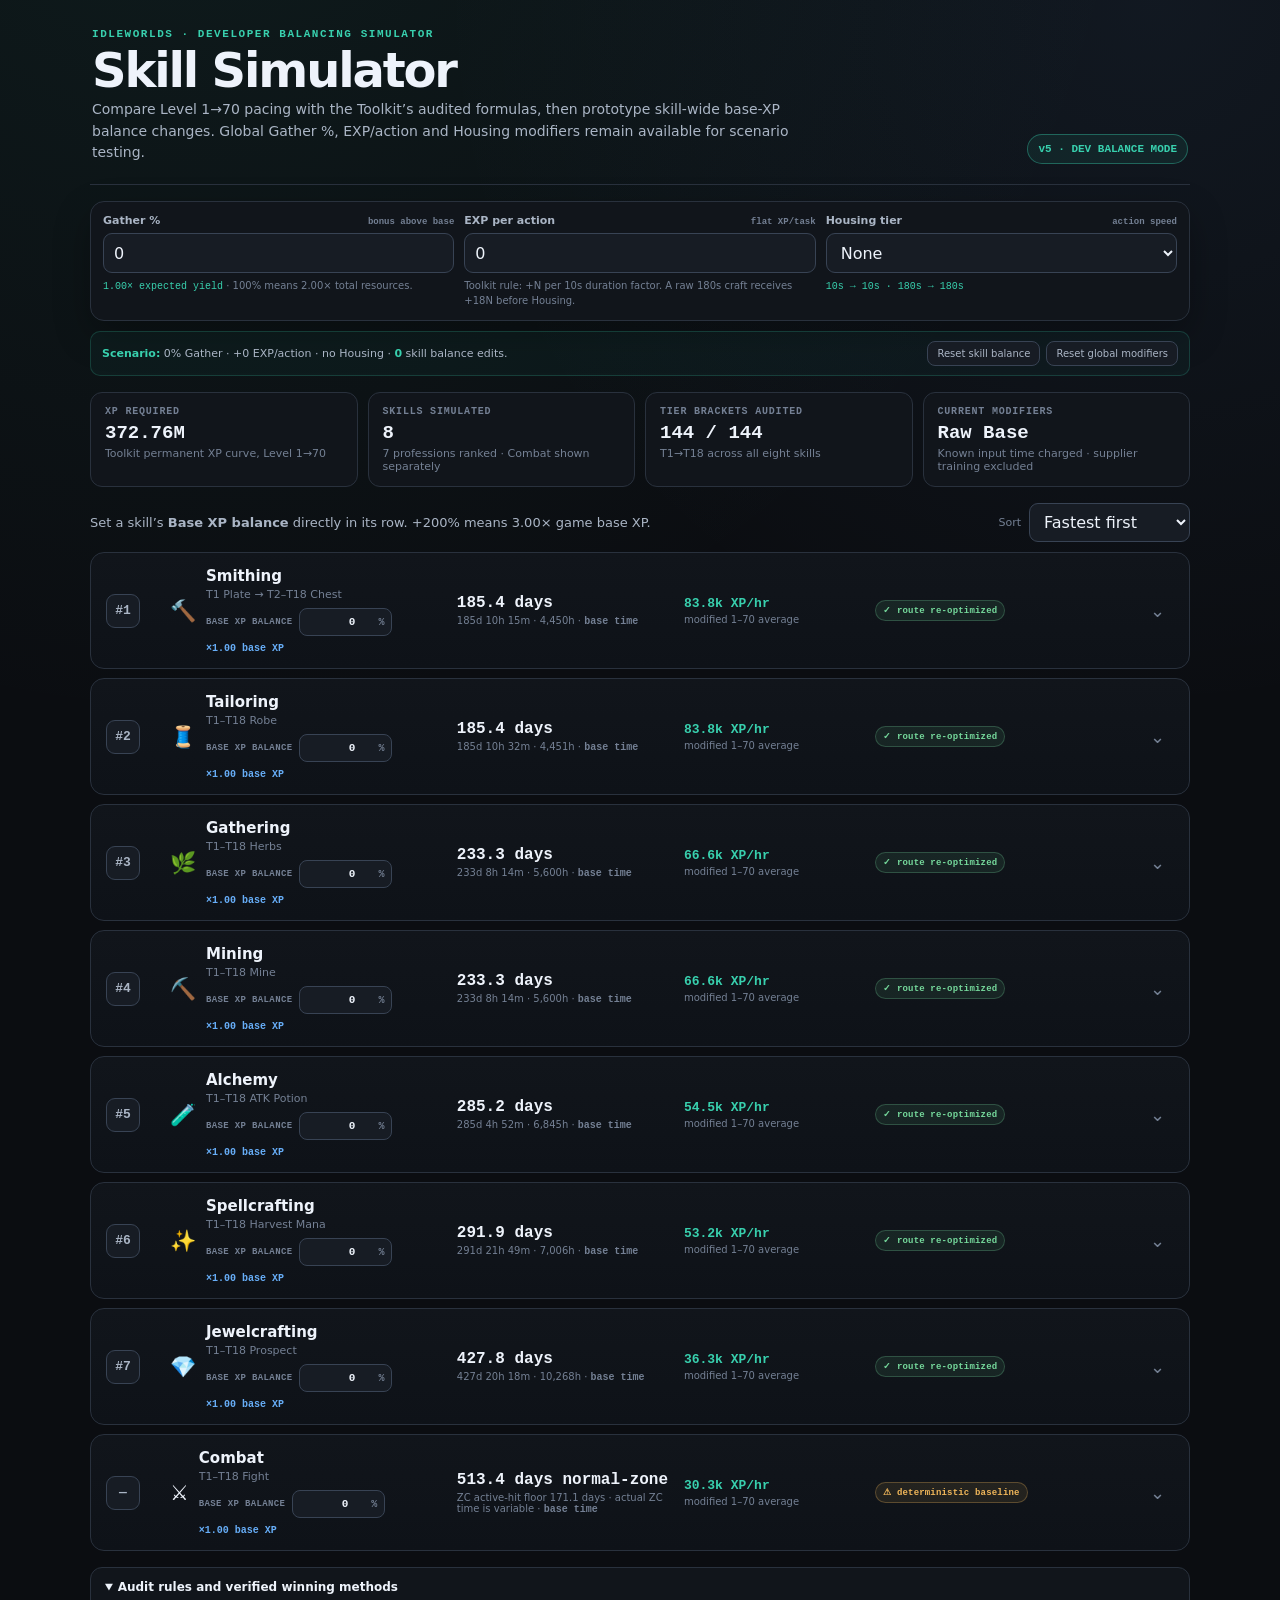
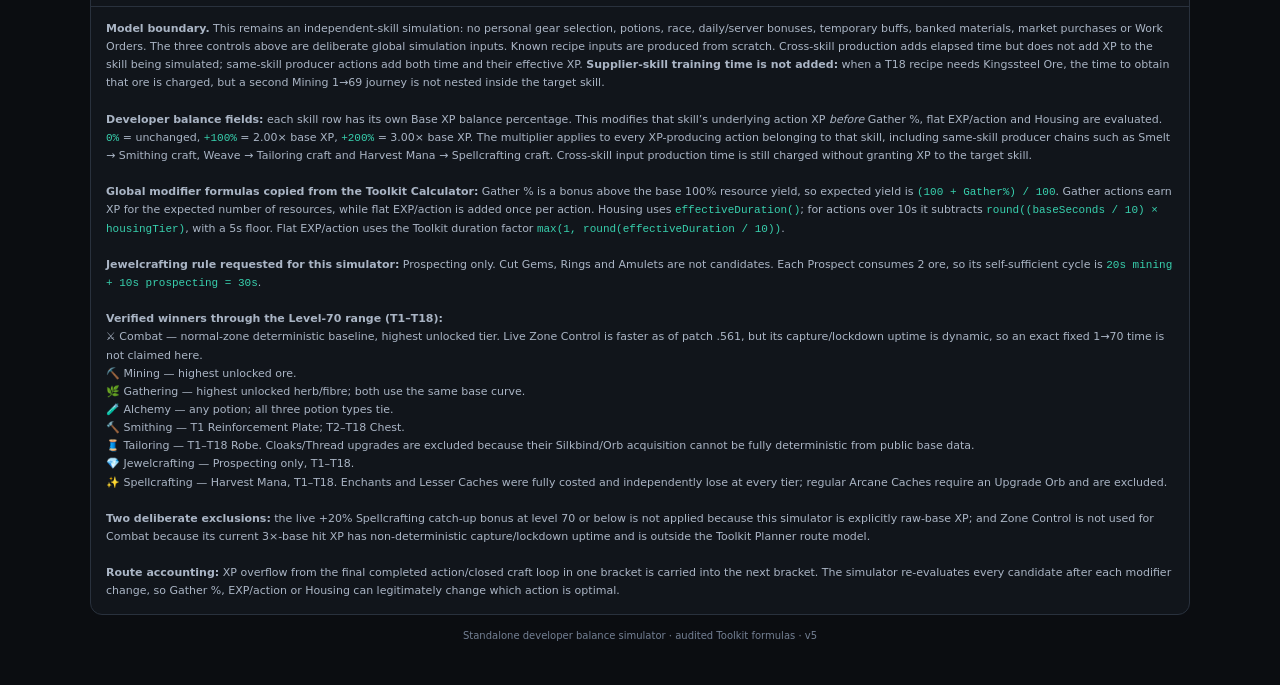
<file: Skillsim/index.html>
<!doctype html>
<html lang="en">
<head>
<meta charset="utf-8">
<meta name="viewport" content="width=device-width,initial-scale=1">
<title>IdleWorlds Skill Simulator — Developer Balance Tool</title>
<style>
:root{
  color-scheme:dark;
  --bg:#0b0d11;
  --panel:#11151b;
  --panel2:#171c24;
  --panel3:#0e1218;
  --border:#29313d;
  --border2:#384354;
  --text:#eef3fb;
  --text2:#aab5c5;
  --text3:#748094;
  --teal:#38d0ae;
  --teal2:#1b7666;
  --blue:#67aef8;
  --gold:#e8b85f;
  --warn:#f1b75a;
  --bad:#ef7a7a;
  --good:#75d89b;
  --shadow:0 14px 36px rgba(0,0,0,.28);
  --radius:14px;
  --mono:"Cascadia Code","SFMono-Regular",Consolas,"Liberation Mono",monospace;
  --sans:Inter,ui-sans-serif,system-ui,-apple-system,BlinkMacSystemFont,"Segoe UI",sans-serif;
}
*{box-sizing:border-box}
html,body{margin:0;background:var(--bg);color:var(--text);font-family:var(--sans)}
body{
  min-height:100vh;
  background:
    radial-gradient(circle at 15% -10%,rgba(56,208,174,.08),transparent 35%),
    radial-gradient(circle at 90% 0%,rgba(103,174,248,.07),transparent 28%),
    var(--bg);
}
button,select,input{font:inherit}
.app{width:min(1100px,calc(100% - 28px));margin:0 auto;padding:28px 0 44px}
.hero{
  display:flex;align-items:flex-end;justify-content:space-between;gap:24px;
  padding:0 2px 20px;border-bottom:1px solid var(--border)
}
.kicker{font:700 11px var(--mono);letter-spacing:.14em;text-transform:uppercase;color:var(--teal)}
h1{margin:6px 0 5px;font-size:clamp(28px,5vw,48px);line-height:1;letter-spacing:-.045em}
.subtitle{max-width:730px;margin:0;color:var(--text2);font-size:14px;line-height:1.55}
.base-chip{
  flex:0 0 auto;border:1px solid rgba(56,208,174,.38);background:rgba(56,208,174,.08);
  color:var(--teal);padding:8px 10px;border-radius:999px;font:700 11px var(--mono);
  white-space:nowrap
}

.sim-controls{
  display:grid;grid-template-columns:repeat(3,minmax(0,1fr));gap:10px;
  margin:16px 0 10px;padding:12px;background:var(--panel);
  border:1px solid var(--border);border-radius:14px;box-shadow:var(--shadow)
}
.sim-field{min-width:0}
.sim-field label{
  display:flex;justify-content:space-between;align-items:baseline;gap:8px;
  margin-bottom:6px;color:var(--text2);font-size:11px;font-weight:750
}
.sim-field label span{color:var(--text3);font:600 9px var(--mono)}
.sim-field input,.sim-field select{
  width:100%;height:40px;border:1px solid var(--border2);background:var(--panel2);
  color:var(--text);border-radius:9px;padding:0 10px;outline:none
}
.sim-field input:focus,.sim-field select:focus{border-color:var(--teal)}
.sim-help{margin-top:6px;color:var(--text3);font-size:10px;line-height:1.45}
.sim-derived{color:var(--teal);font-family:var(--mono)}
.mod-strip{
  display:flex;align-items:center;justify-content:space-between;gap:10px;
  margin:0 0 14px;padding:9px 11px;border:1px solid rgba(56,208,174,.2);
  background:rgba(56,208,174,.045);border-radius:10px;color:var(--text2);font-size:11px
}
.mod-strip strong{color:var(--teal)}
.reset-btn{
  flex:0 0 auto;border:1px solid var(--border2);background:var(--panel2);
  color:var(--text2);border-radius:8px;padding:6px 9px;cursor:pointer;font-size:10px
}
.reset-btn:hover{border-color:var(--teal);color:var(--text)}
.delta{color:var(--blue);font:700 10px var(--mono)}
.delta.zero{color:var(--text3)}

.metrics{display:grid;grid-template-columns:repeat(4,minmax(0,1fr));gap:10px;margin:16px 0}
.metric{
  background:var(--panel);border:1px solid var(--border);border-radius:12px;padding:13px 14px
}
.metric-label{font:700 10px var(--mono);text-transform:uppercase;letter-spacing:.08em;color:var(--text3)}
.metric-value{margin-top:5px;font:800 19px var(--mono);color:var(--text)}
.metric-sub{margin-top:3px;color:var(--text3);font-size:11px}
.toolbar{
  display:flex;align-items:center;justify-content:space-between;gap:12px;
  margin:16px 0 10px
}
.toolbar-left{font-size:13px;color:var(--text2)}
.toolbar-right{display:flex;align-items:center;gap:8px}
.toolbar label{font-size:11px;color:var(--text3)}
select{
  border:1px solid var(--border2);background:var(--panel2);color:var(--text);
  padding:8px 30px 8px 10px;border-radius:9px;outline:none
}
select:focus{border-color:var(--teal)}
.list{display:grid;gap:9px}
.skill{
  background:linear-gradient(180deg,var(--panel),var(--panel3));
  border:1px solid var(--border);border-radius:var(--radius);overflow:hidden;
  transition:border-color .15s ease
}
.skill[open]{border-color:var(--border2)}
.skill-summary{
  list-style:none;cursor:pointer;display:grid;
  grid-template-columns:52px minmax(150px,1.15fr) minmax(130px,.9fr) minmax(120px,.75fr) minmax(150px,1.1fr) 24px;
  align-items:center;gap:12px;padding:14px 15px
}
.skill-summary::-webkit-details-marker{display:none}
.rank{
  width:34px;height:34px;display:grid;place-items:center;border:1px solid var(--border2);
  border-radius:9px;background:var(--panel2);font:800 13px var(--mono);color:var(--text2)
}
.skill-name{display:flex;align-items:center;gap:10px;min-width:0}

.skill-balance-inline{
  display:flex;align-items:center;gap:7px;flex-wrap:wrap;margin-top:7px;
  color:var(--text3);font-size:10px
}
.skill-balance-inline label{
  font:700 9px var(--mono);letter-spacing:.04em;text-transform:uppercase;
  color:var(--text3);white-space:nowrap
}
.balance-input-wrap{
  display:inline-flex;align-items:center;height:28px;border:1px solid var(--border2);
  background:var(--panel2);border-radius:8px;overflow:hidden
}
.skill-balance-input{
  width:76px;height:26px;border:0;background:transparent;color:var(--text);
  padding:0 6px;text-align:right;outline:none;font:700 11px var(--mono)
}
.balance-input-wrap:focus-within{border-color:var(--teal)}
.balance-suffix{
  height:100%;display:flex;align-items:center;padding:0 7px 0 2px;
  color:var(--text3);font:700 10px var(--mono)
}
.balance-derived{font:700 10px var(--mono);color:var(--blue);white-space:nowrap}
.balance-reset{
  border:0;background:transparent;color:var(--text3);cursor:pointer;padding:2px 4px;
  font-size:11px;border-radius:5px
}
.balance-reset:hover{color:var(--text);background:rgba(255,255,255,.05)}
.balance-active .rank{border-color:rgba(103,174,248,.45);color:var(--blue)}
.balance-active .skill-title::after{
  content:" BALANCED";margin-left:7px;color:var(--blue);font:700 8px var(--mono);
  letter-spacing:.08em;vertical-align:middle
}

.skill-icon{font-size:21px}
.skill-title{font-size:15px;font-weight:750}
.skill-route{margin-top:3px;color:var(--text3);font-size:11px;white-space:nowrap;overflow:hidden;text-overflow:ellipsis}
.big-time{font:800 16px var(--mono)}
.small-label{margin-top:3px;color:var(--text3);font-size:10px}
.rate{font:750 13px var(--mono);color:var(--teal)}
.status{display:flex;gap:5px;flex-wrap:wrap}
.badge{
  display:inline-flex;align-items:center;border-radius:999px;padding:4px 7px;
  font:700 9px var(--mono);letter-spacing:.02em;white-space:nowrap
}
.badge.clean{background:rgba(117,216,155,.09);color:var(--good);border:1px solid rgba(117,216,155,.25)}
.badge.warn{background:rgba(241,183,90,.09);color:var(--warn);border:1px solid rgba(241,183,90,.28)}
.chev{font-size:18px;color:var(--text3);transition:transform .18s ease}
.skill[open] .chev{transform:rotate(180deg)}
.skill-body{border-top:1px solid var(--border);padding:14px 15px 16px}
.route-head{display:flex;justify-content:space-between;gap:14px;align-items:flex-start;margin-bottom:11px}
.route-head strong{font-size:13px}
.route-head p{margin:3px 0 0;color:var(--text3);font-size:11px;line-height:1.45}
.route-table-wrap{overflow-x:auto;border:1px solid var(--border);border-radius:10px}
table{width:100%;border-collapse:collapse;min-width:720px}
th,td{padding:9px 10px;text-align:left;border-bottom:1px solid var(--border)}
tr:last-child td{border-bottom:0}
th{background:var(--panel2);font:700 9px var(--mono);letter-spacing:.06em;text-transform:uppercase;color:var(--text3)}
td{font-size:11px;color:var(--text2)}
td strong{color:var(--text)}
.mono{font-family:var(--mono)}
.optimistic{color:var(--warn)}
.note{
  margin-top:14px;padding:12px 13px;border:1px solid rgba(241,183,90,.22);
  background:rgba(241,183,90,.055);border-radius:10px;color:var(--text2);font-size:11px;line-height:1.55
}
.method{
  margin-top:16px;border:1px solid var(--border);border-radius:12px;background:var(--panel);overflow:hidden
}
.method summary{cursor:pointer;padding:12px 14px;font-weight:700;font-size:12px}
.method-body{border-top:1px solid var(--border);padding:13px 15px;color:var(--text2);font-size:11px;line-height:1.65}
.method-body code{font-family:var(--mono);color:var(--teal)}
.footer{margin-top:15px;color:var(--text3);font-size:10px;text-align:center}
@media(max-width:800px){
  .hero{align-items:flex-start;flex-direction:column}
  .metrics{grid-template-columns:1fr}
  .sim-controls{grid-template-columns:1fr}
  .skill-summary{grid-template-columns:40px 1fr 120px 20px}
  .skill-summary .avg-col,.skill-summary .status-col{display:none}
}
@media(max-width:520px){
  .app{width:min(100% - 18px,1100px);padding-top:18px}
  .skill-summary{grid-template-columns:34px 1fr 20px;padding:12px}
  .skill-summary .time-col{grid-column:2}
  .rank{width:30px;height:30px}
  .toolbar{align-items:flex-start;flex-direction:column}
}
</style>
</head>
<body>
<main class="app">
  <section class="hero">
    <div>
      <div class="kicker">IdleWorlds · Developer balancing simulator</div>
      <h1>Skill Simulator</h1>
      <p class="subtitle">Compare Level 1→70 pacing with the Toolkit’s audited formulas, then prototype skill-wide base-XP balance changes. Global Gather %, EXP/action and Housing modifiers remain available for scenario testing.</p>
    </div>
    <div class="base-chip">v5 · DEV BALANCE MODE</div>
  </section>


  <section class="sim-controls" aria-label="Simulation modifiers">
    <div class="sim-field">
      <label for="sim-gather">Gather % <span>bonus above base</span></label>
      <input id="sim-gather" type="number" min="0" max="1000" step="1" value="0" inputmode="decimal">
      <div class="sim-help"><span class="sim-derived" id="sim-gather-derived">1.00× expected yield</span> · 100% means 2.00× total resources.</div>
    </div>
    <div class="sim-field">
      <label for="sim-xp-flat">EXP per action <span>flat XP/task</span></label>
      <input id="sim-xp-flat" type="number" min="0" max="100000" step="1" value="0" inputmode="numeric">
      <div class="sim-help">Toolkit rule: +N per 10s duration factor. A raw 180s craft receives +18N before Housing.</div>
    </div>
    <div class="sim-field">
      <label for="sim-housing">Housing tier <span>action speed</span></label>
      <select id="sim-housing">
        <option value="0">None</option>
        <option value="1">Camp — Tier 1</option>
        <option value="2">Cottage — Tier 2</option>
        <option value="3">Villa — Tier 3</option>
        <option value="4">Manor — Tier 4</option>
        <option value="5">Citadel — Tier 5</option>
      </select>
      <div class="sim-help"><span class="sim-derived" id="sim-housing-derived">10s → 10s · 180s → 180s</span></div>
    </div>
  </section>

  <div class="mod-strip">
    <div id="modifier-summary"><strong>Base simulation:</strong> 0% Gather · +0 EXP/action · no Housing.</div>
    <div style="display:flex;gap:6px;flex-wrap:wrap;">
      <button type="button" class="reset-btn" id="reset-skill-balance">Reset skill balance</button>
      <button type="button" class="reset-btn" id="reset-modifiers">Reset global modifiers</button>
    </div>
  </div>

  <section class="metrics" aria-label="Simulation summary">
    <div class="metric">
      <div class="metric-label">XP required</div>
      <div class="metric-value" id="xp-total">—</div>
      <div class="metric-sub">Toolkit permanent XP curve, Level 1→70</div>
    </div>
    <div class="metric">
      <div class="metric-label">Skills simulated</div>
      <div class="metric-value" id="skill-count">8</div>
      <div class="metric-sub">7 professions ranked · Combat shown separately</div>
    </div>
    <div class="metric">
      <div class="metric-label">Tier brackets audited</div>
      <div class="metric-value">144 / 144</div>
      <div class="metric-sub">T1→T18 across all eight skills</div>
    </div>
    <div class="metric">
      <div class="metric-label">Current modifiers</div>
      <div class="metric-value" id="model-label">Raw Base</div>
      <div class="metric-sub" id="model-sub">Known input time charged · supplier training excluded</div>
    </div>
  </section>

  <div class="toolbar">
    <div class="toolbar-left">Set a skill’s <strong>Base XP balance</strong> directly in its row. +200% means 3.00× game base XP.</div>
    <div class="toolbar-right">
      <label for="sort">Sort</label>
      <select id="sort">
        <option value="fast">Fastest first</option>
        <option value="slow">Slowest first</option>
        <option value="name">Skill name</option>
      </select>
    </div>
  </div>

  <section class="list" id="skill-list" aria-live="polite"></section>

  <details class="method" open>
    <summary>Audit rules and verified winning methods</summary>
    <div class="method-body">
      <strong>Model boundary.</strong> This remains an independent-skill simulation: no personal gear selection, potions, race, daily/server bonuses, temporary buffs, banked materials, market purchases or Work Orders. The three controls above are deliberate global simulation inputs. Known recipe inputs are produced from scratch. Cross-skill production adds elapsed time but does not add XP to the skill being simulated; same-skill producer actions add both time and their effective XP. <strong>Supplier-skill training time is not added:</strong> when a T18 recipe needs Kingssteel Ore, the time to obtain that ore is charged, but a second Mining 1→69 journey is not nested inside the target skill.<br><br>

      <strong>Developer balance fields:</strong> each skill row has its own Base XP balance percentage. This modifies that skill’s underlying action XP <em>before</em> Gather %, flat EXP/action and Housing are evaluated. <code>0%</code> = unchanged, <code>+100%</code> = 2.00× base XP, <code>+200%</code> = 3.00× base XP. The multiplier applies to every XP-producing action belonging to that skill, including same-skill producer chains such as Smelt → Smithing craft, Weave → Tailoring craft and Harvest Mana → Spellcrafting craft. Cross-skill input production time is still charged without granting XP to the target skill.<br><br>

      <strong>Global modifier formulas copied from the Toolkit Calculator:</strong> Gather % is a bonus above the base 100% resource yield, so expected yield is <code>(100 + Gather%) / 100</code>. Gather actions earn XP for the expected number of resources, while flat EXP/action is added once per action. Housing uses <code>effectiveDuration()</code>; for actions over 10s it subtracts <code>round((baseSeconds / 10) × housingTier)</code>, with a 5s floor. Flat EXP/action uses the Toolkit duration factor <code>max(1, round(effectiveDuration / 10))</code>.<br><br>

      <strong>Jewelcrafting rule requested for this simulator:</strong> Prospecting only. Cut Gems, Rings and Amulets are not candidates. Each Prospect consumes 2 ore, so its self-sufficient cycle is <code>20s mining + 10s prospecting = 30s</code>.<br><br>

      <strong>Verified winners through the Level-70 range (T1–T18):</strong><br>
      ⚔️ Combat — normal-zone deterministic baseline, highest unlocked tier. Live Zone Control is faster as of patch .561, but its capture/lockdown uptime is dynamic, so an exact fixed 1→70 time is not claimed here.<br>
      ⛏️ Mining — highest unlocked ore.<br>
      🌿 Gathering — highest unlocked herb/fibre; both use the same base curve.<br>
      🧪 Alchemy — any potion; all three potion types tie.<br>
      🔨 Smithing — T1 Reinforcement Plate; T2–T18 Chest.<br>
      🧵 Tailoring — T1–T18 Robe. Cloaks/Thread upgrades are excluded because their Silkbind/Orb acquisition cannot be fully deterministic from public base data.<br>
      💎 Jewelcrafting — Prospecting only, T1–T18.<br>
      ✨ Spellcrafting — Harvest Mana, T1–T18. Enchants and Lesser Caches were fully costed and independently lose at every tier; regular Arcane Caches require an Upgrade Orb and are excluded.<br><br>

      <strong>Two deliberate exclusions:</strong> the live +20% Spellcrafting catch-up bonus at level 70 or below is not applied because this simulator is explicitly raw-base XP; and Zone Control is not used for Combat because its current 3×-base hit XP has non-deterministic capture/lockdown uptime and is outside the Toolkit Planner route model.<br><br>

      <strong>Route accounting:</strong> XP overflow from the final completed action/closed craft loop in one bracket is carried into the next bracket. The simulator re-evaluates every candidate after each modifier change, so Gather %, EXP/action or Housing can legitimately change which action is optimal.
    </div>
  </details>

  <div class="footer">Standalone developer balance simulator · audited Toolkit formulas · v5</div>
</main>

<script>
(function(){
'use strict';

const MAX_LEVEL = 70;
const MAX_TIER = 34;
const ROUTE_MAX_TIER = 18; // Level 69 unlock; Level 70 is the target.
const MODEL_VERSION = '5.0-balance-tool';
const VERIFIED_PATCH = '0.2.0+2026-08-16.561';

const HOUSING_NAMES = {0:'None',1:'Camp',2:'Cottage',3:'Villa',4:'Manor',5:'Citadel'};
const BASE_SETTINGS = Object.freeze({gatherBonusPct:0,xpPerAction:0,housingTier:0});
let SIM_SETTINGS = {...BASE_SETTINGS};

function clampNum(v,lo,hi){
  const n=Number(v);
  return Number.isFinite(n)?Math.max(lo,Math.min(hi,n)):lo;
}
function balanceMultiplier(balancePct){
  return 1 + Math.max(0,Number(balancePct)||0)/100;
}
function balanceBaseXP(baseXP,balancePct){
  return Number(baseXP||0) * balanceMultiplier(balancePct);
}

// Exact current Toolkit housing formula.
function effectiveDuration(baseSec,housingTier){
  const h=Math.max(0,Math.min(5,parseInt(housingTier,10)||0));
  if(h<=0)return baseSec;
  if(baseSec<=10)return Math.max(5,baseSec-h);
  return Math.max(5,baseSec-Math.round((baseSec/10)*h));
}
function durationFactor(baseSec,housingTier){
  return Math.max(1,Math.round(effectiveDuration(baseSec,housingTier)/10));
}
function actionSeconds(baseSec,settings){
  return effectiveDuration(baseSec,(settings||SIM_SETTINGS).housingTier);
}
function gatherYield(settings){
  const g=Math.max(0,Number((settings||SIM_SETTINGS).gatherBonusPct)||0);
  return Math.max(1,(100+g)/100);
}
function gatherParts(settings){
  const total=100+Math.max(0,Number((settings||SIM_SETTINGS).gatherBonusPct)||0);
  return {
    guaranteed:Math.max(1,Math.floor(total/100)),
    partial:(total%100)/100,
    expected:Math.max(1,total/100)
  };
}
function weightByChance(lo,hi,p){
  const q=Math.min(1,Math.max(0,Number(p)||0));
  return (1-q)*lo+q*hi;
}
function isGatherLeaf(leaf){
  return leaf==='mining'||leaf==='gather_herb'||leaf==='gather_fiber'||leaf==='spell_harvest';
}

// Exact subset of getEffectiveXPParams() used by this simulator:
// no race/potions/server/daily/etc, only flat XP/action + gather + housing.
function effectiveActionXP(baseXP,baseSec,leaf,settings){
  const st=settings||SIM_SETTINGS;
  const flat=Math.max(0,Number(st.xpPerAction)||0);
  const df=durationFactor(baseSec,st.housingTier);
  const oneShot=(resources)=>{
    return Math.round(baseXP*resources + flat*df);
  };
  if(!isGatherLeaf(leaf))return oneShot(1);
  const gp=gatherParts(st);
  const lo=oneShot(gp.guaranteed);
  if(gp.partial<=0)return lo;
  const hi=oneShot(gp.guaranteed+1);
  return weightByChance(lo,hi,gp.partial);
}

function resourceSecondsPerUnit(settings){
  const st=settings||SIM_SETTINGS;
  return actionSeconds(10,st)/gatherYield(st);
}

const TIER_NAMES = {
  1:'Copper',2:'Iron',3:'Silver',4:'Gold',5:'Mythril',6:'Starsteel',7:'Obsidian',8:'Runite',
  9:'Dragonsteel',10:'Aethersteel',11:'Voidiron',12:'Celestium',13:'Bloodstone',14:'Moonsteel',
  15:'Sunforged',16:'Netherite',17:'Stormglass',18:'Kingssteel',19:'Eternium',20:'Astralium',
  21:'Gravite',22:'Frostiron',23:'Dusksteel',24:'Titanium',25:'Skysteel',26:'Emberium',
  27:'Soulsteel',28:'Chronite',29:'Worldforge',30:'Voidglass',31:'Thalassic',32:'Ashspire',
  33:'Glacirite',34:'Primordite'
};
const HERB_NAMES = {
  1:'Copperbloom',2:'Ironleaf',3:'Silverroot',4:'Golden Mint',5:'Mythril Moss',6:'Starpetal',
  7:'Obsidian Thorn',8:'Runebloom',9:'Embersage',10:'Aetherreed',11:'Void Fern',12:'Sunblossom',
  13:'Bloodvine',14:'Moonshade',15:'Sunflare Bloom',16:'Nether Bramble',17:'Stormsage',18:'Royal Thyme'
};
const FIBER_NAMES = {
  1:'Cotton',2:'Flax',3:'Wool',4:'Silk',5:'Mythril Silk',6:'Starweave',7:'Shadowweave',
  8:'Runic Thread',9:'Dragonscale Silk',10:'Aether Silk',11:'Void Thread',12:'Celestial Silk',
  13:'Bloodweave',14:'Moonsilk',15:'Sunweave',16:'Netherweave',17:'Stormsilk',18:'Regal Silk'
};

const SKILLS = [
  {key:'combat',label:'Combat',icon:'⚔️'},
  {key:'mining',label:'Mining',icon:'⛏️'},
  {key:'gathering',label:'Gathering',icon:'🌿'},
  {key:'smithing',label:'Smithing',icon:'🔨'},
  {key:'tailoring',label:'Tailoring',icon:'🧵'},
  {key:'alchemy',label:'Alchemy',icon:'🧪'},
  {key:'jewelcrafting',label:'Jewelcrafting',icon:'💎'},
  {key:'spellcrafting',label:'Spellcrafting',icon:'✨'}
];
const SKILL_BALANCE = Object.fromEntries(SKILLS.map(s=>[s.key,0]));

const SMITHING_XP_MULTIPLIER = 1.8;
const EQUIPMENT_CRAFT_XP_MULTIPLIER = 18;
const FIXED_CRAFT_SLOT_FACTOR = 3;

function skillXpForTier(t){
  const idx=t-1;
  return t<=8 ? 4+idx*4 : 40+(idx-8)*6;
}
function oresPerBar(t){
  if(t===1)return 2;if(t===2)return 4;if(t===3)return 6;if(t===4)return 7;return 8;
}
function tierForLevel(level){
  return Math.max(1,Math.min(MAX_TIER,Math.floor((Math.max(1,level)-1)/4)+1));
}
// 2026-09 patch: 22%/level compounding through the 73->74 step, 8%/level from 74 on
// (mirrors xpForLevel in ../index.html).
function xpForLevel(v){
  const exp=v<=73 ? 90*Math.pow(1.22,v-1) : 90*Math.pow(1.22,72)*Math.pow(1.08,v-73);
  return exp+v*v*6;
}
function totalXPToReach(a,b){
  let total=0;
  for(let v=a;v<b;v++) total+=xpForLevel(v);
  return total;
}
function round(n){ return Math.round(n); }

function smeltXP(t){ return round(skillXpForTier(t)*oresPerBar(t)*SMITHING_XP_MULTIPLIER); }
function alchemyXP(t){ return round(skillXpForTier(t)*7.2); }
function miningXP(t){ return 2*round(skillXpForTier(t)*1.1); }
function gatheringXP(t){ return miningXP(t); }
function combatXP(t){ return Math.max(1,round(skillXpForTier(t))); }
function prospectXP(t){ return round(skillXpForTier(t)*3.6); }
function harvestManaXP(t){ return round(miningXP(t)*0.8); }
function enchantXP(t){ return round((324+(t-1)*216)*0.8); }
function cacheXP(t){ return round(skillXpForTier(t)*1.6); }
function lesserCacheXP(t){ return round(skillXpForTier(t)*0.8); }
function weaveXP(t){ return round(skillXpForTier(t)*oresPerBar(t)*SMITHING_XP_MULTIPLIER); }
function fixedCraftXP(t){
  const base=6+(t-1)*4;
  return round(base*EQUIPMENT_CRAFT_XP_MULTIPLIER*FIXED_CRAFT_SLOT_FACTOR*SMITHING_XP_MULTIPLIER);
}

function smithInput(t,slot){
  const map={
    boots:[2,4,6,8,10],legs:[3,6,9,12,15],chest:[4,8,12,16,20],
    shield:[4,7,10,13,15],sword:[4,7,10,13,15]
  };
  const a=map[slot];
  return t<=5?a[t-1]:a[4];
}
function equipmentCraftXP(t,bars){
  const base=6+(t-1)*4;
  return round(base*EQUIPMENT_CRAFT_XP_MULTIPLIER*(bars/2)*SMITHING_XP_MULTIPLIER);
}
function tailorInput(t,slot){
  if(t>=5)return {hood:10,robe:20,gloves:10,leggings:15,boots:10}[slot];
  const early={
    1:{hood:2,robe:4,gloves:2,leggings:3,boots:2},
    2:{hood:4,robe:8,gloves:4,leggings:6,boots:4},
    3:{hood:6,robe:12,gloves:6,leggings:9,boots:6},
    4:{hood:8,robe:16,gloves:8,leggings:12,boots:8}
  };
  return early[t][slot];
}
function tailorCraftXP(t,slot){
  const base=6+(t-1)*4;
  const cloth=tailorInput(t,slot);
  return round(base*EQUIPMENT_CRAFT_XP_MULTIPLIER*(cloth/2)*SMITHING_XP_MULTIPLIER);
}

function candidate(label,leaf,xpUnit,timeUnit,opts){
  opts=opts||{};
  return {
    label,leaf,xpUnit,timeUnit,
    rate:timeUnit>0?xpUnit/timeUnit:0,
    unitLabel:opts.unitLabel||'action',
    note:opts.note||'',
    detail:opts.detail||'',
    baseXpUnit:opts.baseXpUnit!=null?opts.baseXpUnit:xpUnit
  };
}

function buildCandidates(group,t,settings,balancePct){
  const st=settings||SIM_SETTINGS;
  const balance=Math.max(0,Number(balancePct)||0);
  const balanced=(baseXP)=>balanceBaseXP(baseXP,balance);
  const effective=(baseXP,baseSec,leaf)=>effectiveActionXP(balanced(baseXP),baseSec,leaf,st);
  const metal=TIER_NAMES[t];
  const out=[];
  const gYield=gatherYield(st);
  const gatherSec=resourceSecondsPerUnit(st);
  const shortSec=actionSeconds(10,st);
  const craftSec=actionSeconds(180,st);

  if(group==='combat'){
    const base=combatXP(t);
    out.push(candidate(`Fight in ${metal} zone`,'combat',
      effective(base,10,'combat'),shortSec,{baseXpUnit:base}));
  }

  if(group==='mining'){
    const base=miningXP(t);
    out.push(candidate(`Mine ${metal} Ore`,'mining',
      effective(base,10,'mining'),shortSec,{
        baseXpUnit:base,
        detail:gYield>1?`${gYield.toFixed(2)}× expected resource/XP yield`:'1× base gather yield'
      }));
  }

  if(group==='gathering'){
    const base=gatheringXP(t);
    const xp=effective(base,10,'gather_herb');
    out.push(candidate(`Gather ${HERB_NAMES[t]||metal+' Herb'}`,'gather_herb',xp,shortSec,{
      baseXpUnit:base,note:'Fibre has identical XP/time at this tier.'
    }));
    out.push(candidate(`Gather ${FIBER_NAMES[t]||metal+' Fibre'}`,'gather_fiber',xp,shortSec,{
      baseXpUnit:base
    }));
  }

  if(group==='alchemy'){
    const base=alchemyXP(t);
    const xp=effective(base,10,'alchemy');
    const loopTime=shortSec+3*gatherSec;
    const detail=`${shortSec.toFixed(1)}s brew + ${(3*gatherSec).toFixed(1)}s expected herb gathering`;
    ['ATK','DEF','XP'].forEach(kind=>{
      out.push(candidate(`${metal} ${kind} Potion`,'alchemy',xp,loopTime,{
        baseXpUnit:base,unitLabel:'craft loop',detail
      }));
    });
  }

  if(group==='smithing'){
    const baseSmelt=smeltXP(t);
    const smeltEff=effective(baseSmelt,10,'smelt');
    const ore=oresPerBar(t);
    const smeltLoopTime=shortSec+ore*gatherSec;
    out.push(candidate(`Smelt ${metal} Bars`,'smelt',smeltEff,smeltLoopTime,{
      baseXpUnit:baseSmelt,
      detail:`${shortSec.toFixed(1)}s smelt + ${(ore*gatherSec).toFixed(1)}s expected ore mining`
    }));

    ['boots','legs','chest','shield','sword'].forEach(slot=>{
      const bars=smithInput(t,slot);
      const baseCraft=equipmentCraftXP(t,bars);
      const craftEff=effective(baseCraft,180,'smith_'+slot);
      const loopXP=craftEff+bars*smeltEff;
      const loopTime=craftSec+bars*smeltLoopTime;
      const label=slot==='chest'?`${metal} Chest`:
                  slot==='legs'?`${metal} Leggings`:
                  slot==='shield'?`${metal} Shield`:
                  slot==='sword'?`${metal} Sword`:
                  `${metal} Boots / Helm / Gloves`;
      out.push(candidate(label,'smith_'+slot,loopXP,loopTime,{
        baseXpUnit:baseCraft+bars*baseSmelt,
        unitLabel:'craft loop',
        detail:`1 craft + ${bars} smelts · ore inputs at ${gYield.toFixed(2)}× expected yield`
      }));
    });

    const bars=smithInput(t,'chest');
    const baseCraft=fixedCraftXP(t);
    const craftEff=effective(baseCraft,180,'smith_plate');
    out.push(candidate(`${metal} Reinforcement Plate`,'smith_plate',
      craftEff+bars*smeltEff,craftSec+bars*smeltLoopTime,{
        baseXpUnit:baseCraft+bars*baseSmelt,
        unitLabel:'craft loop',
        detail:`1 plate + ${bars} smelts · ore inputs at ${gYield.toFixed(2)}× expected yield`
      }));
  }

  if(group==='tailoring'){
    const fibre=oresPerBar(t);
    const baseWeave=weaveXP(t);
    const weaveEff=effective(baseWeave,10,'tailor_weave');
    const weaveLoopTime=shortSec+fibre*gatherSec;
    out.push(candidate(`Weave ${FIBER_NAMES[t]} Cloth`,'tailor_weave',
      weaveEff,weaveLoopTime,{
        baseXpUnit:baseWeave,
        detail:`${shortSec.toFixed(1)}s weave + ${(fibre*gatherSec).toFixed(1)}s expected fibre gathering`
      }));

    ['hood','robe','gloves','leggings','boots'].forEach(slot=>{
      const cloth=tailorInput(t,slot);
      const baseCraft=tailorCraftXP(t,slot);
      const craftEff=effective(baseCraft,180,'tailor_'+slot);
      const loopXP=craftEff+cloth*weaveEff;
      const loopTime=craftSec+cloth*weaveLoopTime;
      const pretty={hood:'Hood',robe:'Robe',gloves:'Gloves',leggings:'Leggings',boots:'Boots'}[slot];
      out.push(candidate(`${FIBER_NAMES[t]} ${pretty}`,'tailor_'+slot,loopXP,loopTime,{
        baseXpUnit:baseCraft+cloth*baseWeave,
        unitLabel:'craft loop',
        detail:`1 craft + ${cloth} weaves · fibre inputs at ${gYield.toFixed(2)}× expected yield`
      }));
    });
    // Cloaks remain excluded: Silkbind acquisition has no deterministic base rate.
  }

  if(group==='jewelcrafting'){
    // Prospecting-only by design. Every prospect consumes 2 ore; Gather %
    // reduces the expected Mining actions needed to supply those inputs.
    const base=prospectXP(t);
    const xp=effective(base,10,'jewel_prospect');
    const time=shortSec+2*gatherSec;
    out.push(candidate(`Prospect ${metal} Ore`,'jewel_prospect',xp,time,{
      baseXpUnit:base,
      detail:`${shortSec.toFixed(1)}s Prospect + ${(2*gatherSec).toFixed(1)}s expected time for 2 ore · Prospecting only`
    }));
  }

  if(group==='spellcrafting'){
    const baseHarvest=harvestManaXP(t);
    const harvestEff=effective(baseHarvest,10,'spell_harvest');
    out.push(candidate(`Harvest ${metal} Mana`,'spell_harvest',harvestEff,shortSec,{
      baseXpUnit:baseHarvest,
      detail:gYield>1?`${gYield.toFixed(2)}× expected Mana/XP yield`:'1× base Mana yield'
    }));

    // Enchant: 200 Mana + 200 Herbs. Mana harvesting is same-skill, so its
    // effective XP counts; Herb gathering is cross-skill time only.
    const manaActions=200/gYield;
    ['Boots','Gloves','Helm','Ring','Weapon'].forEach(slot=>{
      const baseCraft=enchantXP(t);
      const craftEff=effective(baseCraft,180,'spell_'+slot.toLowerCase());
      const xp=craftEff+manaActions*harvestEff;
      const time=craftSec+manaActions*shortSec+200*gatherSec;
      out.push(candidate(`${metal} ${slot} Enchant`,'spell_'+slot.toLowerCase(),xp,time,{
        baseXpUnit:baseCraft+manaActions*baseHarvest,
        unitLabel:'full craft loop',
        detail:`1 enchant + ${manaActions.toFixed(2)} expected Mana harvests + ${(200/gYield).toFixed(2)} expected Herb gathers`
      }));
    });

    // Lesser Cache: 200 Mana, all produced by same-skill Harvest Mana.
    {
      const baseCraft=lesserCacheXP(t);
      const craftEff=effective(baseCraft,10,'spell_lesser_cache');
      const xp=craftEff+manaActions*harvestEff;
      const time=shortSec+manaActions*shortSec;
      out.push(candidate(`Craft ${metal} Lesser Arcane Cache`,'spell_lesser_cache',xp,time,{
        baseXpUnit:baseCraft+manaActions*baseHarvest,
        unitLabel:'craft loop',
        detail:`1 cache + ${manaActions.toFixed(2)} expected Harvest Mana actions`
      }));
    }
    // Regular Arcane Cache remains excluded because Upgrade Orb acquisition
    // has no deterministic base-time model.
  }

  out.forEach(c=>{
    c.balancePct=balance;
    c.balanceMultiplier=balanceMultiplier(balance);
    c.balancedBaseXpUnit=balanceBaseXP(c.baseXpUnit,balance);
  });
  return out.sort((a,b)=>b.rate-a.rate || b.xpUnit-a.xpUnit);
}

function buildRoute(group,settings,balancePct){
  const boundaries=[1];
  for(let t=2;t<=ROUTE_MAX_TIER;t++){
    const lvl=1+(t-1)*4;
    if(lvl<MAX_LEVEL)boundaries.push(lvl);
  }
  boundaries.push(MAX_LEVEL);

  const steps=[];
  let totalTime=0;
  let xpCarry=0;

  for(let i=0;i<boundaries.length-1;i++){
    const from=boundaries[i],to=boundaries[i+1],tier=tierForLevel(from);
    const ranked=buildCandidates(group,tier,settings||SIM_SETTINGS,balancePct||0);
    const best=ranked[0];
    if(!best)continue;

    const bracketXP=totalXPToReach(from,to);
    const xpRequired=Math.max(0,bracketXP-xpCarry);
    const units=best.xpUnit>0?Math.ceil(xpRequired/best.xpUnit):0;
    const xpGained=units*best.xpUnit;
    const timeSec=units*best.timeUnit;

    totalTime+=timeSec;
    // Carry ALL overflow forward. The equivalent xpGained-xpRequired form
    // only works while old carry is smaller than the current bracket.
    xpCarry=Math.max(0,xpCarry+xpGained-bracketXP);

    steps.push({
      from,to,tier,
      action:best.label,
      leaf:best.leaf,
      rawXP:best.xpUnit,
      unitTime:best.timeUnit,
      xpPerHour:best.rate*3600,
      units,timeSec,
      unitLabel:best.unitLabel,
      detail:best.detail,
      note:best.note,
      xpCarry
    });
  }

  return {
    group,
    totalXP:totalXPToReach(1,MAX_LEVEL),
    totalTime,
    avgXPPerHour:totalXPToReach(1,MAX_LEVEL)/(totalTime/3600),
    balancePct:Math.max(0,Number(balancePct)||0),
    steps
  };
}

const METHOD_AUDIT = {
  combat:{
    verdict:'18/18 normal-zone tiers verified',
    method:'Highest unlocked normal-zone combat baseline',
    note:'Live Zone Control is faster after patch .561 (3× base XP per active hit). Continuous active-hit time is about 4,107.5h, but capture/lockdown downtime makes the real elapsed result variable; the normal-zone baseline is shown for deterministic comparison.'
  },
  mining:{
    verdict:'18/18 tiers verified',
    method:'Highest unlocked ore',
    note:'Single 10s base action family; XP rises monotonically by tier.'
  },
  gathering:{
    verdict:'18/18 tiers verified',
    method:'Highest unlocked herb / fibre',
    note:'Herb and fibre share the same 10s base XP curve.'
  },
  alchemy:{
    verdict:'18/18 tiers verified',
    method:'Any same-tier potion',
    note:'10s brew + 30s to gather 3 herbs; ATK/DEF/XP potions tie.'
  },
  smithing:{
    verdict:'18/18 tiers exhaustively compared',
    method:'T1 Plate → T2–T18 Chest',
    note:'Compared Smelt, Boots, Legs, Chest, Shield, Sword and Plate with ore→smelt input time.'
  },
  tailoring:{
    verdict:'18/18 deterministic tiers compared',
    method:'Robe at every tier',
    note:'Compared Weave + all five armour slots. Cloak/Thread routes excluded due unpriced Silkbind/Orb acquisition.'
  },
  jewelcrafting:{
    verdict:'Prospecting-only · 18/18 tiers',
    method:'Prospect highest unlocked ore',
    note:'Per user specification: no Cut Gem, Ring or Amulet routes. Each attempt includes mining 2 ore.'
  },
  spellcrafting:{
    verdict:'18/18 deterministic tiers compared',
    method:'Harvest Mana at every tier',
    note:'Compared Harvest, fully-costed Enchants and Lesser Caches. Full Cache excluded due Upgrade Orb.'
  }
};

function combatZoneControlActiveFloor(settings,balancePct){
  const st=settings||SIM_SETTINGS;
  const balance=Math.max(0,Number(balancePct)||0);
  let carry=0,total=0;
  const boundaries=[1];
  for(let t=2;t<=ROUTE_MAX_TIER;t++){
    const lvl=1+(t-1)*4;
    if(lvl<MAX_LEVEL)boundaries.push(lvl);
  }
  boundaries.push(MAX_LEVEL);
  for(let i=0;i<boundaries.length-1;i++){
    const from=boundaries[i],to=boundaries[i+1],tier=tierForLevel(from);
    // Patch .561: active ZC hit is 3× base combat XP, then the simulator's
    // allowed flat XP/action modifier is applied once through the normal 10s action.
    const zcBase=balanceBaseXP(combatXP(tier)*3,balance);
    const xpPerHit=effectiveActionXP(zcBase,10,'combat',st);
    const bracketXP=totalXPToReach(from,to);
    const required=Math.max(0,bracketXP-carry);
    const hits=Math.ceil(required/xpPerHit);
    const gained=hits*xpPerHit;
    total+=hits*actionSeconds(10,st);
    carry=Math.max(0,carry+gained-bracketXP);
  }
  return total;
}

function routeSynopsis(route){
  const groups=[];
  route.steps.forEach(s=>{
    const last=groups[groups.length-1];
    if(last&&last.leaf===s.leaf){
      last.to=s.to;last.tierTo=s.tier;
    }else{
      groups.push({leaf:s.leaf,label:s.action,from:s.from,to:s.to,tierFrom:s.tier,tierTo:s.tier});
    }
  });
  return groups.map(g=>{
    const tierText=g.tierFrom===g.tierTo?`T${g.tierFrom}`:`T${g.tierFrom}–T${g.tierTo}`;
    return `${tierText} ${shortAction(g.leaf,g.label)}`;
  }).join(' → ');
}
function shortAction(leaf,label){
  const map={
    combat:'Fight',mining:'Mine',gather_herb:'Herbs',gather_fiber:'Fibre',alchemy:'ATK Potion',
    smelt:'Smelt',smith_boots:'Boots',smith_legs:'Leggings',smith_chest:'Chest',
    smith_shield:'Shield',smith_sword:'Sword',smith_plate:'Plate',
    tailor_weave:'Weave',tailor_hood:'Hood',tailor_robe:'Robe',tailor_gloves:'Gloves',
    tailor_leggings:'Leggings',tailor_boots:'Boots',tailor_cloak:'Cloak',
    jewel_prospect:'Prospect',
    spell_harvest:'Harvest Mana',spell_boots:'Boots Enchant',spell_gloves:'Gloves Enchant',
    spell_helm:'Helm Enchant',spell_ring:'Ring Enchant',spell_weapon:'Weapon Enchant',
    spell_cache:'Arcane Cache',spell_lesser_cache:'Lesser Cache'
  };
  return map[leaf]||label;
}

function fmtNumber(n){
  if(Math.abs(n)>=1e9)return (n/1e9).toFixed(2).replace(/\.?0+$/,'')+'B';
  if(Math.abs(n)>=1e6)return (n/1e6).toFixed(2).replace(/\.?0+$/,'')+'M';
  if(Math.abs(n)>=1e3)return (n/1e3).toFixed(1).replace(/\.0$/,'')+'k';
  return Math.round(n).toLocaleString();
}
function fmtTime(sec){
  const day=86400,hour=3600;
  if(sec>=day){
    const d=sec/day;
    return `${d.toFixed(d>=100?1:2).replace(/\.00$/,'')} days`;
  }
  if(sec>=hour)return `${(sec/hour).toFixed(1)} hours`;
  return `${Math.round(sec/60)} min`;
}
function fmtLongTime(sec){
  const d=Math.floor(sec/86400);
  const h=Math.floor((sec%86400)/3600);
  const m=Math.floor((sec%3600)/60);
  return `${d.toLocaleString()}d ${h}h ${m}m`;
}
function esc(v){
  return String(v==null?'':v).replace(/[&<>"']/g,c=>({'&':'&amp;','<':'&lt;','>':'&gt;','"':'&quot;',"'":'&#39;'}[c]));
}

const BASE_RESULTS=SKILLS.map(skill=>Object.assign({},skill,buildRoute(skill.key,BASE_SETTINGS,0)));
let results=BASE_RESULTS.map(r=>({...r}));
let COMBAT_ZC_ACTIVE_FLOOR=combatZoneControlActiveFloor(SIM_SETTINGS,SKILL_BALANCE.combat);

function readSettings(){
  const gatherEl=document.getElementById('sim-gather');
  const xpEl=document.getElementById('sim-xp-flat');
  const houseEl=document.getElementById('sim-housing');
  return {
    gatherBonusPct:clampNum(gatherEl?gatherEl.value:0,0,1000),
    xpPerAction:Math.floor(clampNum(xpEl?xpEl.value:0,0,100000)),
    housingTier:Math.round(clampNum(houseEl?houseEl.value:0,0,5))
  };
}
function sameSettings(a,b){
  return a.gatherBonusPct===b.gatherBonusPct &&
         a.xpPerAction===b.xpPerAction &&
         a.housingTier===b.housingTier;
}
function recalculate(){
  SIM_SETTINGS=readSettings();
  results=SKILLS.map(skill=>Object.assign(
    {},skill,buildRoute(skill.key,SIM_SETTINGS,SKILL_BALANCE[skill.key]||0)
  ));
  COMBAT_ZC_ACTIVE_FLOOR=combatZoneControlActiveFloor(
    SIM_SETTINGS,SKILL_BALANCE.combat||0
  );
  updateModifierUI();
  render(document.getElementById('sort').value);
  window.SkillSimulator.results=results;
  window.SkillSimulator.settings={...SIM_SETTINGS};
  window.SkillSimulator.skillBalance={...SKILL_BALANCE};
  window.SkillSimulator.combatZoneControlActiveFloorSec=COMBAT_ZC_ACTIVE_FLOOR;
}
function updateModifierUI(){
  const yieldVal=gatherYield(SIM_SETTINGS);
  const gatherD=document.getElementById('sim-gather-derived');
  if(gatherD)gatherD.textContent=yieldVal.toFixed(2)+'× expected yield';

  const h=SIM_SETTINGS.housingTier;
  const houseD=document.getElementById('sim-housing-derived');
  if(houseD)houseD.textContent=
    `10s → ${effectiveDuration(10,h)}s · 180s → ${effectiveDuration(180,h)}s`;

  const base=sameSettings(SIM_SETTINGS,BASE_SETTINGS);
  const balanceEdits=Object.values(SKILL_BALANCE).filter(v=>Number(v)>0).length;
  const summary=document.getElementById('modifier-summary');
  if(summary){
    const globalText=base
      ? '0% Gather · +0 EXP/action · no Housing'
      : `+${SIM_SETTINGS.gatherBonusPct}% Gather (${yieldVal.toFixed(2)}×) · +${SIM_SETTINGS.xpPerAction} EXP/action · ${HOUSING_NAMES[h]} T${h}`;
    summary.innerHTML=`<strong>Scenario:</strong> ${globalText} · <strong>${balanceEdits}</strong> skill balance edit${balanceEdits===1?'':'s'}.`;
  }
  const label=document.getElementById('model-label');
  const sub=document.getElementById('model-sub');
  if(label)label.textContent=(base&&balanceEdits===0)?'Raw Base':'Balance Scenario';
  if(sub)sub.textContent=(base&&balanceEdits===0)
    ? 'Known input time charged · supplier training excluded'
    : `${yieldVal.toFixed(2)}× gather · +${SIM_SETTINGS.xpPerAction} XP/task · ${HOUSING_NAMES[h]} · ${balanceEdits} skill edit${balanceEdits===1?'':'s'}`;
}

window.SkillSimulator={
  version:MODEL_VERSION,
  verifiedPatch:VERIFIED_PATCH,
  settings:{...SIM_SETTINGS},
  skillBalance:{...SKILL_BALANCE},
  results,baseResults:BASE_RESULTS,
  buildRoute,buildCandidates,totalXPToReach,
  effectiveDuration,durationFactor,effectiveActionXP,gatherYield,
  balanceMultiplier,balanceBaseXP,
  methodAudit:METHOD_AUDIT,
  combatZoneControlActiveFloorSec:COMBAT_ZC_ACTIVE_FLOOR
};

function render(sortMode){
  const openSkills=new Set(Array.from(document.querySelectorAll('.skill[open]')).map(el=>el.dataset.skill));
  let rows=results.slice();
  if(sortMode==='fast')rows.sort((a,b)=>a.totalTime-b.totalTime||a.label.localeCompare(b.label));
  if(sortMode==='slow')rows.sort((a,b)=>b.totalTime-a.totalTime||a.label.localeCompare(b.label));
  if(sortMode==='name')rows.sort((a,b)=>a.label.localeCompare(b.label));

  const rankByFast={};
  const baseByKey=Object.fromEntries(BASE_RESULTS.map(r=>[r.key,r]));
  results.filter(r=>r.key!=='combat')
    .sort((a,b)=>a.totalTime-b.totalTime||a.label.localeCompare(b.label))
    .forEach((r,i)=>rankByFast[r.key]=i+1);

  document.getElementById('skill-list').innerHTML=rows.map(r=>{
    const base=baseByKey[r.key];
    const improvement=base&&base.totalTime>0?(1-r.totalTime/base.totalTime)*100:0;
    const deltaText=Math.abs(improvement)<0.005?'base time':`${improvement>=0?'↓':'↑'} ${Math.abs(improvement).toFixed(1)}% vs base`;
    const balancePct=Math.max(0,Number(SKILL_BALANCE[r.key])||0);
    const balanceMult=balanceMultiplier(balancePct);
    return `<details class="skill ${balancePct>0?'balance-active':''}" data-skill="${esc(r.key)}">
      <summary class="skill-summary">
        <div class="rank">${r.key==='combat'?'—':'#'+rankByFast[r.key]}</div>
        <div class="skill-name">
          <span class="skill-icon">${r.icon}</span>
          <div>
            <div class="skill-title">${esc(r.label)}</div>
            <div class="skill-route">${esc(routeSynopsis(r))}</div>
            <div class="skill-balance-inline">
              <label for="balance-${esc(r.key)}">Base XP balance</label>
              <span class="balance-input-wrap">
                <input class="skill-balance-input" id="balance-${esc(r.key)}" data-balance-skill="${esc(r.key)}"
                  type="number" min="0" max="10000" step="1" value="${balancePct}" inputmode="decimal"
                  aria-label="${esc(r.label)} base XP balance percent">
                <span class="balance-suffix">%</span>
              </span>
              <span class="balance-derived" data-balance-derived="${esc(r.key)}">×${balanceMult.toFixed(2)} base XP</span>
              ${balancePct>0?`<button type="button" class="balance-reset" data-reset-balance="${esc(r.key)}" title="Reset ${esc(r.label)} balance">↺</button>`:''}
            </div>
          </div>
        </div>
        <div class="time-col">
          <div class="big-time">${r.key==='combat' ? esc(fmtTime(r.totalTime))+' normal-zone' : esc(fmtTime(r.totalTime))}</div>
          <div class="small-label">${r.key==='combat'
            ? 'ZC active-hit floor '+esc(fmtTime(COMBAT_ZC_ACTIVE_FLOOR))+' · actual ZC time is variable'
            : esc(fmtLongTime(r.totalTime))+' · '+Math.round(r.totalTime/3600).toLocaleString()+'h'} · <span class="delta ${Math.abs(improvement)<0.005?'zero':''}">${deltaText}</span></div>
        </div>
        <div class="avg-col">
          <div class="rate">${fmtNumber(r.avgXPPerHour)} XP/hr</div>
          <div class="small-label">modified 1–70 average</div>
        </div>
        <div class="status status-col">
          ${r.key==='combat'
            ? `<span class="badge warn">⚠ deterministic baseline</span>`
            : `<span class="badge clean">✓ route re-optimized</span>`}
        </div>
        <div class="chev">⌄</div>
      </summary>
      <div class="skill-body">
        <div class="route-head">
          <div>
            <strong>${esc(r.label)} optimal route at current modifiers</strong>
            <p>${r.steps.length} level brackets · ${fmtNumber(r.totalXP)} total XP · ${r.key==='combat'
              ? Math.round(r.totalTime/3600).toLocaleString()+'h normal-zone baseline · '+Math.round(COMBAT_ZC_ACTIVE_FLOOR/3600).toLocaleString()+'h ZC active-hit floor'
              : Math.round(r.totalTime/3600).toLocaleString()+' hours'}</p>
          </div>
          <div class="status">
            ${balancePct>0?`<span class="badge clean">Base XP +${balancePct}% · ×${balanceMult.toFixed(2)}</span>`:''}
            ${r.key==='combat'
              ? `<span class="badge warn">⚠ ZC faster live; exact time variable</span>`
              : `<span class="badge clean">✓ audited winner</span>`}
          </div>
        </div>
        <div class="note" style="margin-top:0;margin-bottom:12px;border-color:rgba(56,208,174,.22);background:rgba(56,208,174,.045);">
          <strong>Raw-base audit:</strong> ${esc(METHOD_AUDIT[r.key].method)}. ${esc(METHOD_AUDIT[r.key].note)}
          ${routeSynopsis(r)!==routeSynopsis(base)?`<br><strong>Modifier-driven route change:</strong> ${esc(routeSynopsis(r))}`:''}
        </div>
        <div class="route-table-wrap">
          <table>
            <thead><tr>
              <th>Levels</th><th>Tier</th><th>Best activity</th><th>Effective XP / unit</th>
              <th>Effective XP/hr</th><th>Bracket time</th>
            </tr></thead>
            <tbody>
              ${r.steps.map(s=>`<tr>
                <td class="mono"><strong>${s.from}→${s.to}</strong></td>
                <td class="mono">T${s.tier}<br><span style="color:var(--text3)">${esc(TIER_NAMES[s.tier])}</span></td>
                <td><strong>${esc(s.action)}</strong>
                  ${s.optimistic?` <span class="optimistic">⚠</span>`:''}
                  <div class="small-label">${esc(s.detail||s.note||s.unitLabel)}</div>
                </td>
                <td class="mono">${fmtNumber(s.rawXP)}<div class="small-label">per ${esc(s.unitLabel)} · game base ${fmtNumber(s.baseXpUnit)}${s.balancePct>0?' · base XP ×'+s.balanceMultiplier.toFixed(2):''}</div></td>
                <td class="mono">${fmtNumber(s.xpPerHour)}</td>
                <td class="mono">${esc(fmtTime(s.timeSec))}<div class="small-label">carry ${fmtNumber(s.xpCarry)} XP</div></td>
              </tr>`).join('')}
            </tbody>
          </table>
        </div>
      </div>
    </details>`;
  }).join('');
  openSkills.forEach(key=>{
    const el=document.querySelector(`.skill[data-skill="${CSS.escape(key)}"]`);
    if(el)el.open=true;
  });
  wireSkillBalanceInputs();
}

function wireSkillBalanceInputs(){
  document.querySelectorAll('.skill-balance-input').forEach(input=>{
    const stop=e=>e.stopPropagation();
    input.addEventListener('click',stop);
    input.addEventListener('pointerdown',stop);
    input.addEventListener('keydown',e=>{
      e.stopPropagation();
      if(e.key==='Enter')input.blur();
    });
    input.addEventListener('input',()=>{
      const v=clampNum(input.value,0,10000);
      const key=input.dataset.balanceSkill;
      const d=document.querySelector(`[data-balance-derived="${CSS.escape(key)}"]`);
      if(d)d.textContent='×'+balanceMultiplier(v).toFixed(2)+' base XP';
    });
    input.addEventListener('change',()=>{
      const key=input.dataset.balanceSkill;
      SKILL_BALANCE[key]=clampNum(input.value,0,10000);
      recalculate();
    });
  });

  document.querySelectorAll('.balance-reset').forEach(btn=>{
    const stop=e=>e.stopPropagation();
    btn.addEventListener('click',e=>{
      e.stopPropagation();
      const key=btn.dataset.resetBalance;
      SKILL_BALANCE[key]=0;
      recalculate();
    });
    btn.addEventListener('pointerdown',stop);
  });
}

function selfCheck(){
  const failures=[];
  function eq(label,a,b){if(a!==b)failures.push(`${label}: ${a} != ${b}`);}
  function ok(label,cond){if(!cond)failures.push(label);}

  // ── Current live recipe anchors: T1 / T5 / T18 ─────────────────
  // These guard both the formula and the post-Aug-15 180s craft rollback.
  const fixtures=[
    ['Alchemy T1',alchemyXP(1),29],['Alchemy T5',alchemyXP(5),144],['Alchemy T18',alchemyXP(18),677],
    ['Prospect T1',prospectXP(1),14],['Prospect T5',prospectXP(5),72],['Prospect T18',prospectXP(18),338],
    ['Smelt T1',smeltXP(1),14],['Smelt T5',smeltXP(5),288],['Smelt T18',smeltXP(18),1354],
    ['Chest T1',equipmentCraftXP(1,smithInput(1,'chest')),389],
    ['Chest T5',equipmentCraftXP(5,smithInput(5,'chest')),7128],
    ['Chest T18',equipmentCraftXP(18,smithInput(18,'chest')),23976],
    ['Robe T1',tailorCraftXP(1,'robe'),389],
    ['Robe T5',tailorCraftXP(5,'robe'),7128],
    ['Robe T18',tailorCraftXP(18,'robe'),23976],
    ['Enchant T1',enchantXP(1),259],['Enchant T5',enchantXP(5),950],['Enchant T18',enchantXP(18),3197],
    ['Lesser Cache T1',lesserCacheXP(1),3],['Lesser Cache T5',lesserCacheXP(5),16],['Lesser Cache T18',lesserCacheXP(18),75],
    ['Plate T1',fixedCraftXP(1),583],['Plate T5',fixedCraftXP(5),2138],['Plate T18',fixedCraftXP(18),7193]
  ];
  fixtures.forEach(f=>eq(f[0],f[1],f[2]));
  eq('T1 ore/bar input',oresPerBar(1),2);
  eq('T5 ore/bar input',oresPerBar(5),8);
  eq('T18 ore/bar input',oresPerBar(18),8);
  eq('T1 Chest bars',smithInput(1,'chest'),4);
  eq('T5 Chest bars',smithInput(5,'chest'),20);
  eq('T18 Chest bars',smithInput(18,'chest'),20);
  eq('T1 Robe cloth',tailorInput(1,'robe'),4);
  eq('T5 Robe cloth',tailorInput(5,'robe'),20);
  eq('T18 Robe cloth',tailorInput(18,'robe'),20);

  // ── Exhaustive winner audit, every tier used from Lv1→70 ──────
  for(let t=1;t<=ROUTE_MAX_TIER;t++){
    const expected={
      combat:'combat',
      mining:'mining',
      gathering:'gather_herb',
      alchemy:'alchemy',
      smithing:t===1?'smith_plate':'smith_chest',
      tailoring:'tailor_robe',
      jewelcrafting:'jewel_prospect',
      spellcrafting:'spell_harvest'
    };
    Object.keys(expected).forEach(group=>{
      const cs=buildCandidates(group,t,BASE_SETTINGS,0);
      ok(`${group} T${t} has candidates`,cs.length>0);
      if(cs.length) eq(`${group} T${t} winner`,cs[0].leaf,expected[group]);
    });

    // JC is intentionally Prospecting-only — there must be no accidental
    // Cut Gem, Ring or Amulet candidate hiding behind the UI.
    const jc=buildCandidates('jewelcrafting',t,BASE_SETTINGS,0);
    eq(`JC T${t} candidate count`,jc.length,1);
    if(jc[0]){
      eq(`JC T${t} prospect cycle`,jc[0].timeUnit,30);
      eq(`JC T${t} prospect XP`,jc[0].xpUnit,prospectXP(t));
    }

    // The highest unlocked tier must also beat EVERY lower unlocked tier.
    // This prevents an apparently "obvious" tier upgrade from being assumed
    // optimal without checking its full dependency cost.
    ['combat','mining','gathering','alchemy','smithing','tailoring','jewelcrafting','spellcrafting']
      .forEach(group=>{
        const current=buildCandidates(group,t,BASE_SETTINGS,0)[0];
        for(let lower=1;lower<t;lower++){
          const low=buildCandidates(group,lower,BASE_SETTINGS,0)[0];
          if(current&&low)
            ok(`${group} T${t} beats/equal lower T${lower}`,current.rate+1e-12>=low.rate);
        }
      });

    // Spellcrafting: explicitly reconfirm Harvest beats every deterministic
    // alternative after all known Mana/Herb production time is included.
    const sp=buildCandidates('spellcrafting',t,BASE_SETTINGS,0);
    const harvest=sp.find(x=>x.leaf==='spell_harvest');
    const ench=sp.find(x=>x.leaf==='spell_boots');
    const lesser=sp.find(x=>x.leaf==='spell_lesser_cache');
    ok(`Spell T${t} Harvest exists`,!!harvest);
    ok(`Spell T${t} Enchant exists`,!!ench);
    ok(`Spell T${t} Lesser Cache exists`,!!lesser);
    if(harvest&&ench) ok(`Spell T${t} Harvest > Enchant`,harvest.rate>ench.rate);
    if(harvest&&lesser) ok(`Spell T${t} Harvest > Lesser`,harvest.rate>lesser.rate);
  }

  // ── Exact method boundaries / independent rate anchors ─────────
  const sm1=buildCandidates('smithing',1,BASE_SETTINGS,0)[0];
  const sm2=buildCandidates('smithing',2,BASE_SETTINGS,0)[0];
  eq('Smithing T1 exact winner','smith_plate',sm1.leaf);
  eq('Smithing T2 exact winner','smith_chest',sm2.leaf);
  eq('Smithing T1 Plate loop XP',sm1.xpUnit,639);
  eq('Smithing T1 Plate loop time',sm1.timeUnit,300);

  const tr18=buildCandidates('tailoring',18,BASE_SETTINGS,0)[0];
  eq('Tailoring T18 winner','tailor_robe',tr18.leaf);
  eq('Tailoring T18 Robe loop XP',tr18.xpUnit,51056);
  eq('Tailoring T18 Robe loop time',tr18.timeUnit,1980);

  const a1=buildCandidates('alchemy',1,BASE_SETTINGS,0)[0];
  eq('Alchemy self-sufficient cycle time',a1.timeUnit,40);

  // ── Route integrity / continuous XP carry ─────────────────────
  BASE_RESULTS.forEach(r=>{
    eq(`${r.label} bracket count`,r.steps.length,18);
    ok(`${r.label} finite total`,Number.isFinite(r.totalTime)&&r.totalTime>0);
    ok(`${r.label} finite rate`,Number.isFinite(r.avgXPPerHour)&&r.avgXPPerHour>0);
    r.steps.forEach(st=>{
      ok(`${r.label} T${st.tier} finite step`,Number.isFinite(st.timeSec)&&st.timeSec>=0);
      ok(`${r.label} T${st.tier} nonnegative carry`,st.xpCarry>=0);
    });
  });

  // Expected fully audited totals with XP overflow carried between brackets.
  // A one-action/one-loop difference is enough to fail these anchors.
  const expectedHours={
    combat:12322.633333333333,
    mining:5600.233333333334,
    gathering:5600.233333333334,
    alchemy:6844.877777777778,
    smithing:4450.25,
    tailoring:4450.533333333334,
    jewelcrafting:10268.308333333332,
    spellcrafting:7005.825
  };
  BASE_RESULTS.forEach(r=>{
    const got=r.totalTime/3600,want=expectedHours[r.key];
    ok(`${r.label} total-time anchor`,Math.abs(got-want)<1e-9);
  });

  // JC must now be slower than every OTHER profession in this requested
  // prospect-only, self-sufficient model.
  const professions=BASE_RESULTS.filter(r=>r.key!=='combat');
  const slowest=professions.slice().sort((a,b)=>b.totalTime-a.totalTime)[0];
  eq('Slowest profession',slowest&&slowest.key,'jewelcrafting');

  // Current live Combat exception: Zone Control hits are 3× base. This is
  // an ACTIVE-HIT floor only, not a claim about capture/lockdown uptime.
  ok('ZC active-hit floor must beat JC profession time',
     combatZoneControlActiveFloor(BASE_SETTINGS,0) < slowest.totalTime);
  ok('ZC active-hit floor must beat normal-zone Combat',
     combatZoneControlActiveFloor(BASE_SETTINGS,0) < BASE_RESULTS.find(r=>r.key==='combat').totalTime);
  ok('ZC active-hit floor anchor',
     Math.abs(combatZoneControlActiveFloor(BASE_SETTINGS,0)/3600-4107.547222222222)<1e-9);

  // ── Modifier formula regressions copied from current Toolkit ─────
  eq('Housing T1 10s duration',effectiveDuration(10,1),9);
  eq('Housing T5 10s duration',effectiveDuration(10,5),5);
  eq('Housing T1 180s duration',effectiveDuration(180,1),162);
  eq('Housing T5 180s duration',effectiveDuration(180,5),90);
  eq('Housing T0 180s df',durationFactor(180,0),18);
  eq('Housing T1 180s df',durationFactor(180,1),16);
  eq('Housing T5 180s df',durationFactor(180,5),9);

  const g156={gatherBonusPct:156,xpPerAction:0,housingTier:0};
  ok('Gather +156% expected yield = 2.56x',Math.abs(gatherYield(g156)-2.56)<1e-12);
  // Mining T1 base 8 XP: 2 guaranteed resources + 56% chance of a third.
  ok('Gather expected XP weighting',
     Math.abs(effectiveActionXP(miningXP(1),10,'mining',g156)-20.48)<1e-9);

  const flat10={gatherBonusPct:0,xpPerAction:10,housingTier:0};
  eq('Flat XP on 10s action',effectiveActionXP(100,10,'combat',flat10),110);
  eq('Flat XP on 180s craft',effectiveActionXP(100,180,'smith_chest',flat10),280);

  const flat10Citadel={gatherBonusPct:0,xpPerAction:10,housingTier:5};
  eq('Citadel flat XP duration-factor reduction',
     effectiveActionXP(100,180,'smith_chest',flat10Citadel),190);
  eq('Citadel 180s wall time',actionSeconds(180,flat10Citadel),90);

  // Gather bonus must reduce upstream JC ore time even though Prospect itself
  // is not a gather action.
  const jcBase=buildCandidates('jewelcrafting',1,BASE_SETTINGS,0)[0];
  const jcG100=buildCandidates('jewelcrafting',1,{gatherBonusPct:100,xpPerAction:0,housingTier:0},0)[0];
  eq('JC base Prospect cycle 30s',jcBase.timeUnit,30);
  eq('JC +100% gather Prospect cycle 20s',jcG100.timeUnit,20);

  // Combined-modifier fixtures: +100% Gather, +10 XP/action, Citadel.
  const combo={gatherBonusPct:100,xpPerAction:10,housingTier:5};
  const mineCombo=buildCandidates('mining',1,combo)[0];
  eq('Combo Mining T1 effective XP',mineCombo.xpUnit,26);
  eq('Combo Mining T1 action seconds',mineCombo.timeUnit,5);

  const jcCombo=buildCandidates('jewelcrafting',1,combo)[0];
  eq('Combo JC T1 effective Prospect XP',jcCombo.xpUnit,24);
  eq('Combo JC T1 self-sufficient cycle seconds',jcCombo.timeUnit,10);

  const smithCombo=buildCandidates('smithing',1,combo)
    .find(x=>x.leaf==='smith_plate');
  eq('Combo Smith T1 Plate loop XP',smithCombo.xpUnit,769);
  eq('Combo Smith T1 Plate loop seconds',smithCombo.timeUnit,130);

  // ── Developer base-XP balance regressions ─────────────────────
  eq('Balance +0% multiplier',balanceMultiplier(0),1);
  eq('Balance +100% multiplier',balanceMultiplier(100),2);
  eq('Balance +200% multiplier',balanceMultiplier(200),3);
  eq('Balance +200% on 100 base XP',balanceBaseXP(100,200),300);

  const mining200=buildCandidates('mining',1,BASE_SETTINGS,200)[0];
  eq('Mining +200% T1 base 8 -> 24 XP',mining200.xpUnit,24);
  eq('Mining +200% leaves action time unchanged',mining200.timeUnit,10);

  const smith200=buildCandidates('smithing',1,BASE_SETTINGS,200)
    .find(x=>x.leaf==='smith_plate');
  eq('Smithing +200% scales whole same-skill Plate loop',smith200.xpUnit,1917);
  eq('Smithing +200% leaves dependency time unchanged',smith200.timeUnit,300);

  const combat200Flat10=buildCandidates(
    'combat',1,{gatherBonusPct:0,xpPerAction:10,housingTier:0},200
  )[0];
  eq('Skill balance applies before flat XP/action',combat200Flat10.xpUnit,22);

  const mining100Gather100=buildCandidates(
    'mining',1,{gatherBonusPct:100,xpPerAction:0,housingTier:0},100
  )[0];
  eq('Skill balance applies before Gather expected XP',mining100Gather100.xpUnit,32);

  const jc200=buildCandidates('jewelcrafting',1,BASE_SETTINGS,200)[0];
  eq('JC +200% Prospect-only XP',jc200.xpUnit,42);
  eq('JC +200% still costs 30s self-sufficient cycle',jc200.timeUnit,30);

  const smithBaseRoute=buildRoute('smithing',BASE_SETTINGS,0);
  const smith200Route=buildRoute('smithing',BASE_SETTINGS,200);
  ok('Smithing +200% shortens 1-70 time',
     smith200Route.totalTime < smithBaseRoute.totalTime);

  if(failures.length)console.warn('[Skill Simulator v5 audit] FAILED:',failures);
  return failures;
}
window.SkillSimulator.selfCheck=selfCheck;

document.getElementById('xp-total').textContent=fmtNumber(totalXPToReach(1,MAX_LEVEL));
document.getElementById('skill-count').textContent=String(SKILLS.length);
document.getElementById('sort').addEventListener('change',e=>render(e.target.value));
['sim-gather','sim-xp-flat'].forEach(id=>{
  const el=document.getElementById(id);
  if(el)el.addEventListener('input',recalculate);
});
document.getElementById('sim-housing').addEventListener('change',recalculate);
document.getElementById('reset-skill-balance').addEventListener('click',()=>{
  Object.keys(SKILL_BALANCE).forEach(k=>SKILL_BALANCE[k]=0);
  recalculate();
});
document.getElementById('reset-modifiers').addEventListener('click',()=>{
  document.getElementById('sim-gather').value='0';
  document.getElementById('sim-xp-flat').value='0';
  document.getElementById('sim-housing').value='0';
  recalculate();
});
updateModifierUI();
render('fast');
selfCheck();
})();
</script>
</body>
</html>
</file>
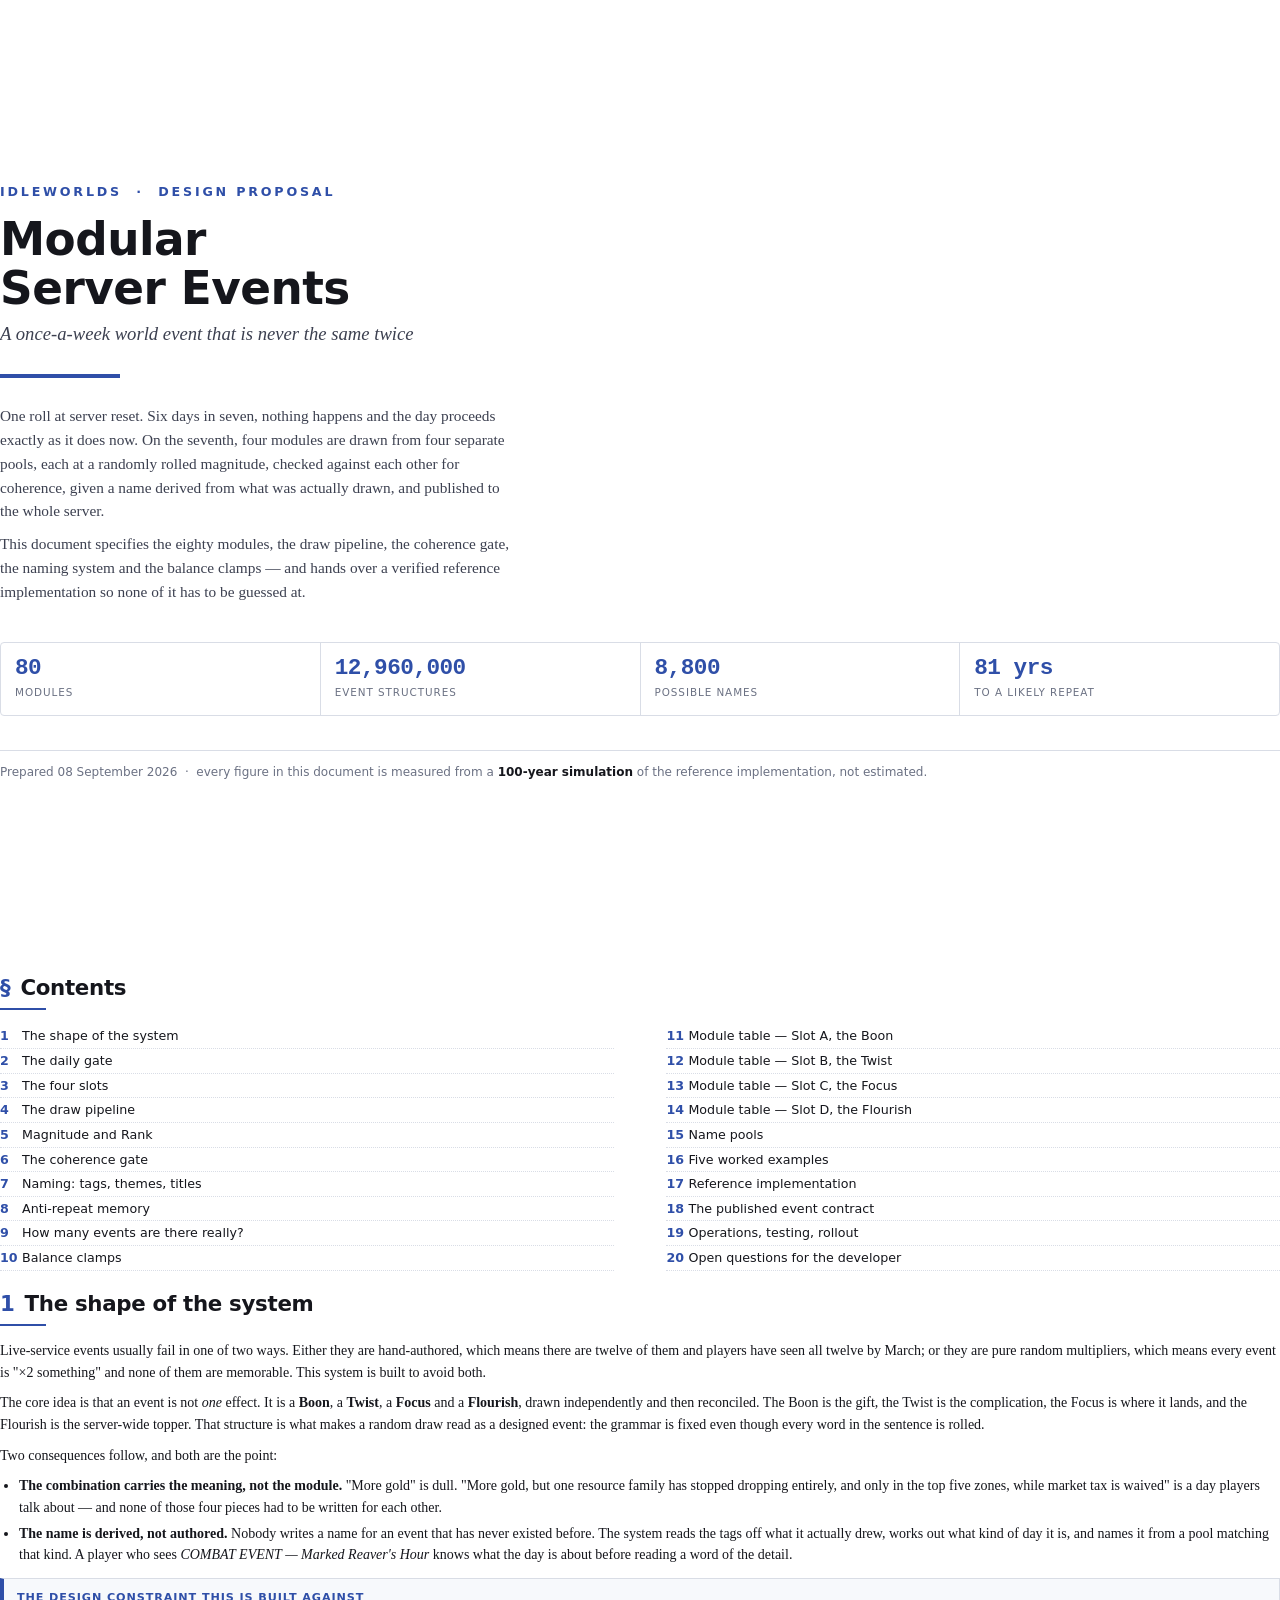
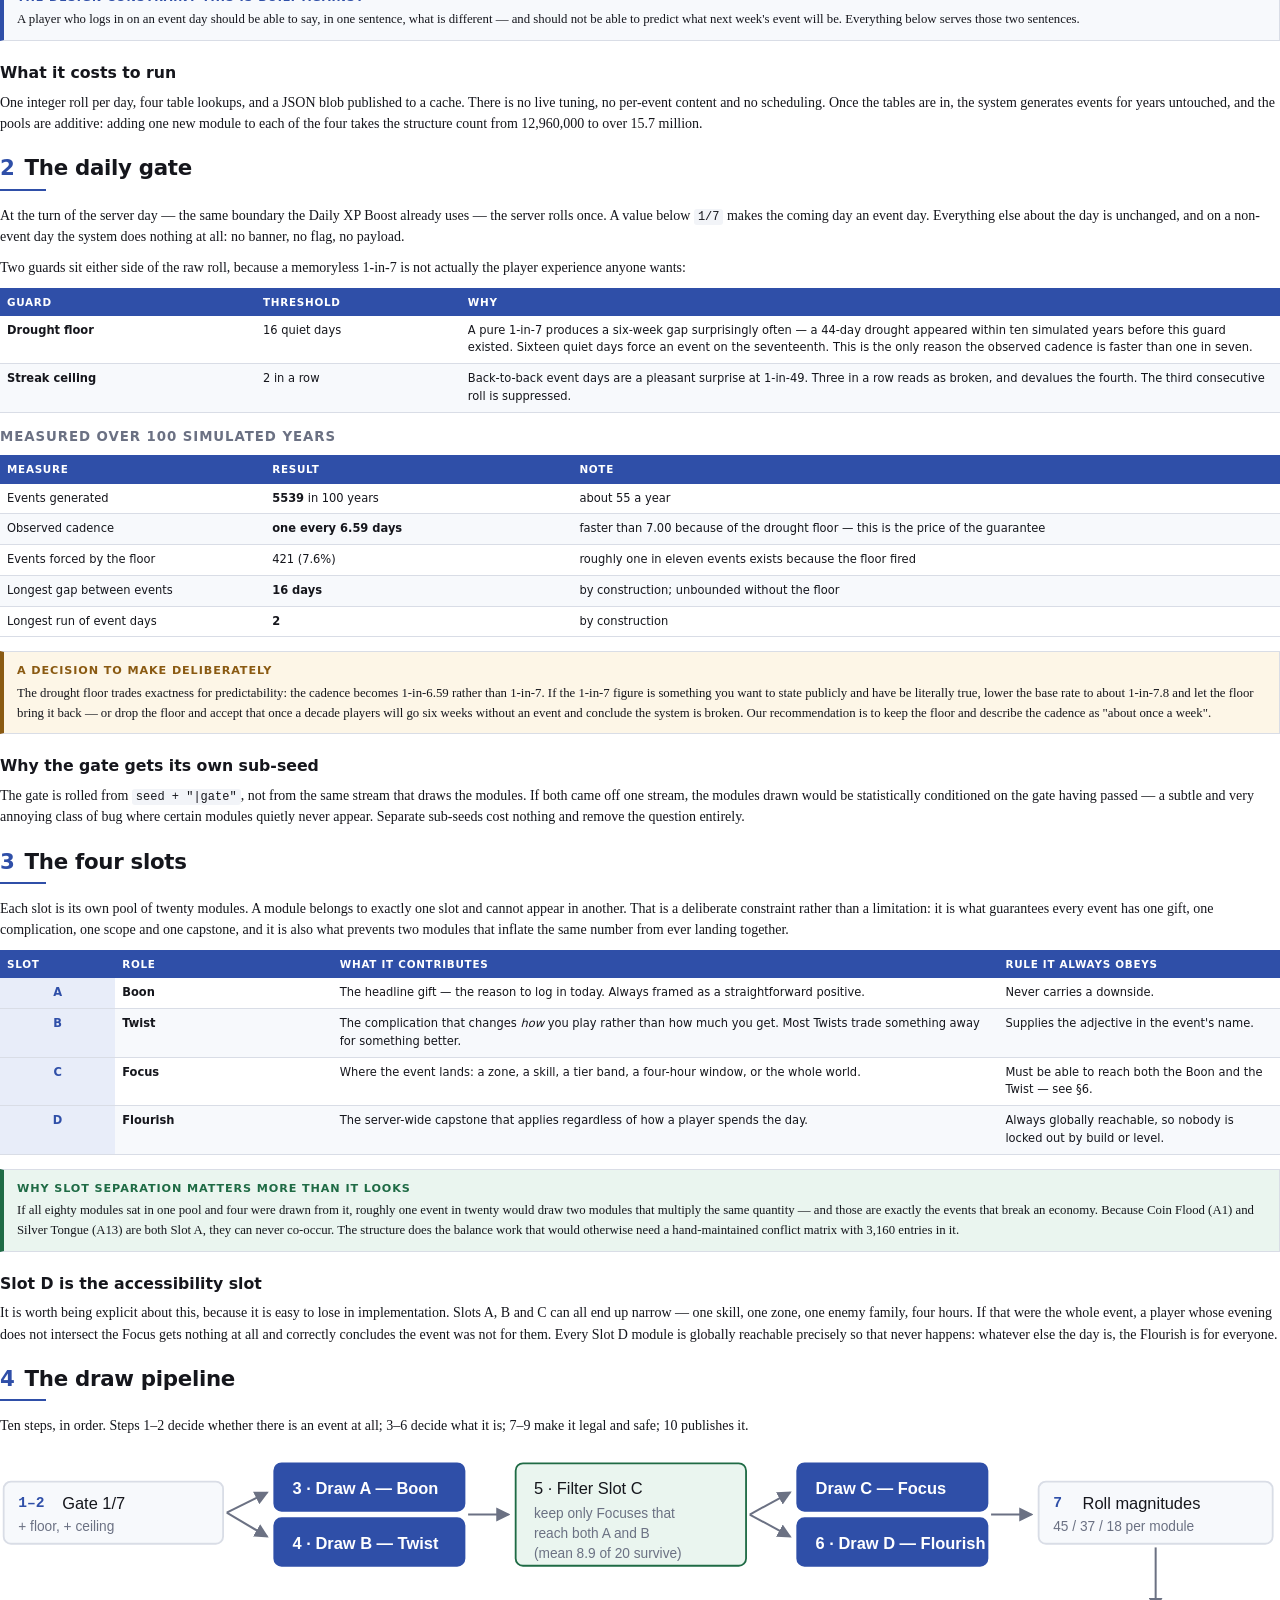
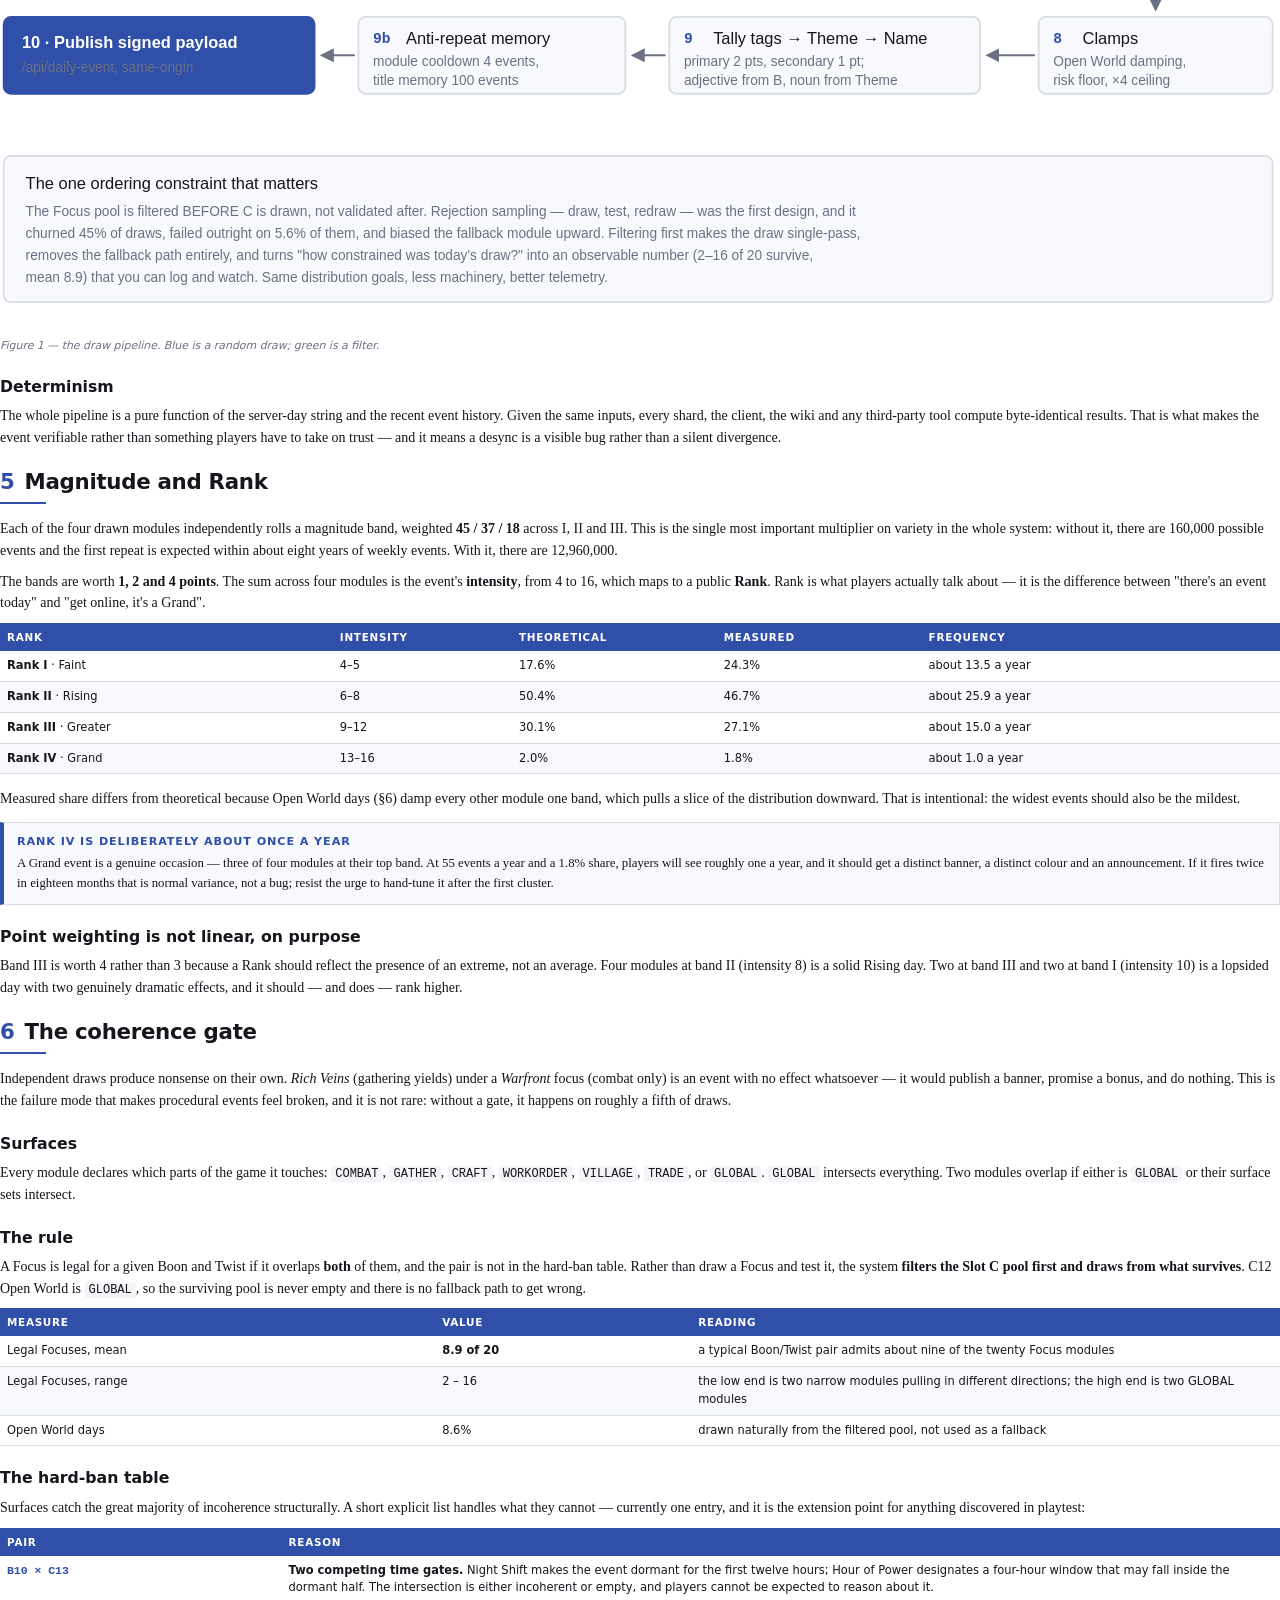
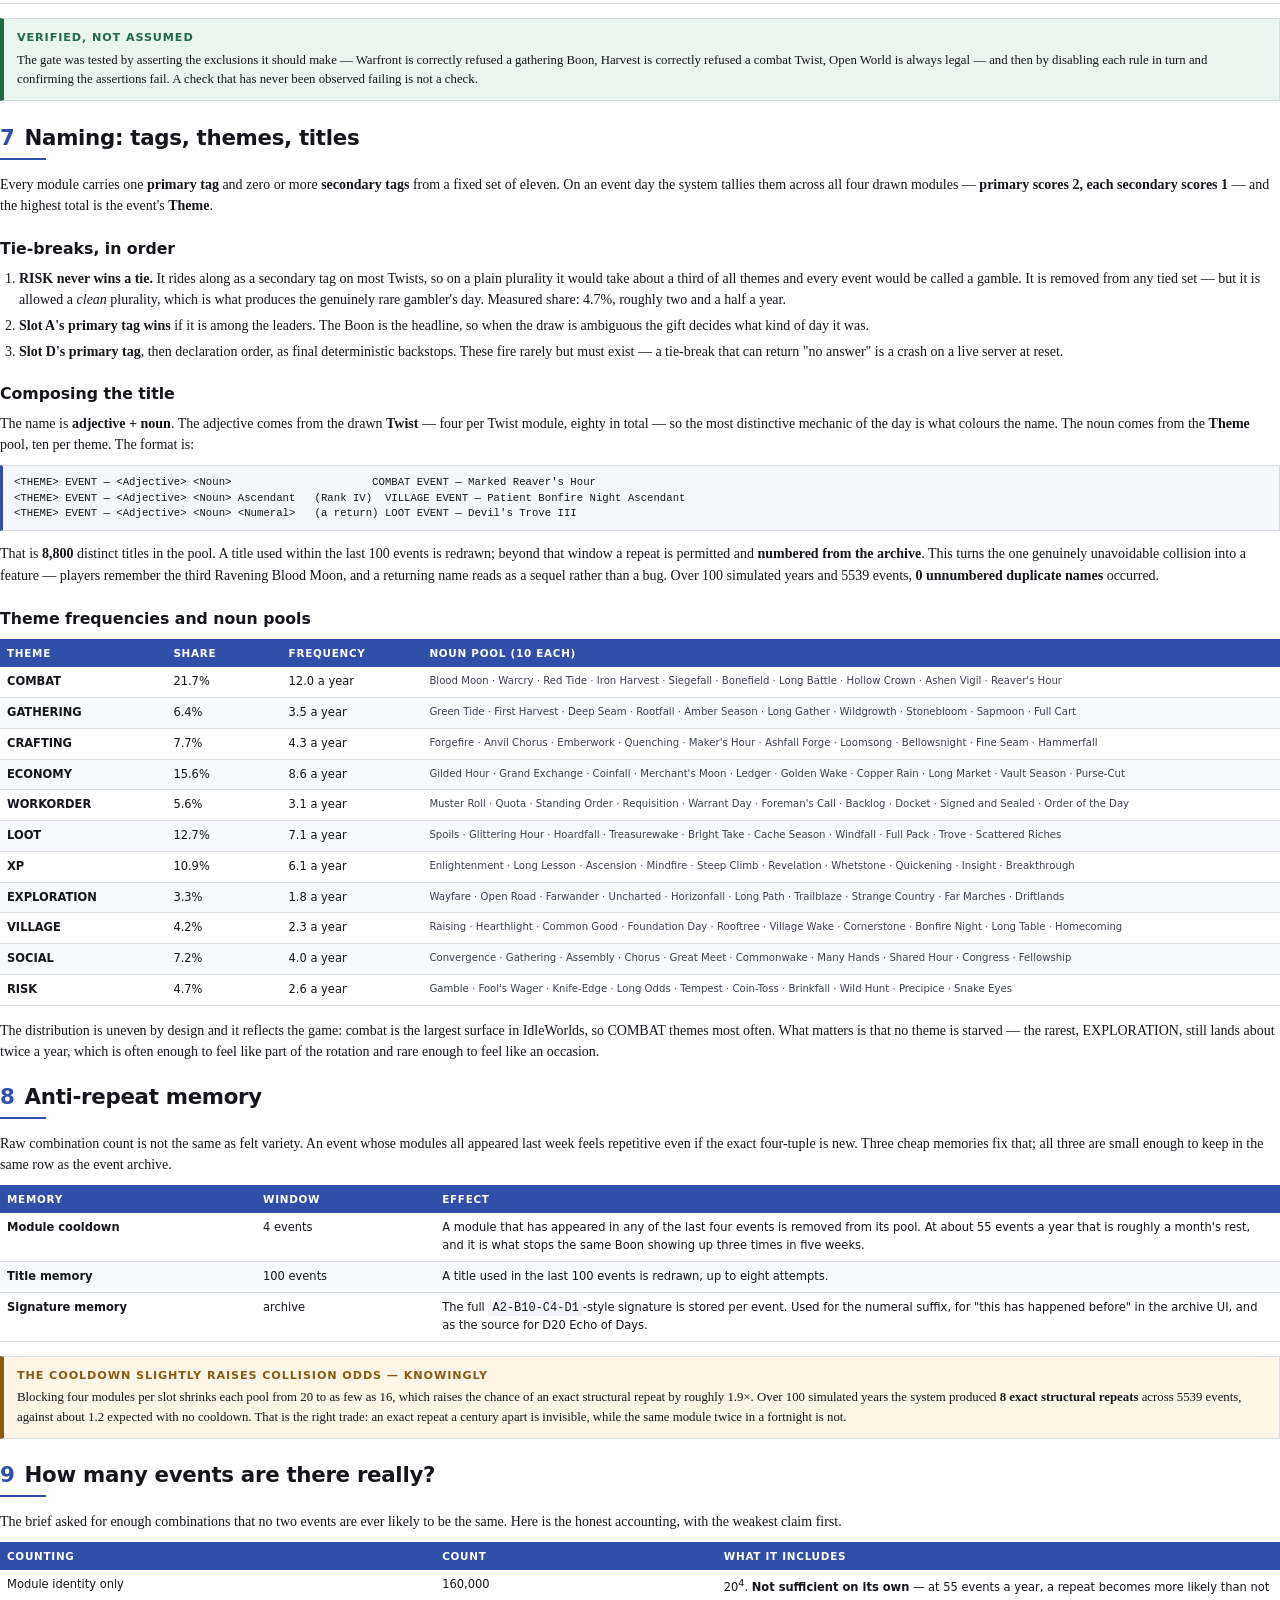
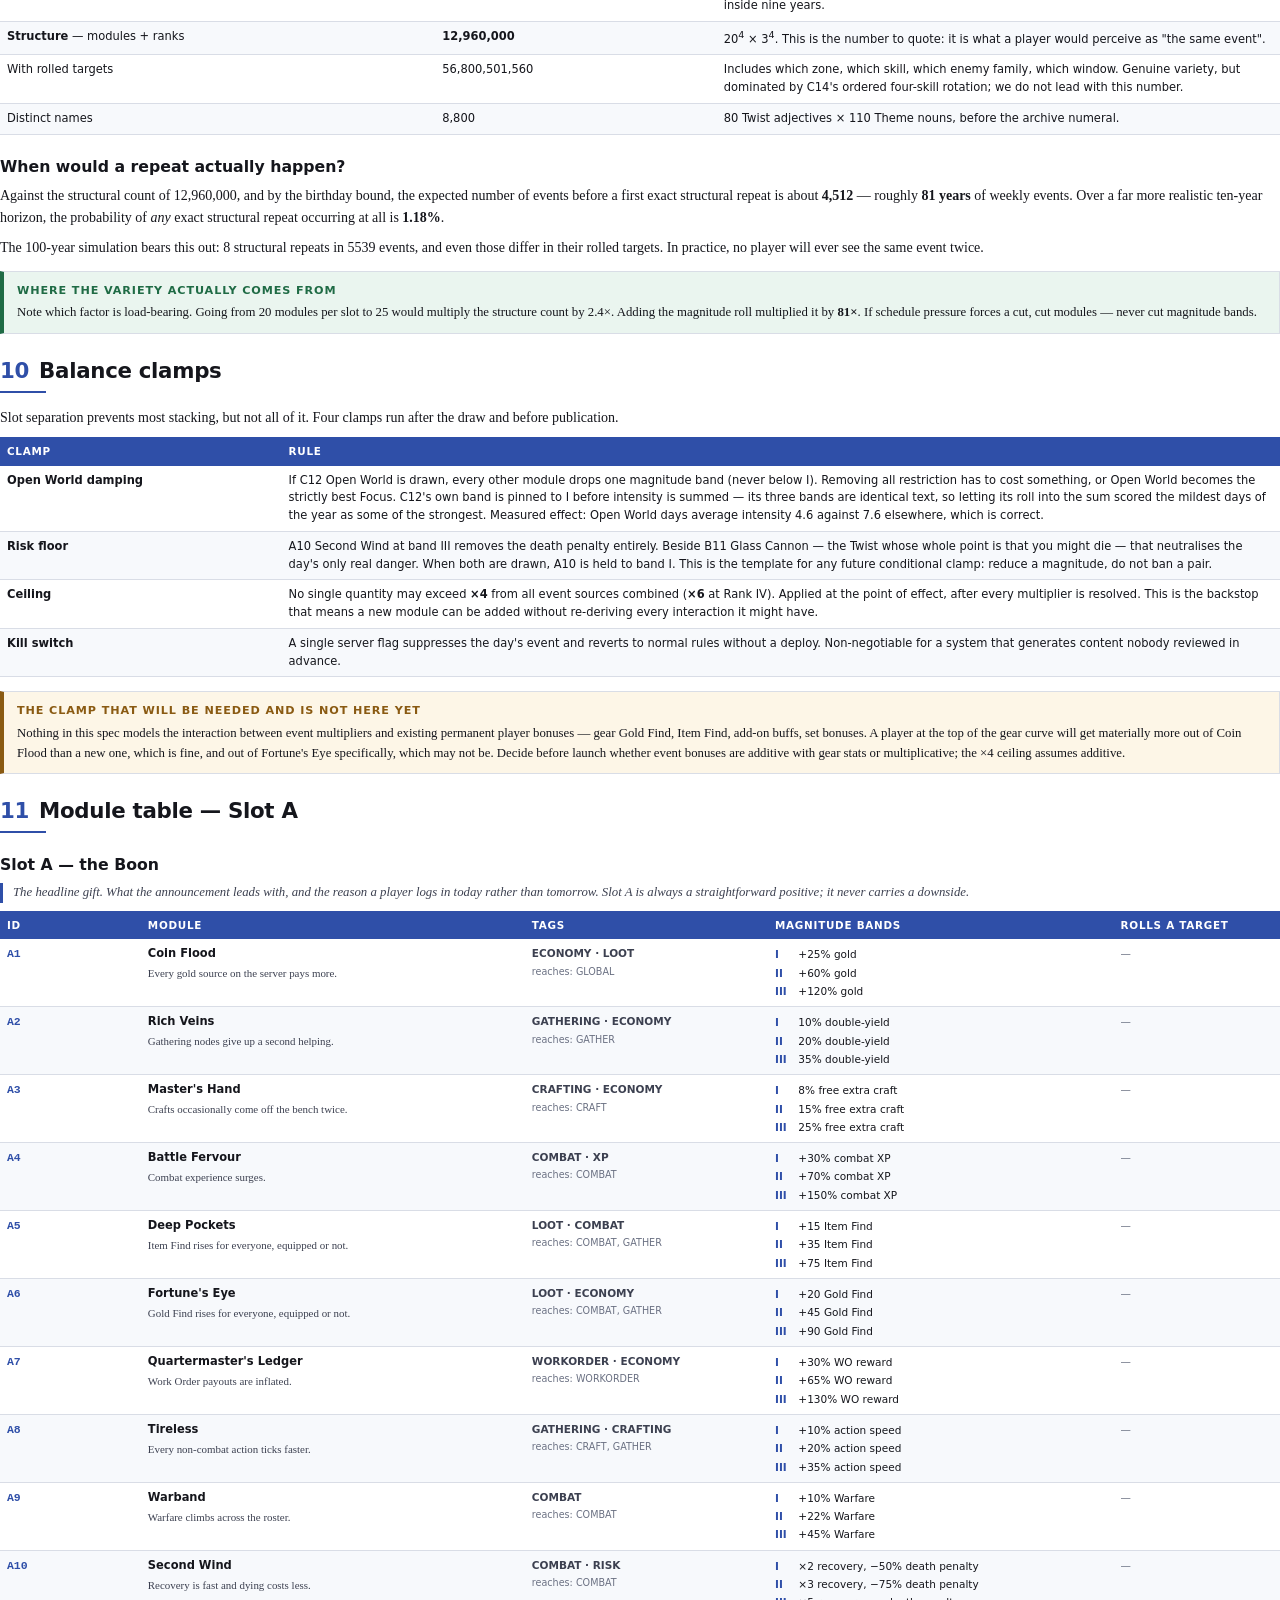
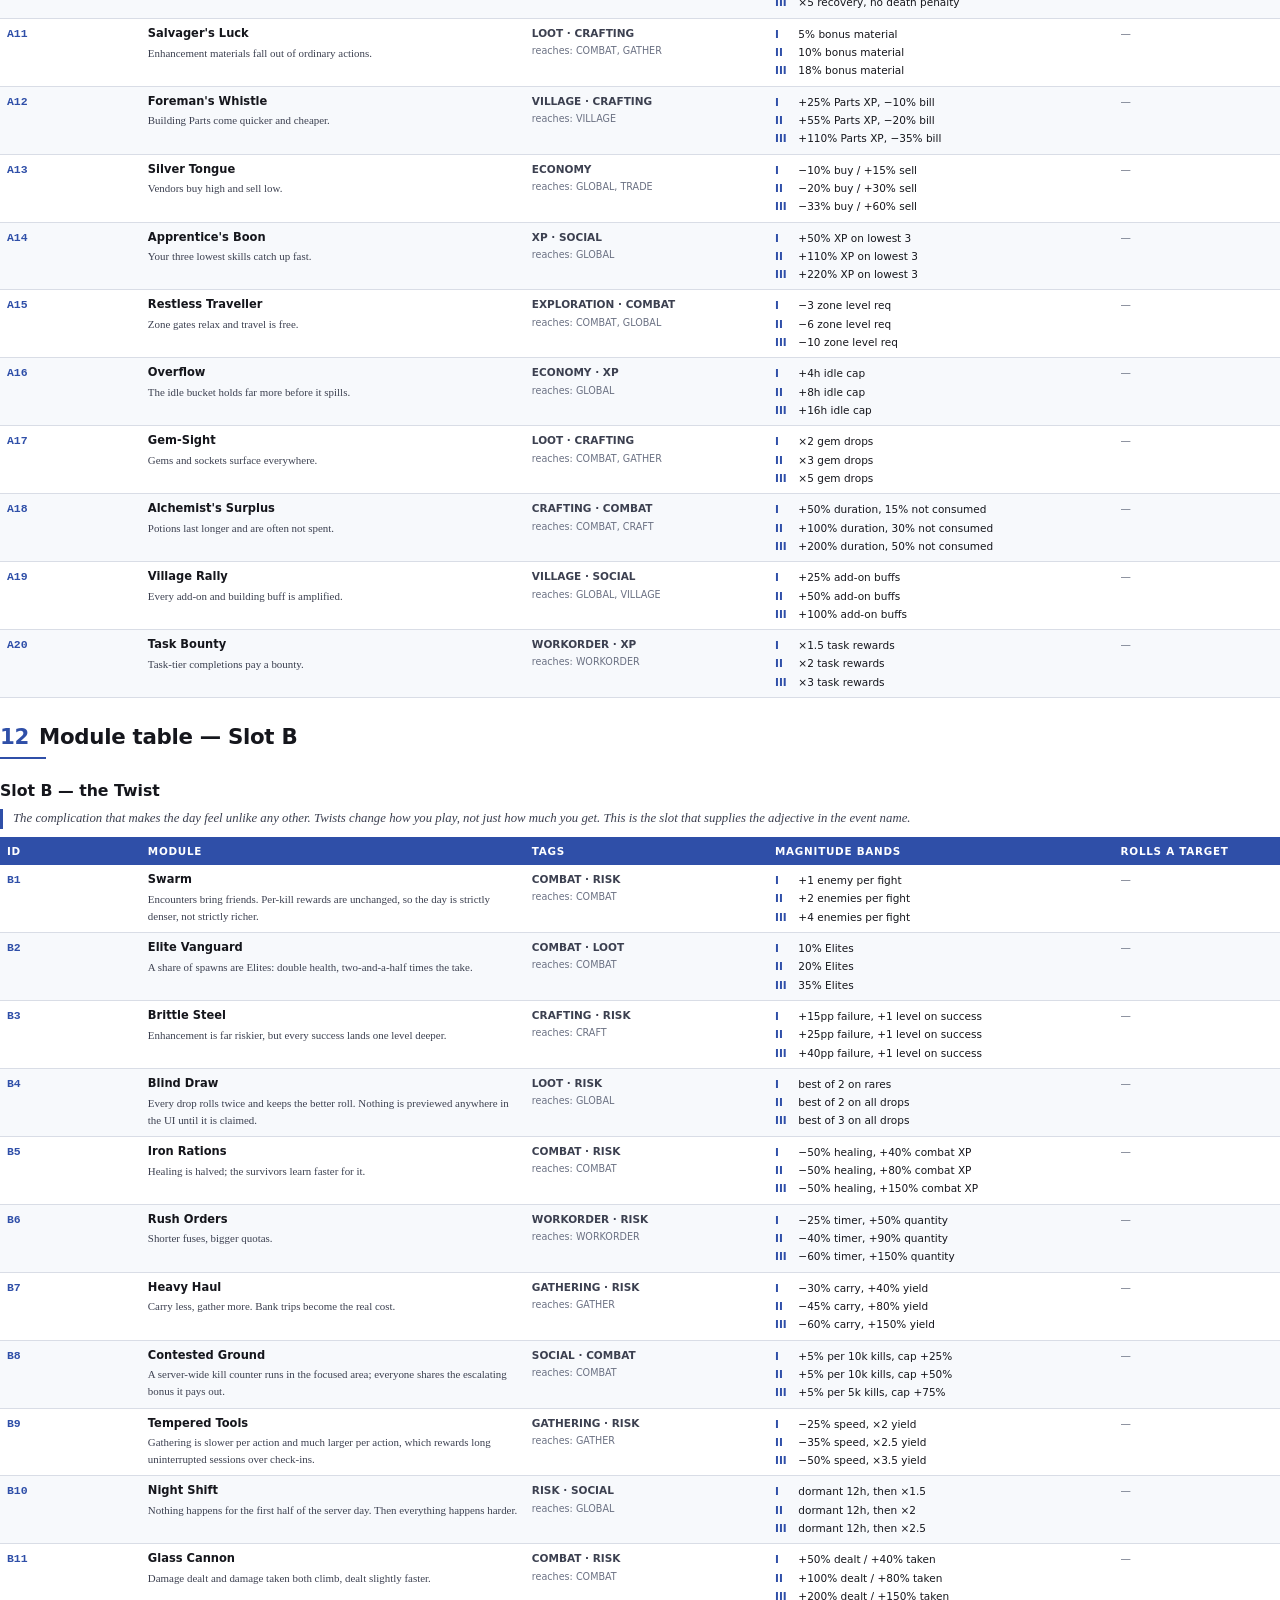
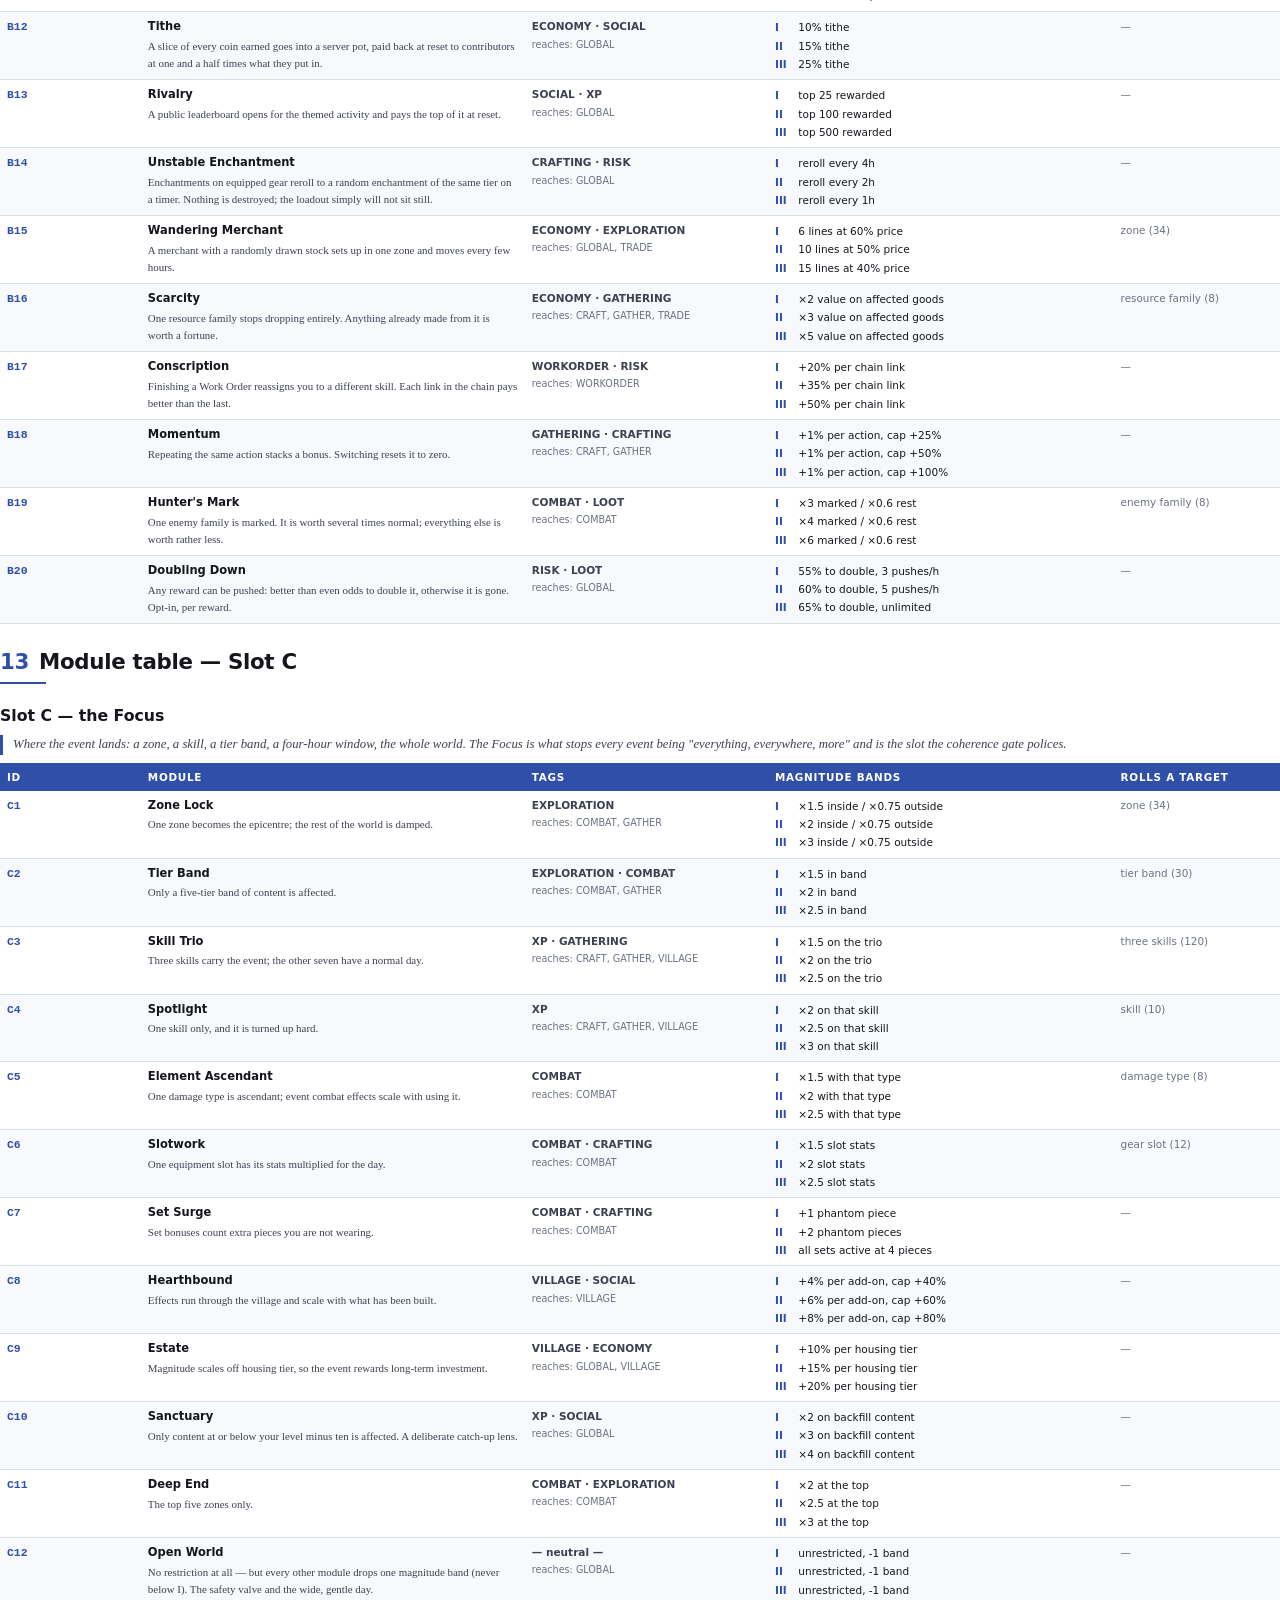
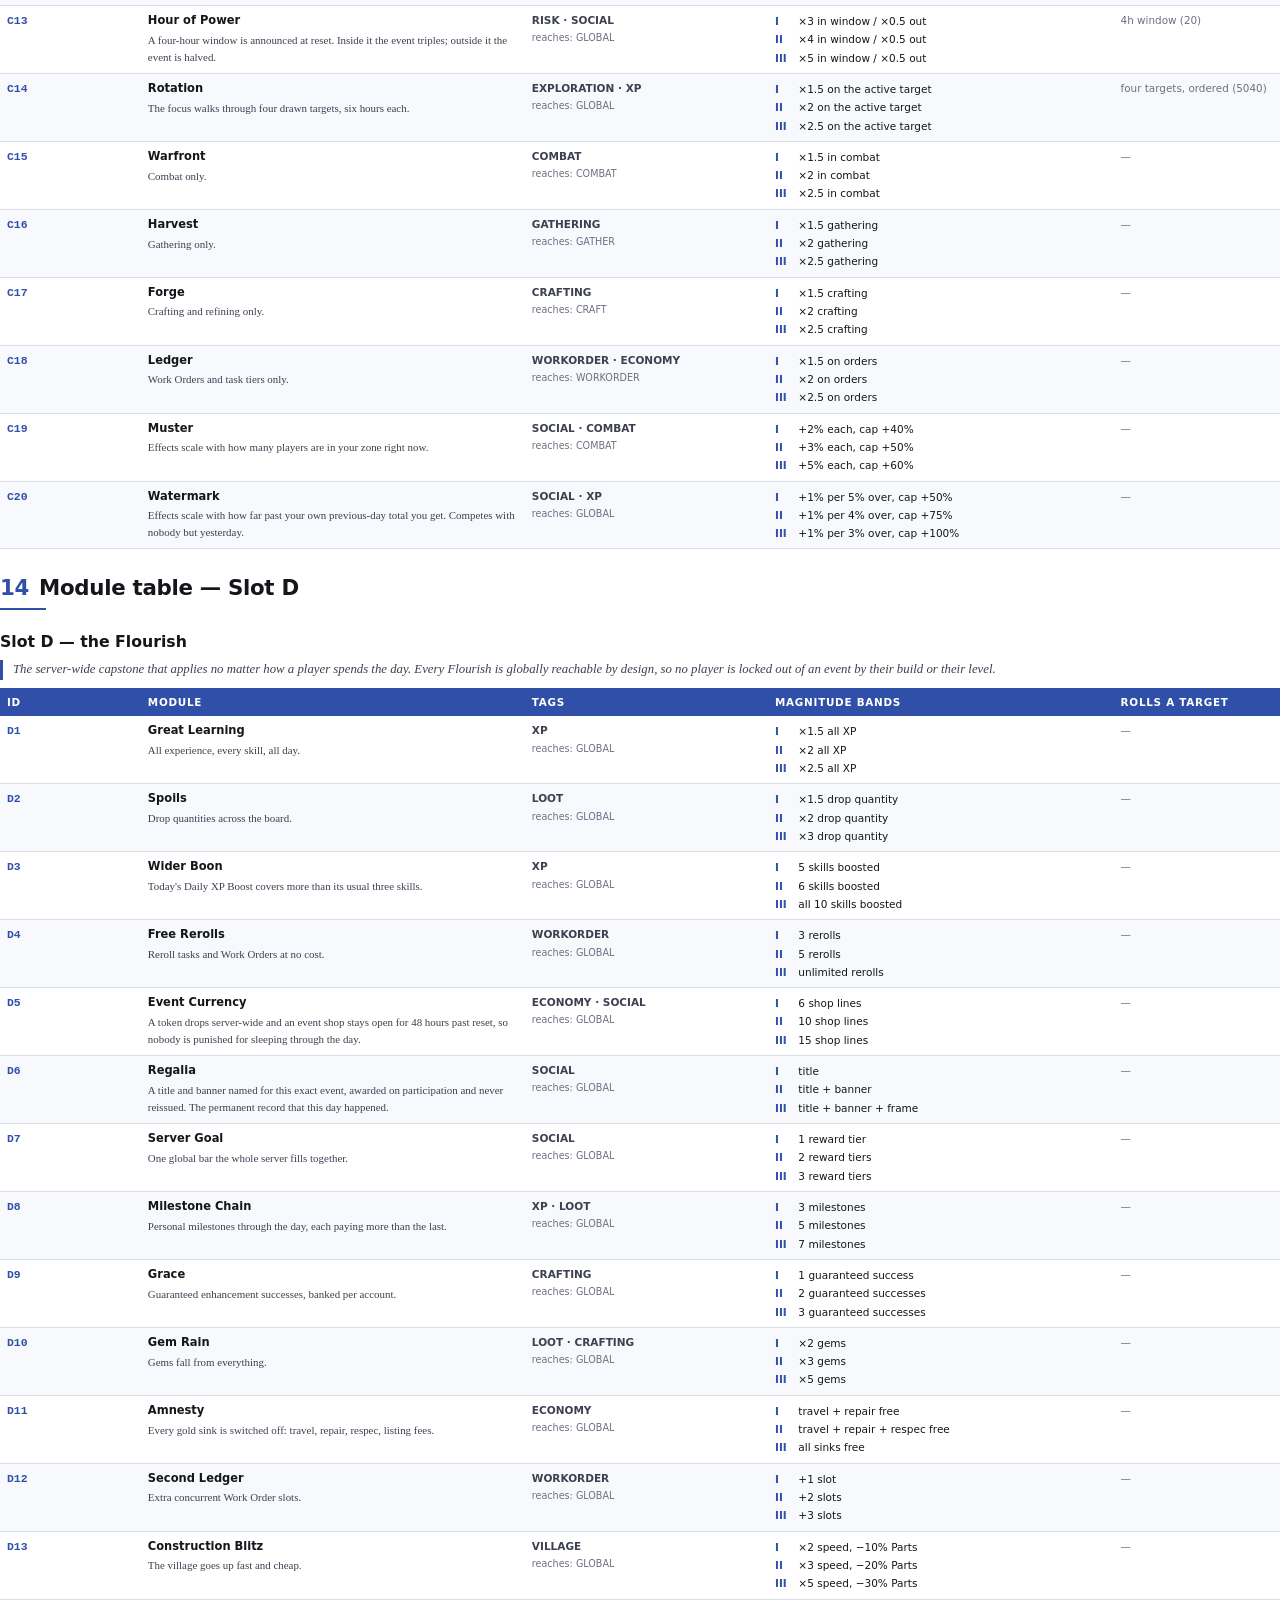
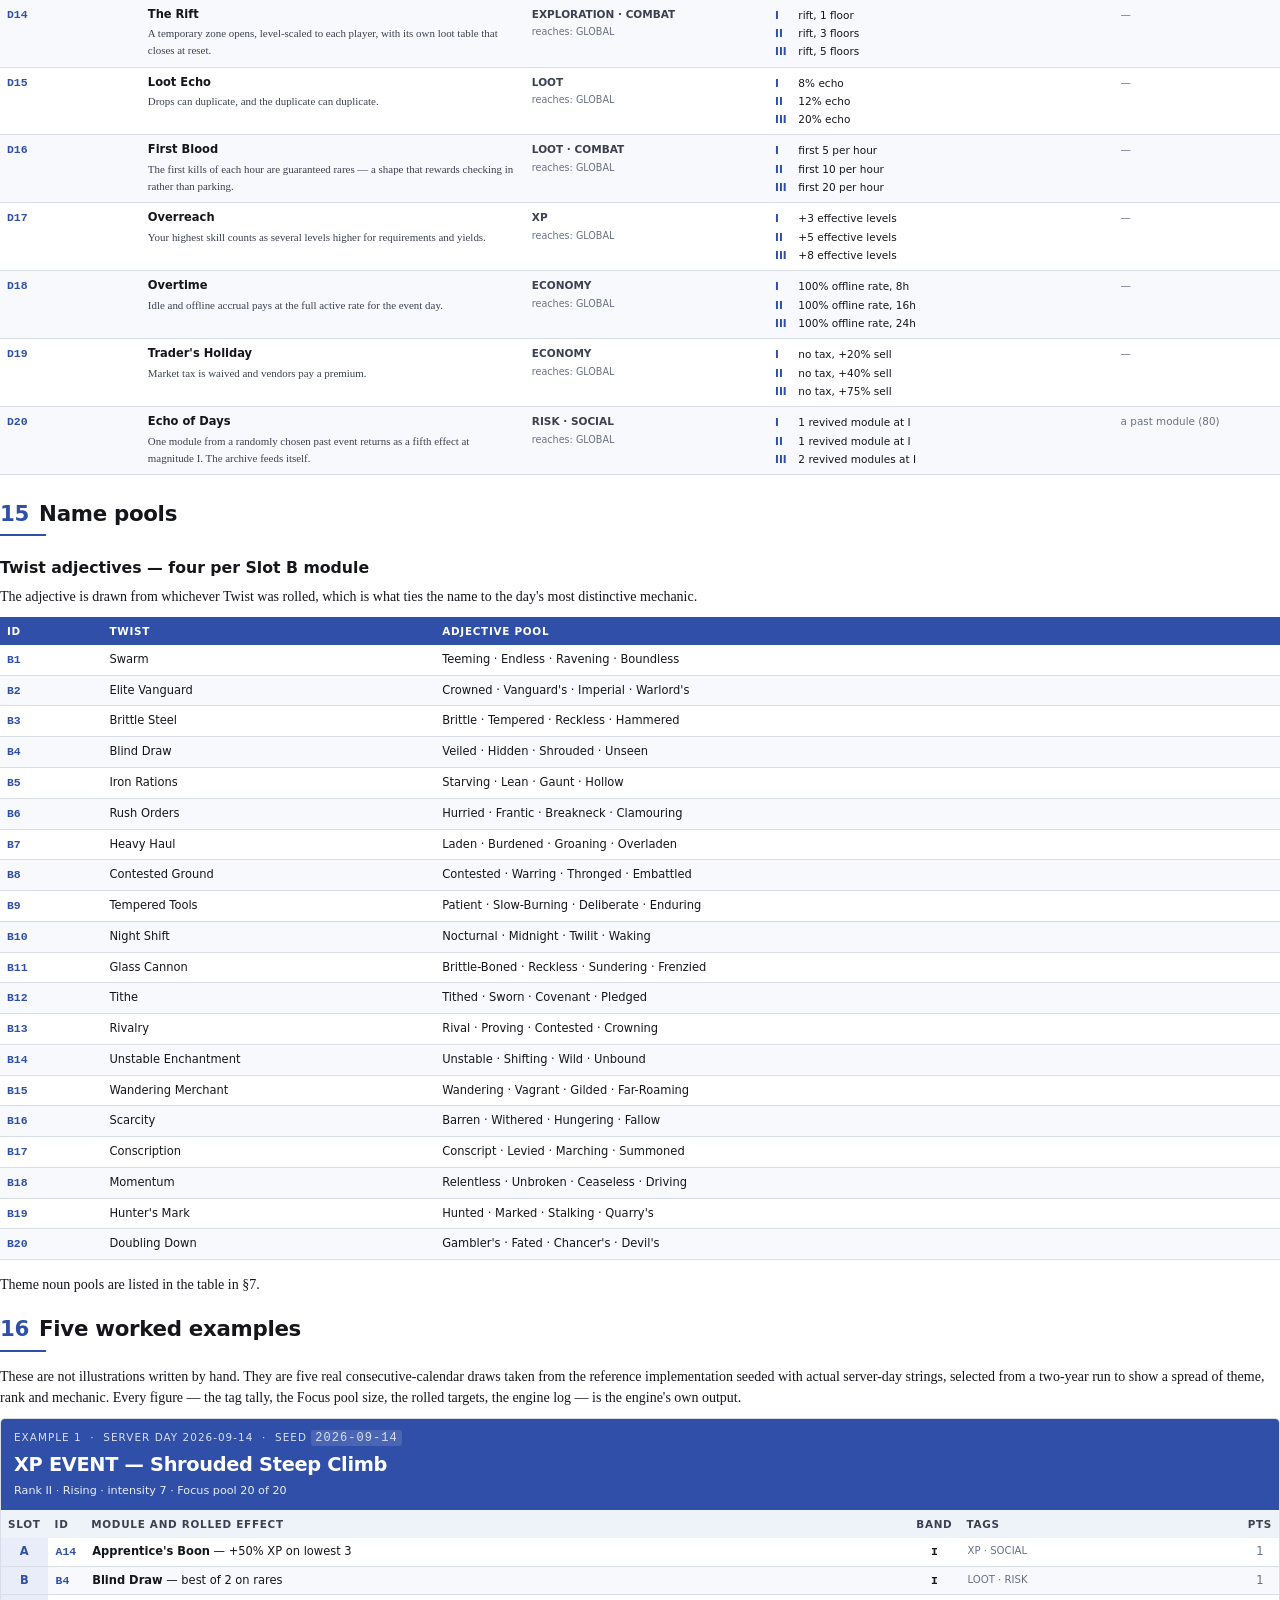
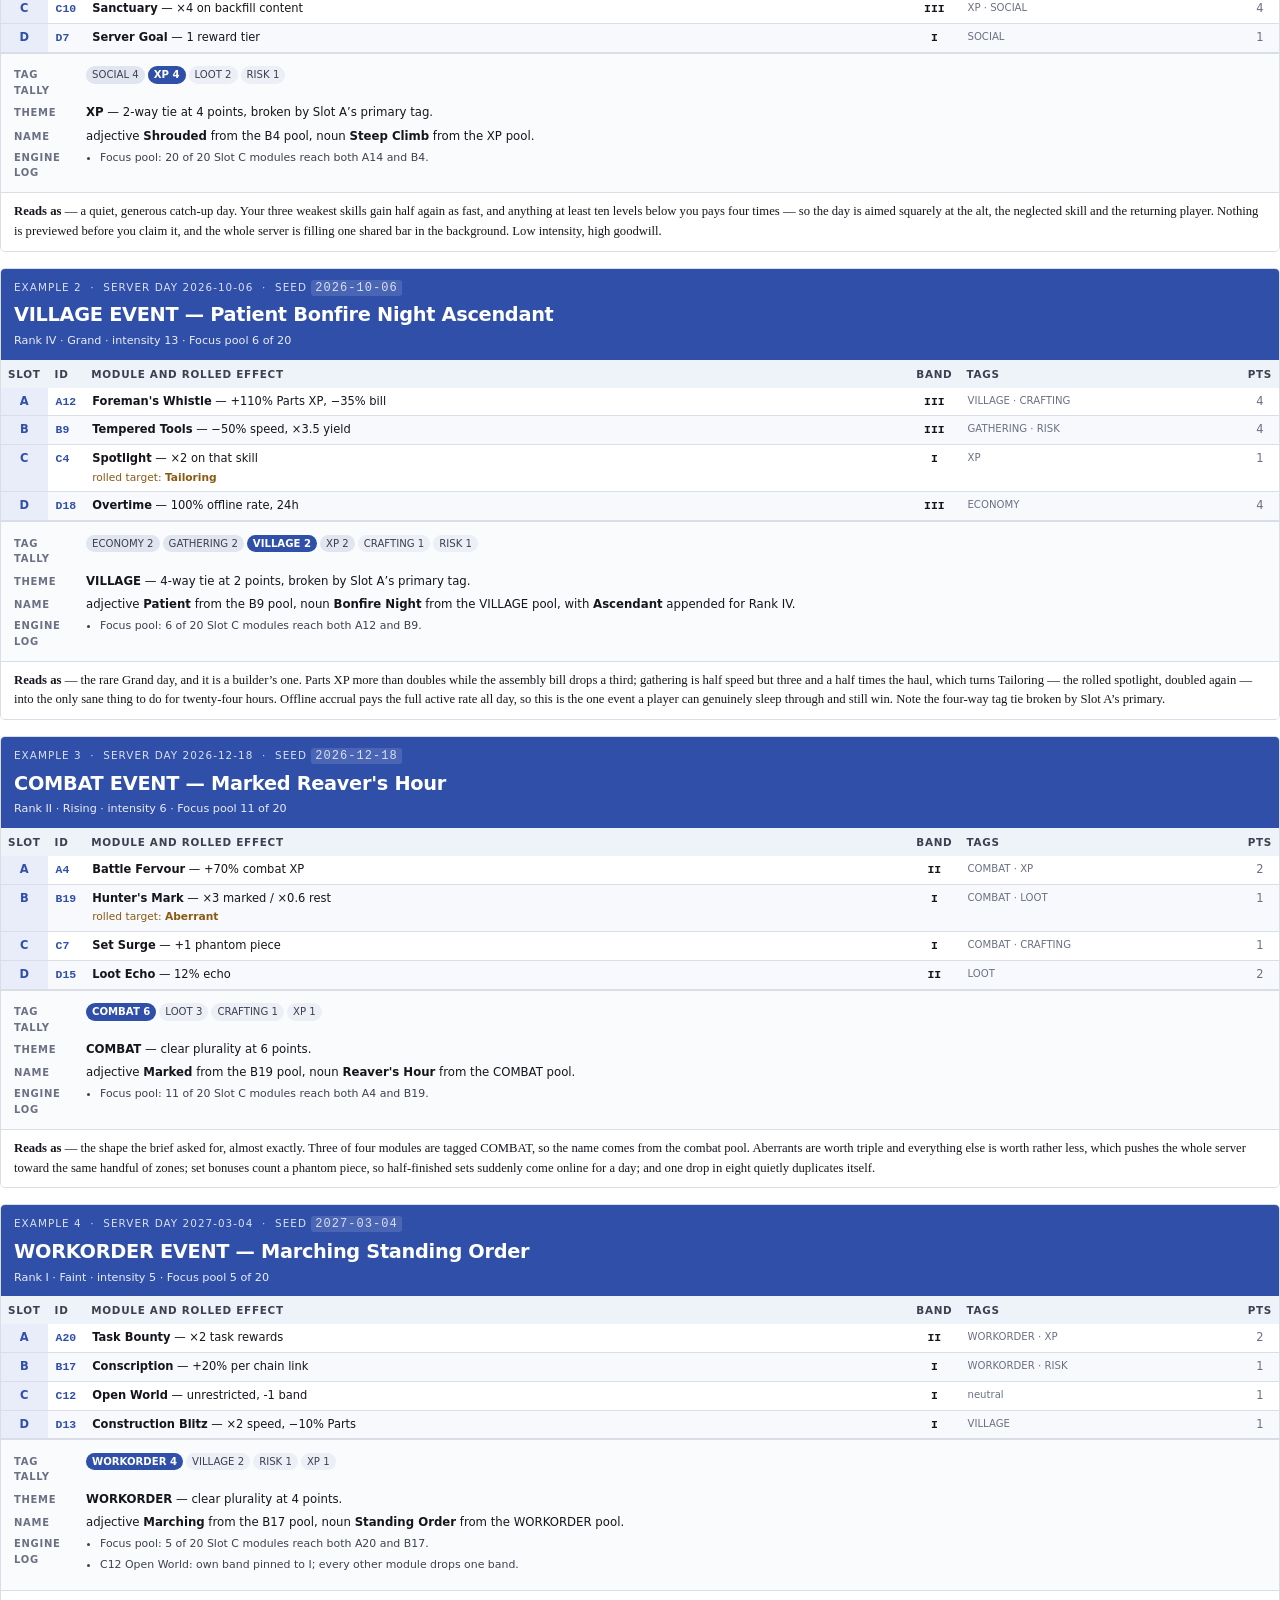
<file: docs/random-server-events.html>
<!doctype html>
<html lang="en">
<head>
<meta charset="utf-8">
<title>IdleWorlds — Modular Server Events</title>
<style>
  @page { size: A4; margin: 17mm 16mm 15mm 16mm; }

  :root{
    --ink:#15161c; --ink2:#3c4050; --mut:#6b7183; --line:#d9dde6;
    --acc:#2f4fa8; --acc2:#e8edf9; --warm:#8a5a12; --warmbg:#fdf6e7;
    --grn:#1f6b45; --grnbg:#eaf5ef; --red:#9a2a2a; --redbg:#fbeeee;
  }
  *{ box-sizing:border-box; }
  html{ -webkit-print-color-adjust:exact; print-color-adjust:exact; }
  body{
    font:10.5pt/1.55 Georgia,"Times New Roman",serif;
    color:var(--ink); margin:0; background:#fff;
  }
  h1,h2,h3,h4,.ui{ font-family:"Segoe UI",Inter,system-ui,-apple-system,sans-serif; }

  /* ---------------------------------------------------------- cover */
  .cover{ height:255mm; display:flex; flex-direction:column; justify-content:center;
          page-break-after:always; }
  .cover .kicker{ font-family:"Segoe UI",system-ui,sans-serif; font-size:9.5pt;
    letter-spacing:.22em; text-transform:uppercase; color:var(--acc); font-weight:700; }
  .cover h1{ font-size:34pt; line-height:1.08; margin:14px 0 6px; letter-spacing:-.5px; }
  .cover .sub{ font-size:14pt; color:var(--ink2); font-style:italic; margin-bottom:26px; }
  .cover .rule{ height:4px; background:var(--acc); width:120px; margin:0 0 26px; }
  .cover .lede{ font-size:11.5pt; max-width:135mm; color:var(--ink2); }
  .cover .meta{ margin-top:34px; font-family:"Segoe UI",system-ui,sans-serif;
    font-size:9pt; color:var(--mut); border-top:1px solid var(--line); padding-top:12px; }
  .cover .meta b{ color:var(--ink); }
  .statstrip{ display:flex; gap:0; margin:30px 0 0; border:1px solid var(--line);
    border-radius:4px; overflow:hidden; }
  .statstrip div{ flex:1; padding:12px 14px; border-right:1px solid var(--line);
    font-family:"Segoe UI",system-ui,sans-serif; }
  .statstrip div:last-child{ border-right:0; }
  .statstrip .n{ font-size:17pt; font-weight:700; color:var(--acc); display:block;
    letter-spacing:-.5px; }
  .statstrip .l{ font-size:7.8pt; color:var(--mut); text-transform:uppercase;
    letter-spacing:.09em; }

  /* ------------------------------------------------------- structure */
  h2{ font-size:16pt; margin:0 0 4px; letter-spacing:-.3px; page-break-after:avoid; }
  h2 .num{ color:var(--acc); font-weight:700; margin-right:10px; }
  h3{ font-size:11.8pt; margin:20px 0 6px; page-break-after:avoid; color:var(--ink); }
  h4{ font-size:10pt; margin:14px 0 4px; page-break-after:avoid;
      text-transform:uppercase; letter-spacing:.07em; color:var(--mut); }
  section{ page-break-before:always; padding-top:2mm; }
  section.cont{ page-break-before:auto; }
  .secrule{ height:2px; background:var(--acc); width:46px; margin:0 0 14px; }
  p{ margin:0 0 9px; }
  ul,ol{ margin:0 0 10px; padding-left:19px; }
  li{ margin-bottom:4px; }
  b,strong{ font-weight:700; }
  code{ font-family:"Cascadia Mono",Consolas,monospace; font-size:9pt;
    background:#f2f4f8; padding:1px 4px; border-radius:3px; }

  .toc{ column-count:2; column-gap:14mm; font-family:"Segoe UI",system-ui,sans-serif;
    font-size:9.5pt; }
  .toc div{ padding:2px 0; border-bottom:1px dotted var(--line);
    break-inside:avoid; }
  .toc span{ color:var(--acc); font-weight:700; display:inline-block; width:22px; }

  /* ---------------------------------------------------------- tables */
  table{ border-collapse:collapse; width:100%; font-size:8.6pt;
    font-family:"Segoe UI",system-ui,sans-serif; margin:8px 0 14px; }
  th{ text-align:left; background:var(--acc); color:#fff; padding:6px 7px;
    font-size:7.8pt; text-transform:uppercase; letter-spacing:.07em; font-weight:700; }
  td{ padding:6px 7px; border-bottom:1px solid var(--line); vertical-align:top; }
  tbody tr:nth-child(even){ background:#f7f9fc; }
  tr{ page-break-inside:avoid; }
  thead{ display:table-header-group; }

  .modtable td.mid, .mid{ font-family:"Cascadia Mono",Consolas,monospace;
    font-weight:700; color:var(--acc); white-space:nowrap; width:26px; }
  .modtable .mname{ width:30%; }
  .modtable .blurb{ font-weight:400; color:var(--ink2); font-size:8.2pt;
    margin-top:2px; font-family:Georgia,serif; }
  .modtable .tags{ width:19%; font-size:7.9pt; font-weight:700; color:var(--ink2); }
  .modtable .surf{ font-weight:400; color:var(--mut); font-size:7.2pt; margin-top:3px; }
  .modtable .bands{ width:27%; }
  .band{ font-size:7.9pt; padding:1px 0; }
  .band b{ display:inline-block; width:20px; color:var(--acc); }
  .modtable .roll{ width:13%; font-size:7.8pt; color:var(--mut); }
  .slotintro{ font-size:9.6pt; color:var(--ink2); font-style:italic;
    border-left:3px solid var(--acc); padding-left:10px; margin:6px 0 4px; }
  .nouns{ font-size:7.6pt; color:var(--ink2); }

  /* --------------------------------------------------------- callout */
  .call{ border:1px solid var(--line); border-left:4px solid var(--acc);
    background:#f7f9fc; padding:10px 13px; margin:12px 0; font-size:9.6pt;
    page-break-inside:avoid; }
  .call.warn{ border-left-color:var(--warm); background:var(--warmbg); }
  .call.good{ border-left-color:var(--grn); background:var(--grnbg); }
  .call .ct{ font-family:"Segoe UI",system-ui,sans-serif; font-weight:700;
    font-size:8.4pt; text-transform:uppercase; letter-spacing:.08em;
    color:var(--acc); margin-bottom:4px; }
  .call.warn .ct{ color:var(--warm); }
  .call.good .ct{ color:var(--grn); }

  /* --------------------------------------------------------- example */
  .example{ border:1px solid var(--line); border-radius:5px; margin:0 0 16px;
    overflow:hidden; page-break-inside:avoid; }
  .exhead{ background:var(--acc); color:#fff; padding:10px 13px; }
  .exday{ font-family:"Segoe UI",system-ui,sans-serif; font-size:7.8pt;
    text-transform:uppercase; letter-spacing:.1em; opacity:.82; }
  .exday code{ background:rgba(255,255,255,.16); color:#fff; }
  .exname{ font-family:"Segoe UI",system-ui,sans-serif; font-size:14.5pt;
    font-weight:700; letter-spacing:-.3px; margin:3px 0 2px; }
  .exrank{ font-family:"Segoe UI",system-ui,sans-serif; font-size:8.4pt; opacity:.9; }
  .extable{ margin:0; }
  .extable th{ background:#eef2f9; color:var(--ink2); }
  .extable td{ padding:5px 8px; }
  .slotcell{ font-family:"Segoe UI",system-ui,sans-serif; font-weight:700;
    background:var(--acc2); color:var(--acc); text-align:center; width:26px; }
  .magcell{ font-family:"Cascadia Mono",Consolas,monospace; font-weight:700;
    text-align:center; width:34px; }
  .tagcell{ font-size:7.6pt; color:var(--mut); width:22%; }
  .ptscell{ text-align:center; width:26px; color:var(--mut); }
  .param{ font-size:8pt; color:var(--warm); margin-top:2px; }
  .exwhy{ padding:9px 13px; background:#fafbfd; border-top:1px solid var(--line);
    font-size:8.8pt; font-family:"Segoe UI",system-ui,sans-serif; }
  .exwhyrow{ display:flex; gap:10px; padding:2.5px 0; align-items:baseline; }
  .exwhyrow .lbl{ flex:0 0 62px; font-size:7.5pt; text-transform:uppercase;
    letter-spacing:.07em; color:var(--mut); font-weight:700; }
  .chip{ display:inline-block; padding:1px 6px; margin:0 3px 2px 0; border-radius:9px;
    background:#eceff5; color:var(--ink2); font-size:7.6pt; }
  .chip.tie{ background:#e0e5ef; }
  .chip.win{ background:var(--acc); color:#fff; font-weight:700; }
  ul.log{ margin:0; padding-left:14px; font-size:8.2pt; color:var(--ink2); }
  .exread{ padding:9px 13px; border-top:1px solid var(--line); font-size:9.5pt;
    background:#fff; }

  .pipeline{ width:100%; margin:10px 0 4px; }
  .fig{ font-size:8.2pt; color:var(--mut); font-style:italic; margin:0 0 14px;
    font-family:"Segoe UI",system-ui,sans-serif; }
  pre{ background:#f5f7fa; border:1px solid var(--line); border-left:3px solid var(--acc);
    padding:9px 11px; font-family:"Cascadia Mono",Consolas,monospace; font-size:8pt;
    line-height:1.45; overflow-x:auto; page-break-inside:avoid; margin:8px 0 12px; }
  .two{ display:flex; gap:9mm; }
  .two > div{ flex:1; }
</style>
</head>
<body>

<div class="cover">
  <div class="kicker">IdleWorlds &nbsp;·&nbsp; Design Proposal</div>
  <h1>Modular<br>Server Events</h1>
  <div class="sub">A once-a-week world event that is never the same twice</div>
  <div class="rule"></div>
  <div class="lede">
    <p>One roll at server reset. Six days in seven, nothing happens and the day
    proceeds exactly as it does now. On the seventh, four modules are drawn from
    four separate pools, each at a randomly rolled magnitude, checked against
    each other for coherence, given a name derived from what was actually
    drawn, and published to the whole server.</p>
    <p>This document specifies the eighty modules, the draw pipeline, the
    coherence gate, the naming system and the balance clamps — and hands over a
    verified reference implementation so none of it has to be guessed at.</p>
  </div>
  <div class="statstrip">
    <div><span class="n">80</span><span class="l">modules</span></div>
    <div><span class="n">12,960,000</span><span class="l">event structures</span></div>
    <div><span class="n">8,800</span><span class="l">possible names</span></div>
    <div><span class="n">81 yrs</span><span class="l">to a likely repeat</span></div>
  </div>
  <div class="meta">
    Prepared 08 September 2026 &nbsp;·&nbsp; every figure in this document is measured from a
    <b>100-year simulation</b> of the reference implementation, not estimated.
  </div>
</div>

<section class="cont">
<h2><span class="num">§</span>Contents</h2>
<div class="secrule"></div>
<div class="toc">
  <div><span>1</span>The shape of the system</div>
  <div><span>2</span>The daily gate</div>
  <div><span>3</span>The four slots</div>
  <div><span>4</span>The draw pipeline</div>
  <div><span>5</span>Magnitude and Rank</div>
  <div><span>6</span>The coherence gate</div>
  <div><span>7</span>Naming: tags, themes, titles</div>
  <div><span>8</span>Anti-repeat memory</div>
  <div><span>9</span>How many events are there really?</div>
  <div><span>10</span>Balance clamps</div>
  <div><span>11</span>Module table — Slot A, the Boon</div>
  <div><span>12</span>Module table — Slot B, the Twist</div>
  <div><span>13</span>Module table — Slot C, the Focus</div>
  <div><span>14</span>Module table — Slot D, the Flourish</div>
  <div><span>15</span>Name pools</div>
  <div><span>16</span>Five worked examples</div>
  <div><span>17</span>Reference implementation</div>
  <div><span>18</span>The published event contract</div>
  <div><span>19</span>Operations, testing, rollout</div>
  <div><span>20</span>Open questions for the developer</div>
</div>

<h2 style="margin-top:16px"><span class="num">1</span>The shape of the system</h2>
<div class="secrule"></div>

<p>Live-service events usually fail in one of two ways. Either they are
hand-authored, which means there are twelve of them and players have seen all
twelve by March; or they are pure random multipliers, which means every event is
"×2 something" and none of them are memorable. This system is built to avoid
both.</p>

<p>The core idea is that an event is not <i>one</i> effect. It is a
<b>Boon</b>, a <b>Twist</b>, a <b>Focus</b> and a <b>Flourish</b>, drawn
independently and then reconciled. The Boon is the gift, the Twist is the
complication, the Focus is where it lands, and the Flourish is the server-wide
topper. That structure is what makes a random draw read as a designed event: the
grammar is fixed even though every word in the sentence is rolled.</p>

<p>Two consequences follow, and both are the point:</p>
<ul>
  <li><b>The combination carries the meaning, not the module.</b> "More gold" is
  dull. "More gold, but one resource family has stopped dropping entirely, and
  only in the top five zones, while market tax is waived" is a day players talk
  about — and none of those four pieces had to be written for each other.</li>
  <li><b>The name is derived, not authored.</b> Nobody writes a name for an
  event that has never existed before. The system reads the tags off what it
  actually drew, works out what kind of day it is, and names it from a pool
  matching that kind. A player who sees <i>COMBAT EVENT — Marked Reaver's
  Hour</i> knows what the day is about before reading a word of the detail.</li>
</ul>

<div class="call">
  <div class="ct">The design constraint this is built against</div>
  A player who logs in on an event day should be able to say, in one sentence,
  what is different — and should not be able to predict what next week's event
  will be. Everything below serves those two sentences.
</div>

<h3>What it costs to run</h3>
<p>One integer roll per day, four table lookups, and a JSON blob published to a
cache. There is no live tuning, no per-event content and no scheduling. Once the tables
are in, the system generates events for years untouched, and the pools are
additive: adding one new module to each of the four takes the structure count
from 12,960,000 to over 15.7 million.</p>
</section>

<section>
<h2><span class="num">2</span>The daily gate</h2>
<div class="secrule"></div>

<p>At the turn of the server day — the same boundary the Daily XP Boost already
uses — the server rolls once. A value below <code>1/7</code> makes the coming day
an event day. Everything else about the day is unchanged, and on a non-event day
the system does nothing at all: no banner, no flag, no payload.</p>

<p>Two guards sit either side of the raw roll, because a memoryless 1-in-7 is
not actually the player experience anyone wants:</p>

<table>
<thead><tr><th style="width:20%">Guard</th><th style="width:16%">Threshold</th><th>Why</th></tr></thead>
<tbody>
<tr><td><b>Drought floor</b></td><td>16 quiet days</td>
<td>A pure 1-in-7 produces a six-week gap surprisingly often — a 44-day drought
appeared within ten simulated years before this guard existed. Sixteen quiet days
force an event on the seventeenth. This is the only reason the observed cadence
is faster than one in seven.</td></tr>
<tr><td><b>Streak ceiling</b></td><td>2 in a row</td>
<td>Back-to-back event days are a pleasant surprise at 1-in-49. Three in a row
reads as broken, and devalues the fourth. The third consecutive roll is
suppressed.</td></tr>
</tbody>
</table>

<h4>Measured over 100 simulated years</h4>
<table>
<thead><tr><th>Measure</th><th style="width:24%">Result</th><th>Note</th></tr></thead>
<tbody>
<tr><td>Events generated</td><td><b>5539</b> in 100 years</td><td>about 55 a year</td></tr>
<tr><td>Observed cadence</td><td><b>one every 6.59 days</b></td>
<td>faster than 7.00 because of the drought floor — this is the price of the guarantee</td></tr>
<tr><td>Events forced by the floor</td><td>421 (7.6%)</td>
<td>roughly one in eleven events exists because the floor fired</td></tr>
<tr><td>Longest gap between events</td><td><b>16 days</b></td><td>by construction; unbounded without the floor</td></tr>
<tr><td>Longest run of event days</td><td><b>2</b></td><td>by construction</td></tr>
</tbody>
</table>

<div class="call warn">
  <div class="ct">A decision to make deliberately</div>
  The drought floor trades exactness for predictability: the cadence becomes
  1-in-6.59 rather than 1-in-7. If the 1-in-7 figure is something you want to
  state publicly and have be literally true, lower the base rate to about 1-in-7.8
  and let the floor bring it back — or drop the floor and accept that once a
  decade players will go six weeks without an event and conclude the system is
  broken. Our recommendation is to keep the floor and describe the cadence as
  "about once a week".
</div>

<h3>Why the gate gets its own sub-seed</h3>
<p>The gate is rolled from <code>seed + "|gate"</code>, not from the same stream
that draws the modules. If both came off one stream, the modules drawn would be
statistically conditioned on the gate having passed — a subtle and very annoying
class of bug where certain modules quietly never appear. Separate sub-seeds cost
nothing and remove the question entirely.</p>
</section>

<section>
<h2><span class="num">3</span>The four slots</h2>
<div class="secrule"></div>

<p>Each slot is its own pool of twenty modules. A module belongs to exactly one
slot and cannot appear in another. That is a deliberate constraint rather than a
limitation: it is what guarantees every event has one gift, one complication, one
scope and one capstone, and it is also what prevents two modules that inflate the
same number from ever landing together.</p>

<table>
<thead><tr><th style="width:9%">Slot</th><th style="width:17%">Role</th><th>What it contributes</th><th style="width:22%">Rule it always obeys</th></tr></thead>
<tbody>
<tr><td class="slotcell">A</td><td><b>Boon</b></td>
<td>The headline gift — the reason to log in today. Always framed as a
straightforward positive.</td>
<td>Never carries a downside.</td></tr>
<tr><td class="slotcell">B</td><td><b>Twist</b></td>
<td>The complication that changes <i>how</i> you play rather than how much you
get. Most Twists trade something away for something better.</td>
<td>Supplies the adjective in the event's name.</td></tr>
<tr><td class="slotcell">C</td><td><b>Focus</b></td>
<td>Where the event lands: a zone, a skill, a tier band, a four-hour window, or
the whole world.</td>
<td>Must be able to reach both the Boon and the Twist — see §6.</td></tr>
<tr><td class="slotcell">D</td><td><b>Flourish</b></td>
<td>The server-wide capstone that applies regardless of how a player spends the
day.</td>
<td>Always globally reachable, so nobody is locked out by build or level.</td></tr>
</tbody>
</table>

<div class="call good">
  <div class="ct">Why slot separation matters more than it looks</div>
  If all eighty modules sat in one pool and four were drawn from it, roughly one
  event in twenty would draw two modules that multiply the same quantity — and
  those are exactly the events that break an economy. Because Coin Flood (A1) and
  Silver Tongue (A13) are both Slot A, they can never co-occur. The structure
  does the balance work that would otherwise need a hand-maintained conflict
  matrix with 3,160 entries in it.
</div>

<h3>Slot D is the accessibility slot</h3>
<p>It is worth being explicit about this, because it is easy to lose in
implementation. Slots A, B and C can all end up narrow — one skill, one zone,
one enemy family, four hours. If that were the whole event, a player whose
evening does not intersect the Focus gets nothing at all and correctly concludes
the event was not for them. Every Slot D module is globally reachable precisely
so that never happens: whatever else the day is, the Flourish is for everyone.</p>
</section>

<section>
<h2><span class="num">4</span>The draw pipeline</h2>
<div class="secrule"></div>

<p>Ten steps, in order. Steps 1–2 decide whether there is an event at all;
3–6 decide what it is; 7–9 make it legal and safe; 10 publishes it.</p>

<svg class="pipeline" viewBox="0 0 700 258" xmlns="http://www.w3.org/2000/svg" role="img" aria-label="Draw pipeline">
  <defs>
    <marker id="ar" markerWidth="7" markerHeight="7" refX="6" refY="3.5" orient="auto">
      <path d="M0,0 L7,3.5 L0,7 z" fill="#6b7183"/>
    </marker>
    <style>
      .bx{ fill:#f7f9fc; stroke:#d9dde6; }
      .bxa{ fill:#2f4fa8; stroke:#2f4fa8; }
      .bxg{ fill:#eaf5ef; stroke:#1f6b45; }
      .t{ font:9px "Segoe UI",sans-serif; fill:#15161c; }
      .tw{ font:9px "Segoe UI",sans-serif; fill:#fff; font-weight:700; }
      .n{ font:8px "Cascadia Mono",monospace; fill:#2f4fa8; font-weight:700; }
      .s{ font:7.5px "Segoe UI",sans-serif; fill:#6b7183; }
      .ln{ stroke:#6b7183; stroke-width:1.1; fill:none; marker-end:url(#ar); }
    </style>
  </defs>

  <rect class="bx" x="2" y="14" width="120" height="34" rx="4"/>
  <text class="n" x="10" y="28">1–2</text><text class="t" x="34" y="29">Gate 1/7</text>
  <text class="s" x="10" y="41">+ floor, + ceiling</text>

  <rect class="bxa" x="150" y="4" width="104" height="26" rx="4"/>
  <text class="tw" x="160" y="21">3 · Draw A — Boon</text>
  <rect class="bxa" x="150" y="34" width="104" height="26" rx="4"/>
  <text class="tw" x="160" y="51">4 · Draw B — Twist</text>

  <rect class="bxg" x="282" y="4" width="126" height="56" rx="4"/>
  <text class="t" x="292" y="21" font-weight="700">5 · Filter Slot C</text>
  <text class="s" x="292" y="34">keep only Focuses that</text>
  <text class="s" x="292" y="45">reach both A and B</text>
  <text class="s" x="292" y="56">(mean 8.9 of 20 survive)</text>

  <rect class="bxa" x="436" y="4" width="104" height="26" rx="4"/>
  <text class="tw" x="446" y="21">Draw C — Focus</text>
  <rect class="bxa" x="436" y="34" width="104" height="26" rx="4"/>
  <text class="tw" x="446" y="51">6 · Draw D — Flourish</text>

  <rect class="bx" x="568" y="14" width="128" height="34" rx="4"/>
  <text class="n" x="576" y="28">7</text><text class="t" x="592" y="29">Roll magnitudes</text>
  <text class="s" x="576" y="41">45 / 37 / 18 per module</text>

  <rect class="bx" x="568" y="88" width="128" height="42" rx="4"/>
  <text class="n" x="576" y="102">8</text><text class="t" x="592" y="103">Clamps</text>
  <text class="s" x="576" y="115">Open World damping,</text>
  <text class="s" x="576" y="125">risk floor, ×4 ceiling</text>

  <rect class="bx" x="366" y="88" width="170" height="42" rx="4"/>
  <text class="n" x="374" y="102">9</text><text class="t" x="390" y="103">Tally tags → Theme → Name</text>
  <text class="s" x="374" y="115">primary 2 pts, secondary 1 pt;</text>
  <text class="s" x="374" y="125">adjective from B, noun from Theme</text>

  <rect class="bx" x="196" y="88" width="146" height="42" rx="4"/>
  <text class="n" x="204" y="102">9b</text><text class="t" x="222" y="103">Anti-repeat memory</text>
  <text class="s" x="204" y="115">module cooldown 4 events,</text>
  <text class="s" x="204" y="125">title memory 100 events</text>

  <rect class="bxa" x="2" y="88" width="170" height="42" rx="4"/>
  <text class="tw" x="12" y="105">10 · Publish signed payload</text>
  <text class="s" x="12" y="118" fill="#dfe6f6">/api/daily-event, same-origin</text>

  <line class="ln" x1="124" y1="31" x2="146" y2="20"/>
  <line class="ln" x1="124" y1="31" x2="146" y2="44"/>
  <line class="ln" x1="256" y1="32" x2="278" y2="32"/>
  <line class="ln" x1="410" y1="32" x2="432" y2="20"/>
  <line class="ln" x1="410" y1="32" x2="432" y2="44"/>
  <line class="ln" x1="542" y1="32" x2="564" y2="32"/>
  <path class="ln" d="M632,50 L632,84"/>
  <line class="ln" x1="566" y1="109" x2="540" y2="109"/>
  <line class="ln" x1="364" y1="109" x2="346" y2="109"/>
  <line class="ln" x1="194" y1="109" x2="176" y2="109"/>

  <rect class="bx" x="2" y="164" width="694" height="80" rx="4" fill="#fafbfd"/>
  <text class="t" x="14" y="182" font-weight="700">The one ordering constraint that matters</text>
  <text class="s" x="14" y="197">The Focus pool is filtered BEFORE C is drawn, not validated after. Rejection sampling — draw, test, redraw — was the first design, and it</text>
  <text class="s" x="14" y="209">churned 45% of draws, failed outright on 5.6% of them, and biased the fallback module upward. Filtering first makes the draw single-pass,</text>
  <text class="s" x="14" y="221">removes the fallback path entirely, and turns "how constrained was today's draw?" into an observable number (2–16 of 20 survive,</text>
  <text class="s" x="14" y="233">mean 8.9) that you can log and watch. Same distribution goals, less machinery, better telemetry.</text>
</svg>
<p class="fig">Figure 1 — the draw pipeline. Blue is a random draw; green is a filter.</p>

<h3>Determinism</h3>
<p>The whole pipeline is a pure function of the server-day string and the recent
event history. Given the same inputs, every shard, the client, the wiki and any
third-party tool compute byte-identical results. That is what makes the event
verifiable rather than something players have to take on trust — and it means a
desync is a visible bug rather than a silent divergence.</p>
</section>

<section>
<h2><span class="num">5</span>Magnitude and Rank</h2>
<div class="secrule"></div>

<p>Each of the four drawn modules independently rolls a magnitude band, weighted
<b>45 / 37 / 18</b> across I, II and III. This is the single most important
multiplier on variety in the whole system: without it, there are 160,000 possible
events and the first repeat is expected within about eight years of weekly
events. With it, there are 12,960,000.</p>

<p>The bands are worth <b>1, 2 and 4 points</b>. The sum across four modules is
the event's <b>intensity</b>, from 4 to 16, which maps to a public <b>Rank</b>.
Rank is what players actually talk about — it is the difference between "there's
an event today" and "get online, it's a Grand".</p>

<table>
<thead><tr><th style="width:26%">Rank</th><th style="width:14%">Intensity</th>
<th style="width:16%">Theoretical</th><th style="width:16%">Measured</th><th>Frequency</th></tr></thead>
<tbody><tr><td><b>Rank I</b> · Faint</td><td>4–5</td><td>17.6%</td><td>24.3%</td><td>about 13.5 a year</td></tr><tr><td><b>Rank II</b> · Rising</td><td>6–8</td><td>50.4%</td><td>46.7%</td><td>about 25.9 a year</td></tr><tr><td><b>Rank III</b> · Greater</td><td>9–12</td><td>30.1%</td><td>27.1%</td><td>about 15.0 a year</td></tr><tr><td><b>Rank IV</b> · Grand</td><td>13–16</td><td>2.0%</td><td>1.8%</td><td>about 1.0 a year</td></tr></tbody>
</table>

<p>Measured share differs from theoretical because Open World days (§6) damp
every other module one band, which pulls a slice of the distribution downward.
That is intentional: the widest events should also be the mildest.</p>

<div class="call">
  <div class="ct">Rank IV is deliberately about once a year</div>
  A Grand event is a genuine occasion — three of four modules at their top band.
  At 55 events a year and a 1.8% share, players will see roughly one a
  year, and it should get a distinct banner, a distinct colour and an
  announcement. If it fires twice in eighteen months that is normal variance, not
  a bug; resist the urge to hand-tune it after the first cluster.
</div>

<h3>Point weighting is not linear, on purpose</h3>
<p>Band III is worth 4 rather than 3 because a Rank should reflect the presence
of an extreme, not an average. Four modules at band II (intensity 8) is a solid
Rising day. Two at band III and two at band I (intensity 10) is a lopsided day
with two genuinely dramatic effects, and it should — and does — rank higher.</p>
</section>

<section>
<h2><span class="num">6</span>The coherence gate</h2>
<div class="secrule"></div>

<p>Independent draws produce nonsense on their own. <i>Rich Veins</i> (gathering
yields) under a <i>Warfront</i> focus (combat only) is an event with no effect
whatsoever — it would publish a banner, promise a bonus, and do nothing. This is
the failure mode that makes procedural events feel broken, and it is not rare:
without a gate, it happens on roughly a fifth of draws.</p>

<h3>Surfaces</h3>
<p>Every module declares which parts of the game it touches:
<code>COMBAT</code>, <code>GATHER</code>, <code>CRAFT</code>,
<code>WORKORDER</code>, <code>VILLAGE</code>, <code>TRADE</code>, or
<code>GLOBAL</code>. <code>GLOBAL</code> intersects everything. Two modules
overlap if either is <code>GLOBAL</code> or their surface sets intersect.</p>

<h3>The rule</h3>
<p>A Focus is legal for a given Boon and Twist if it overlaps <b>both</b> of
them, and the pair is not in the hard-ban table. Rather than draw a Focus and
test it, the system <b>filters the Slot C pool first and draws from what
survives</b>. C12 Open World is <code>GLOBAL</code>, so the surviving pool is
never empty and there is no fallback path to get wrong.</p>

<table>
<thead><tr><th style="width:34%">Measure</th><th style="width:20%">Value</th><th>Reading</th></tr></thead>
<tbody>
<tr><td>Legal Focuses, mean</td><td><b>8.9 of 20</b></td>
<td>a typical Boon/Twist pair admits about nine of the twenty Focus modules</td></tr>
<tr><td>Legal Focuses, range</td><td>2 – 16</td>
<td>the low end is two narrow modules pulling in different directions; the high end is two GLOBAL modules</td></tr>
<tr><td>Open World days</td><td>8.6%</td>
<td>drawn naturally from the filtered pool, not used as a fallback</td></tr>
</tbody>
</table>

<h3>The hard-ban table</h3>
<p>Surfaces catch the great majority of incoherence structurally. A short
explicit list handles what they cannot — currently one entry, and it is the
extension point for anything discovered in playtest:</p>
<table>
<thead><tr><th style="width:22%">Pair</th><th>Reason</th></tr></thead>
<tbody>
<tr><td class="mid">B10 × C13</td>
<td><b>Two competing time gates.</b> Night Shift makes the event dormant for the
first twelve hours; Hour of Power designates a four-hour window that may fall
inside the dormant half. The intersection is either incoherent or empty, and
players cannot be expected to reason about it.</td></tr>
</tbody>
</table>

<div class="call good">
  <div class="ct">Verified, not assumed</div>
  The gate was tested by asserting the exclusions it should make — Warfront is
  correctly refused a gathering Boon, Harvest is correctly refused a combat
  Twist, Open World is always legal — and then by disabling each rule in turn and
  confirming the assertions fail. A check that has never been observed failing is
  not a check.
</div>
</section>

<section>
<h2><span class="num">7</span>Naming: tags, themes, titles</h2>
<div class="secrule"></div>

<p>Every module carries one <b>primary tag</b> and zero or more
<b>secondary tags</b> from a fixed set of eleven. On an event day the system
tallies them across all four drawn modules — <b>primary scores 2, each secondary
scores 1</b> — and the highest total is the event's <b>Theme</b>.</p>

<h3>Tie-breaks, in order</h3>
<ol>
  <li><b>RISK never wins a tie.</b> It rides along as a secondary tag on most
  Twists, so on a plain plurality it would take about a third of all themes and
  every event would be called a gamble. It is removed from any tied set — but it
  is allowed a <i>clean</i> plurality, which is what produces the genuinely rare
  gambler's day. Measured share: 4.7%, roughly two and a half a year.</li>
  <li><b>Slot A's primary tag wins</b> if it is among the leaders. The Boon is
  the headline, so when the draw is ambiguous the gift decides what kind of day
  it was.</li>
  <li><b>Slot D's primary tag</b>, then declaration order, as final
  deterministic backstops. These fire rarely but must exist — a tie-break that
  can return "no answer" is a crash on a live server at reset.</li>
</ol>

<h3>Composing the title</h3>
<p>The name is <b>adjective + noun</b>. The adjective comes from the drawn
<b>Twist</b> — four per Twist module, eighty in total — so the most distinctive
mechanic of the day is what colours the name. The noun comes from the
<b>Theme</b> pool, ten per theme. The format is:</p>

<pre>&lt;THEME&gt; EVENT — &lt;Adjective&gt; &lt;Noun&gt;                      COMBAT EVENT — Marked Reaver's Hour
&lt;THEME&gt; EVENT — &lt;Adjective&gt; &lt;Noun&gt; Ascendant   (Rank IV)  VILLAGE EVENT — Patient Bonfire Night Ascendant
&lt;THEME&gt; EVENT — &lt;Adjective&gt; &lt;Noun&gt; &lt;Numeral&gt;   (a return) LOOT EVENT — Devil's Trove III</pre>

<p>That is <b>8,800</b> distinct titles in the pool. A title used within the
last 100 events is redrawn; beyond that window a repeat is permitted and
<b>numbered from the archive</b>. This turns the one genuinely unavoidable
collision into a feature — players remember the third Ravening Blood Moon, and a
returning name reads as a sequel rather than a bug. Over 100 simulated years and
5539 events, <b>0 unnumbered duplicate names</b> occurred.</p>

<h3>Theme frequencies and noun pools</h3>
<table>
<thead><tr><th style="width:13%">Theme</th><th style="width:9%">Share</th>
<th style="width:11%">Frequency</th><th>Noun pool (10 each)</th></tr></thead>
<tbody><tr><td><b>COMBAT</b></td><td>21.7%</td><td>12.0 a year</td><td class="nouns">Blood Moon · Warcry · Red Tide · Iron Harvest · Siegefall · Bonefield · Long Battle · Hollow Crown · Ashen Vigil · Reaver's Hour</td></tr><tr><td><b>GATHERING</b></td><td>6.4%</td><td>3.5 a year</td><td class="nouns">Green Tide · First Harvest · Deep Seam · Rootfall · Amber Season · Long Gather · Wildgrowth · Stonebloom · Sapmoon · Full Cart</td></tr><tr><td><b>CRAFTING</b></td><td>7.7%</td><td>4.3 a year</td><td class="nouns">Forgefire · Anvil Chorus · Emberwork · Quenching · Maker's Hour · Ashfall Forge · Loomsong · Bellowsnight · Fine Seam · Hammerfall</td></tr><tr><td><b>ECONOMY</b></td><td>15.6%</td><td>8.6 a year</td><td class="nouns">Gilded Hour · Grand Exchange · Coinfall · Merchant's Moon · Ledger · Golden Wake · Copper Rain · Long Market · Vault Season · Purse-Cut</td></tr><tr><td><b>WORKORDER</b></td><td>5.6%</td><td>3.1 a year</td><td class="nouns">Muster Roll · Quota · Standing Order · Requisition · Warrant Day · Foreman's Call · Backlog · Docket · Signed and Sealed · Order of the Day</td></tr><tr><td><b>LOOT</b></td><td>12.7%</td><td>7.1 a year</td><td class="nouns">Spoils · Glittering Hour · Hoardfall · Treasurewake · Bright Take · Cache Season · Windfall · Full Pack · Trove · Scattered Riches</td></tr><tr><td><b>XP</b></td><td>10.9%</td><td>6.1 a year</td><td class="nouns">Enlightenment · Long Lesson · Ascension · Mindfire · Steep Climb · Revelation · Whetstone · Quickening · Insight · Breakthrough</td></tr><tr><td><b>EXPLORATION</b></td><td>3.3%</td><td>1.8 a year</td><td class="nouns">Wayfare · Open Road · Farwander · Uncharted · Horizonfall · Long Path · Trailblaze · Strange Country · Far Marches · Driftlands</td></tr><tr><td><b>VILLAGE</b></td><td>4.2%</td><td>2.3 a year</td><td class="nouns">Raising · Hearthlight · Common Good · Foundation Day · Rooftree · Village Wake · Cornerstone · Bonfire Night · Long Table · Homecoming</td></tr><tr><td><b>SOCIAL</b></td><td>7.2%</td><td>4.0 a year</td><td class="nouns">Convergence · Gathering · Assembly · Chorus · Great Meet · Commonwake · Many Hands · Shared Hour · Congress · Fellowship</td></tr><tr><td><b>RISK</b></td><td>4.7%</td><td>2.6 a year</td><td class="nouns">Gamble · Fool's Wager · Knife-Edge · Long Odds · Tempest · Coin-Toss · Brinkfall · Wild Hunt · Precipice · Snake Eyes</td></tr></tbody>
</table>

<p>The distribution is uneven by design and it reflects the game: combat is the
largest surface in IdleWorlds, so COMBAT themes most often. What matters is that
no theme is starved — the rarest, EXPLORATION, still lands about twice a year,
which is often enough to feel like part of the rotation and rare enough to feel
like an occasion.</p>
</section>

<section>
<h2><span class="num">8</span>Anti-repeat memory</h2>
<div class="secrule"></div>

<p>Raw combination count is not the same as felt variety. An event whose modules
all appeared last week feels repetitive even if the exact four-tuple is new.
Three cheap memories fix that; all three are small enough to keep in the same
row as the event archive.</p>

<table>
<thead><tr><th style="width:20%">Memory</th><th style="width:14%">Window</th><th>Effect</th></tr></thead>
<tbody>
<tr><td><b>Module cooldown</b></td><td>4 events</td>
<td>A module that has appeared in any of the last four events is removed from its
pool. At about 55 events a year that is roughly a month's rest, and it is
what stops the same Boon showing up three times in five weeks.</td></tr>
<tr><td><b>Title memory</b></td><td>100 events</td>
<td>A title used in the last 100 events is redrawn, up to eight attempts.</td></tr>
<tr><td><b>Signature memory</b></td><td>archive</td>
<td>The full <code>A2-B10-C4-D1</code>-style signature is stored per event. Used
for the numeral suffix, for "this has happened before" in the archive UI, and as
the source for D20 Echo of Days.</td></tr>
</tbody>
</table>

<div class="call warn">
  <div class="ct">The cooldown slightly raises collision odds — knowingly</div>
  Blocking four modules per slot shrinks each pool from 20 to as few as 16, which
  raises the chance of an exact structural repeat by roughly 1.9×. Over 100
  simulated years the system produced <b>8 exact structural repeats</b>
  across 5539 events, against about 1.2 expected with no cooldown. That is the
  right trade: an exact repeat a century apart is invisible, while the same module
  twice in a fortnight is not.
</div>
</section>

<section>
<h2><span class="num">9</span>How many events are there really?</h2>
<div class="secrule"></div>

<p>The brief asked for enough combinations that no two events are ever likely to
be the same. Here is the honest accounting, with the weakest claim first.</p>

<table>
<thead><tr><th style="width:34%">Counting</th><th style="width:22%">Count</th><th>What it includes</th></tr></thead>
<tbody>
<tr><td>Module identity only</td><td>160,000</td>
<td>20<sup>4</sup>. <b>Not sufficient on its own</b> — at 55 events a year, a repeat
becomes more likely than not inside nine years.</td></tr>
<tr><td><b>Structure</b> — modules + ranks</td><td><b>12,960,000</b></td>
<td>20<sup>4</sup> × 3<sup>4</sup>. This is the number to quote: it is what a player
would perceive as "the same event".</td></tr>
<tr><td>With rolled targets</td><td>56,800,501,560</td>
<td>Includes which zone, which skill, which enemy family, which window. Genuine
variety, but dominated by C14's ordered four-skill rotation; we do not lead with
this number.</td></tr>
<tr><td>Distinct names</td><td>8,800</td>
<td>80 Twist adjectives × 110 Theme nouns, before the archive numeral.</td></tr>
</tbody>
</table>

<h3>When would a repeat actually happen?</h3>
<p>Against the structural count of 12,960,000, and by the birthday bound, the
expected number of events before a first exact structural repeat is about
<b>4,512</b> — roughly <b>81 years</b> of weekly events. Over
a far more realistic ten-year horizon, the probability of <i>any</i> exact
structural repeat occurring at all is <b>1.18%</b>.</p>

<p>The 100-year simulation bears this out: 8 structural repeats in 5539
events, and even those differ in their rolled targets. In practice, no player
will ever see the same event twice.</p>

<div class="call good">
  <div class="ct">Where the variety actually comes from</div>
  Note which factor is load-bearing. Going from 20 modules per slot to 25 would
  multiply the structure count by 2.4×. Adding the magnitude roll multiplied it by
  <b>81×</b>. If schedule pressure forces a cut, cut modules — never cut
  magnitude bands.
</div>
</section>

<section>
<h2><span class="num">10</span>Balance clamps</h2>
<div class="secrule"></div>

<p>Slot separation prevents most stacking, but not all of it. Four clamps run
after the draw and before publication.</p>

<table>
<thead><tr><th style="width:22%">Clamp</th><th>Rule</th></tr></thead>
<tbody>
<tr><td><b>Open World damping</b></td>
<td>If C12 Open World is drawn, every other module drops one magnitude band
(never below I). Removing all restriction has to cost something, or Open World
becomes the strictly best Focus. C12's own band is pinned to I before intensity
is summed — its three bands are identical text, so letting its roll into the sum
scored the mildest days of the year as some of the strongest. Measured effect:
Open World days average intensity 4.6 against 7.6 elsewhere, which is correct.</td></tr>
<tr><td><b>Risk floor</b></td>
<td>A10 Second Wind at band III removes the death penalty entirely. Beside B11
Glass Cannon — the Twist whose whole point is that you might die — that
neutralises the day's only real danger. When both are drawn, A10 is held to band
I. This is the template for any future conditional clamp: reduce a magnitude,
do not ban a pair.</td></tr>
<tr><td><b>Ceiling</b></td>
<td>No single quantity may exceed <b>×4</b> from all event sources combined
(<b>×6</b> at Rank IV). Applied at the point of effect, after every multiplier is
resolved. This is the backstop that means a new module can be added without
re-deriving every interaction it might have.</td></tr>
<tr><td><b>Kill switch</b></td>
<td>A single server flag suppresses the day's event and reverts to normal rules
without a deploy. Non-negotiable for a system that generates content nobody
reviewed in advance.</td></tr>
</tbody>
</table>

<div class="call warn">
  <div class="ct">The clamp that will be needed and is not here yet</div>
  Nothing in this spec models the interaction between event multipliers and
  existing permanent player bonuses — gear Gold Find, Item Find, add-on buffs, set
  bonuses. A player at the top of the gear curve will get materially more out of
  Coin Flood than a new one, which is fine, and out of Fortune's Eye specifically,
  which may not be. Decide before launch whether event bonuses are additive with
  gear stats or multiplicative; the ×4 ceiling assumes additive.
</div>
</section>

<section>
<h2><span class="num">11</span>Module table — Slot A</h2>
<div class="secrule"></div>
<h3>Slot A — the Boon</h3><p class="slotintro">The headline gift. What the announcement leads with, and the reason a player logs in today rather than tomorrow. Slot A is always a straightforward positive; it never carries a downside.</p><table class="modtable"><thead><tr><th>ID</th><th>Module</th><th>Tags</th><th>Magnitude bands</th><th>Rolls a target</th></tr></thead><tbody><tr><td class="mid">A1</td><td class="mname"><b>Coin Flood</b><div class="blurb">Every gold source on the server pays more.</div></td><td class="tags">ECONOMY · LOOT<div class="surf">reaches: GLOBAL</div></td><td class="bands"><div class="band"><b>I</b> +25% gold</div><div class="band"><b>II</b> +60% gold</div><div class="band"><b>III</b> +120% gold</div></td><td class="roll">—</td></tr><tr><td class="mid">A2</td><td class="mname"><b>Rich Veins</b><div class="blurb">Gathering nodes give up a second helping.</div></td><td class="tags">GATHERING · ECONOMY<div class="surf">reaches: GATHER</div></td><td class="bands"><div class="band"><b>I</b> 10% double-yield</div><div class="band"><b>II</b> 20% double-yield</div><div class="band"><b>III</b> 35% double-yield</div></td><td class="roll">—</td></tr><tr><td class="mid">A3</td><td class="mname"><b>Master's Hand</b><div class="blurb">Crafts occasionally come off the bench twice.</div></td><td class="tags">CRAFTING · ECONOMY<div class="surf">reaches: CRAFT</div></td><td class="bands"><div class="band"><b>I</b> 8% free extra craft</div><div class="band"><b>II</b> 15% free extra craft</div><div class="band"><b>III</b> 25% free extra craft</div></td><td class="roll">—</td></tr><tr><td class="mid">A4</td><td class="mname"><b>Battle Fervour</b><div class="blurb">Combat experience surges.</div></td><td class="tags">COMBAT · XP<div class="surf">reaches: COMBAT</div></td><td class="bands"><div class="band"><b>I</b> +30% combat XP</div><div class="band"><b>II</b> +70% combat XP</div><div class="band"><b>III</b> +150% combat XP</div></td><td class="roll">—</td></tr><tr><td class="mid">A5</td><td class="mname"><b>Deep Pockets</b><div class="blurb">Item Find rises for everyone, equipped or not.</div></td><td class="tags">LOOT · COMBAT<div class="surf">reaches: COMBAT, GATHER</div></td><td class="bands"><div class="band"><b>I</b> +15 Item Find</div><div class="band"><b>II</b> +35 Item Find</div><div class="band"><b>III</b> +75 Item Find</div></td><td class="roll">—</td></tr><tr><td class="mid">A6</td><td class="mname"><b>Fortune's Eye</b><div class="blurb">Gold Find rises for everyone, equipped or not.</div></td><td class="tags">LOOT · ECONOMY<div class="surf">reaches: COMBAT, GATHER</div></td><td class="bands"><div class="band"><b>I</b> +20 Gold Find</div><div class="band"><b>II</b> +45 Gold Find</div><div class="band"><b>III</b> +90 Gold Find</div></td><td class="roll">—</td></tr><tr><td class="mid">A7</td><td class="mname"><b>Quartermaster's Ledger</b><div class="blurb">Work Order payouts are inflated.</div></td><td class="tags">WORKORDER · ECONOMY<div class="surf">reaches: WORKORDER</div></td><td class="bands"><div class="band"><b>I</b> +30% WO reward</div><div class="band"><b>II</b> +65% WO reward</div><div class="band"><b>III</b> +130% WO reward</div></td><td class="roll">—</td></tr><tr><td class="mid">A8</td><td class="mname"><b>Tireless</b><div class="blurb">Every non-combat action ticks faster.</div></td><td class="tags">GATHERING · CRAFTING<div class="surf">reaches: CRAFT, GATHER</div></td><td class="bands"><div class="band"><b>I</b> +10% action speed</div><div class="band"><b>II</b> +20% action speed</div><div class="band"><b>III</b> +35% action speed</div></td><td class="roll">—</td></tr><tr><td class="mid">A9</td><td class="mname"><b>Warband</b><div class="blurb">Warfare climbs across the roster.</div></td><td class="tags">COMBAT<div class="surf">reaches: COMBAT</div></td><td class="bands"><div class="band"><b>I</b> +10% Warfare</div><div class="band"><b>II</b> +22% Warfare</div><div class="band"><b>III</b> +45% Warfare</div></td><td class="roll">—</td></tr><tr><td class="mid">A10</td><td class="mname"><b>Second Wind</b><div class="blurb">Recovery is fast and dying costs less.</div></td><td class="tags">COMBAT · RISK<div class="surf">reaches: COMBAT</div></td><td class="bands"><div class="band"><b>I</b> ×2 recovery, −50% death penalty</div><div class="band"><b>II</b> ×3 recovery, −75% death penalty</div><div class="band"><b>III</b> ×5 recovery, no death penalty</div></td><td class="roll">—</td></tr><tr><td class="mid">A11</td><td class="mname"><b>Salvager's Luck</b><div class="blurb">Enhancement materials fall out of ordinary actions.</div></td><td class="tags">LOOT · CRAFTING<div class="surf">reaches: COMBAT, GATHER</div></td><td class="bands"><div class="band"><b>I</b> 5% bonus material</div><div class="band"><b>II</b> 10% bonus material</div><div class="band"><b>III</b> 18% bonus material</div></td><td class="roll">—</td></tr><tr><td class="mid">A12</td><td class="mname"><b>Foreman's Whistle</b><div class="blurb">Building Parts come quicker and cheaper.</div></td><td class="tags">VILLAGE · CRAFTING<div class="surf">reaches: VILLAGE</div></td><td class="bands"><div class="band"><b>I</b> +25% Parts XP, −10% bill</div><div class="band"><b>II</b> +55% Parts XP, −20% bill</div><div class="band"><b>III</b> +110% Parts XP, −35% bill</div></td><td class="roll">—</td></tr><tr><td class="mid">A13</td><td class="mname"><b>Silver Tongue</b><div class="blurb">Vendors buy high and sell low.</div></td><td class="tags">ECONOMY<div class="surf">reaches: GLOBAL, TRADE</div></td><td class="bands"><div class="band"><b>I</b> −10% buy / +15% sell</div><div class="band"><b>II</b> −20% buy / +30% sell</div><div class="band"><b>III</b> −33% buy / +60% sell</div></td><td class="roll">—</td></tr><tr><td class="mid">A14</td><td class="mname"><b>Apprentice's Boon</b><div class="blurb">Your three lowest skills catch up fast.</div></td><td class="tags">XP · SOCIAL<div class="surf">reaches: GLOBAL</div></td><td class="bands"><div class="band"><b>I</b> +50% XP on lowest 3</div><div class="band"><b>II</b> +110% XP on lowest 3</div><div class="band"><b>III</b> +220% XP on lowest 3</div></td><td class="roll">—</td></tr><tr><td class="mid">A15</td><td class="mname"><b>Restless Traveller</b><div class="blurb">Zone gates relax and travel is free.</div></td><td class="tags">EXPLORATION · COMBAT<div class="surf">reaches: COMBAT, GLOBAL</div></td><td class="bands"><div class="band"><b>I</b> −3 zone level req</div><div class="band"><b>II</b> −6 zone level req</div><div class="band"><b>III</b> −10 zone level req</div></td><td class="roll">—</td></tr><tr><td class="mid">A16</td><td class="mname"><b>Overflow</b><div class="blurb">The idle bucket holds far more before it spills.</div></td><td class="tags">ECONOMY · XP<div class="surf">reaches: GLOBAL</div></td><td class="bands"><div class="band"><b>I</b> +4h idle cap</div><div class="band"><b>II</b> +8h idle cap</div><div class="band"><b>III</b> +16h idle cap</div></td><td class="roll">—</td></tr><tr><td class="mid">A17</td><td class="mname"><b>Gem-Sight</b><div class="blurb">Gems and sockets surface everywhere.</div></td><td class="tags">LOOT · CRAFTING<div class="surf">reaches: COMBAT, GATHER</div></td><td class="bands"><div class="band"><b>I</b> ×2 gem drops</div><div class="band"><b>II</b> ×3 gem drops</div><div class="band"><b>III</b> ×5 gem drops</div></td><td class="roll">—</td></tr><tr><td class="mid">A18</td><td class="mname"><b>Alchemist's Surplus</b><div class="blurb">Potions last longer and are often not spent.</div></td><td class="tags">CRAFTING · COMBAT<div class="surf">reaches: COMBAT, CRAFT</div></td><td class="bands"><div class="band"><b>I</b> +50% duration, 15% not consumed</div><div class="band"><b>II</b> +100% duration, 30% not consumed</div><div class="band"><b>III</b> +200% duration, 50% not consumed</div></td><td class="roll">—</td></tr><tr><td class="mid">A19</td><td class="mname"><b>Village Rally</b><div class="blurb">Every add-on and building buff is amplified.</div></td><td class="tags">VILLAGE · SOCIAL<div class="surf">reaches: GLOBAL, VILLAGE</div></td><td class="bands"><div class="band"><b>I</b> +25% add-on buffs</div><div class="band"><b>II</b> +50% add-on buffs</div><div class="band"><b>III</b> +100% add-on buffs</div></td><td class="roll">—</td></tr><tr><td class="mid">A20</td><td class="mname"><b>Task Bounty</b><div class="blurb">Task-tier completions pay a bounty.</div></td><td class="tags">WORKORDER · XP<div class="surf">reaches: WORKORDER</div></td><td class="bands"><div class="band"><b>I</b> ×1.5 task rewards</div><div class="band"><b>II</b> ×2 task rewards</div><div class="band"><b>III</b> ×3 task rewards</div></td><td class="roll">—</td></tr></tbody></table>
</section>

<section>
<h2><span class="num">12</span>Module table — Slot B</h2>
<div class="secrule"></div>
<h3>Slot B — the Twist</h3><p class="slotintro">The complication that makes the day feel unlike any other. Twists change how you play, not just how much you get. This is the slot that supplies the adjective in the event name.</p><table class="modtable"><thead><tr><th>ID</th><th>Module</th><th>Tags</th><th>Magnitude bands</th><th>Rolls a target</th></tr></thead><tbody><tr><td class="mid">B1</td><td class="mname"><b>Swarm</b><div class="blurb">Encounters bring friends. Per-kill rewards are unchanged, so the day is strictly denser, not strictly richer.</div></td><td class="tags">COMBAT · RISK<div class="surf">reaches: COMBAT</div></td><td class="bands"><div class="band"><b>I</b> +1 enemy per fight</div><div class="band"><b>II</b> +2 enemies per fight</div><div class="band"><b>III</b> +4 enemies per fight</div></td><td class="roll">—</td></tr><tr><td class="mid">B2</td><td class="mname"><b>Elite Vanguard</b><div class="blurb">A share of spawns are Elites: double health, two-and-a-half times the take.</div></td><td class="tags">COMBAT · LOOT<div class="surf">reaches: COMBAT</div></td><td class="bands"><div class="band"><b>I</b> 10% Elites</div><div class="band"><b>II</b> 20% Elites</div><div class="band"><b>III</b> 35% Elites</div></td><td class="roll">—</td></tr><tr><td class="mid">B3</td><td class="mname"><b>Brittle Steel</b><div class="blurb">Enhancement is far riskier, but every success lands one level deeper.</div></td><td class="tags">CRAFTING · RISK<div class="surf">reaches: CRAFT</div></td><td class="bands"><div class="band"><b>I</b> +15pp failure, +1 level on success</div><div class="band"><b>II</b> +25pp failure, +1 level on success</div><div class="band"><b>III</b> +40pp failure, +1 level on success</div></td><td class="roll">—</td></tr><tr><td class="mid">B4</td><td class="mname"><b>Blind Draw</b><div class="blurb">Every drop rolls twice and keeps the better roll. Nothing is previewed anywhere in the UI until it is claimed.</div></td><td class="tags">LOOT · RISK<div class="surf">reaches: GLOBAL</div></td><td class="bands"><div class="band"><b>I</b> best of 2 on rares</div><div class="band"><b>II</b> best of 2 on all drops</div><div class="band"><b>III</b> best of 3 on all drops</div></td><td class="roll">—</td></tr><tr><td class="mid">B5</td><td class="mname"><b>Iron Rations</b><div class="blurb">Healing is halved; the survivors learn faster for it.</div></td><td class="tags">COMBAT · RISK<div class="surf">reaches: COMBAT</div></td><td class="bands"><div class="band"><b>I</b> −50% healing, +40% combat XP</div><div class="band"><b>II</b> −50% healing, +80% combat XP</div><div class="band"><b>III</b> −50% healing, +150% combat XP</div></td><td class="roll">—</td></tr><tr><td class="mid">B6</td><td class="mname"><b>Rush Orders</b><div class="blurb">Shorter fuses, bigger quotas.</div></td><td class="tags">WORKORDER · RISK<div class="surf">reaches: WORKORDER</div></td><td class="bands"><div class="band"><b>I</b> −25% timer, +50% quantity</div><div class="band"><b>II</b> −40% timer, +90% quantity</div><div class="band"><b>III</b> −60% timer, +150% quantity</div></td><td class="roll">—</td></tr><tr><td class="mid">B7</td><td class="mname"><b>Heavy Haul</b><div class="blurb">Carry less, gather more. Bank trips become the real cost.</div></td><td class="tags">GATHERING · RISK<div class="surf">reaches: GATHER</div></td><td class="bands"><div class="band"><b>I</b> −30% carry, +40% yield</div><div class="band"><b>II</b> −45% carry, +80% yield</div><div class="band"><b>III</b> −60% carry, +150% yield</div></td><td class="roll">—</td></tr><tr><td class="mid">B8</td><td class="mname"><b>Contested Ground</b><div class="blurb">A server-wide kill counter runs in the focused area; everyone shares the escalating bonus it pays out.</div></td><td class="tags">SOCIAL · COMBAT<div class="surf">reaches: COMBAT</div></td><td class="bands"><div class="band"><b>I</b> +5% per 10k kills, cap +25%</div><div class="band"><b>II</b> +5% per 10k kills, cap +50%</div><div class="band"><b>III</b> +5% per 5k kills, cap +75%</div></td><td class="roll">—</td></tr><tr><td class="mid">B9</td><td class="mname"><b>Tempered Tools</b><div class="blurb">Gathering is slower per action and much larger per action, which rewards long uninterrupted sessions over check-ins.</div></td><td class="tags">GATHERING · RISK<div class="surf">reaches: GATHER</div></td><td class="bands"><div class="band"><b>I</b> −25% speed, ×2 yield</div><div class="band"><b>II</b> −35% speed, ×2.5 yield</div><div class="band"><b>III</b> −50% speed, ×3.5 yield</div></td><td class="roll">—</td></tr><tr><td class="mid">B10</td><td class="mname"><b>Night Shift</b><div class="blurb">Nothing happens for the first half of the server day. Then everything happens harder.</div></td><td class="tags">RISK · SOCIAL<div class="surf">reaches: GLOBAL</div></td><td class="bands"><div class="band"><b>I</b> dormant 12h, then ×1.5</div><div class="band"><b>II</b> dormant 12h, then ×2</div><div class="band"><b>III</b> dormant 12h, then ×2.5</div></td><td class="roll">—</td></tr><tr><td class="mid">B11</td><td class="mname"><b>Glass Cannon</b><div class="blurb">Damage dealt and damage taken both climb, dealt slightly faster.</div></td><td class="tags">COMBAT · RISK<div class="surf">reaches: COMBAT</div></td><td class="bands"><div class="band"><b>I</b> +50% dealt / +40% taken</div><div class="band"><b>II</b> +100% dealt / +80% taken</div><div class="band"><b>III</b> +200% dealt / +150% taken</div></td><td class="roll">—</td></tr><tr><td class="mid">B12</td><td class="mname"><b>Tithe</b><div class="blurb">A slice of every coin earned goes into a server pot, paid back at reset to contributors at one and a half times what they put in.</div></td><td class="tags">ECONOMY · SOCIAL<div class="surf">reaches: GLOBAL</div></td><td class="bands"><div class="band"><b>I</b> 10% tithe</div><div class="band"><b>II</b> 15% tithe</div><div class="band"><b>III</b> 25% tithe</div></td><td class="roll">—</td></tr><tr><td class="mid">B13</td><td class="mname"><b>Rivalry</b><div class="blurb">A public leaderboard opens for the themed activity and pays the top of it at reset.</div></td><td class="tags">SOCIAL · XP<div class="surf">reaches: GLOBAL</div></td><td class="bands"><div class="band"><b>I</b> top 25 rewarded</div><div class="band"><b>II</b> top 100 rewarded</div><div class="band"><b>III</b> top 500 rewarded</div></td><td class="roll">—</td></tr><tr><td class="mid">B14</td><td class="mname"><b>Unstable Enchantment</b><div class="blurb">Enchantments on equipped gear reroll to a random enchantment of the same tier on a timer. Nothing is destroyed; the loadout simply will not sit still.</div></td><td class="tags">CRAFTING · RISK<div class="surf">reaches: GLOBAL</div></td><td class="bands"><div class="band"><b>I</b> reroll every 4h</div><div class="band"><b>II</b> reroll every 2h</div><div class="band"><b>III</b> reroll every 1h</div></td><td class="roll">—</td></tr><tr><td class="mid">B15</td><td class="mname"><b>Wandering Merchant</b><div class="blurb">A merchant with a randomly drawn stock sets up in one zone and moves every few hours.</div></td><td class="tags">ECONOMY · EXPLORATION<div class="surf">reaches: GLOBAL, TRADE</div></td><td class="bands"><div class="band"><b>I</b> 6 lines at 60% price</div><div class="band"><b>II</b> 10 lines at 50% price</div><div class="band"><b>III</b> 15 lines at 40% price</div></td><td class="roll">zone (34)</td></tr><tr><td class="mid">B16</td><td class="mname"><b>Scarcity</b><div class="blurb">One resource family stops dropping entirely. Anything already made from it is worth a fortune.</div></td><td class="tags">ECONOMY · GATHERING<div class="surf">reaches: CRAFT, GATHER, TRADE</div></td><td class="bands"><div class="band"><b>I</b> ×2 value on affected goods</div><div class="band"><b>II</b> ×3 value on affected goods</div><div class="band"><b>III</b> ×5 value on affected goods</div></td><td class="roll">resource family (8)</td></tr><tr><td class="mid">B17</td><td class="mname"><b>Conscription</b><div class="blurb">Finishing a Work Order reassigns you to a different skill. Each link in the chain pays better than the last.</div></td><td class="tags">WORKORDER · RISK<div class="surf">reaches: WORKORDER</div></td><td class="bands"><div class="band"><b>I</b> +20% per chain link</div><div class="band"><b>II</b> +35% per chain link</div><div class="band"><b>III</b> +50% per chain link</div></td><td class="roll">—</td></tr><tr><td class="mid">B18</td><td class="mname"><b>Momentum</b><div class="blurb">Repeating the same action stacks a bonus. Switching resets it to zero.</div></td><td class="tags">GATHERING · CRAFTING<div class="surf">reaches: CRAFT, GATHER</div></td><td class="bands"><div class="band"><b>I</b> +1% per action, cap +25%</div><div class="band"><b>II</b> +1% per action, cap +50%</div><div class="band"><b>III</b> +1% per action, cap +100%</div></td><td class="roll">—</td></tr><tr><td class="mid">B19</td><td class="mname"><b>Hunter's Mark</b><div class="blurb">One enemy family is marked. It is worth several times normal; everything else is worth rather less.</div></td><td class="tags">COMBAT · LOOT<div class="surf">reaches: COMBAT</div></td><td class="bands"><div class="band"><b>I</b> ×3 marked / ×0.6 rest</div><div class="band"><b>II</b> ×4 marked / ×0.6 rest</div><div class="band"><b>III</b> ×6 marked / ×0.6 rest</div></td><td class="roll">enemy family (8)</td></tr><tr><td class="mid">B20</td><td class="mname"><b>Doubling Down</b><div class="blurb">Any reward can be pushed: better than even odds to double it, otherwise it is gone. Opt-in, per reward.</div></td><td class="tags">RISK · LOOT<div class="surf">reaches: GLOBAL</div></td><td class="bands"><div class="band"><b>I</b> 55% to double, 3 pushes/h</div><div class="band"><b>II</b> 60% to double, 5 pushes/h</div><div class="band"><b>III</b> 65% to double, unlimited</div></td><td class="roll">—</td></tr></tbody></table>
</section>

<section>
<h2><span class="num">13</span>Module table — Slot C</h2>
<div class="secrule"></div>
<h3>Slot C — the Focus</h3><p class="slotintro">Where the event lands: a zone, a skill, a tier band, a four-hour window, the whole world. The Focus is what stops every event being "everything, everywhere, more" and is the slot the coherence gate polices.</p><table class="modtable"><thead><tr><th>ID</th><th>Module</th><th>Tags</th><th>Magnitude bands</th><th>Rolls a target</th></tr></thead><tbody><tr><td class="mid">C1</td><td class="mname"><b>Zone Lock</b><div class="blurb">One zone becomes the epicentre; the rest of the world is damped.</div></td><td class="tags">EXPLORATION<div class="surf">reaches: COMBAT, GATHER</div></td><td class="bands"><div class="band"><b>I</b> ×1.5 inside / ×0.75 outside</div><div class="band"><b>II</b> ×2 inside / ×0.75 outside</div><div class="band"><b>III</b> ×3 inside / ×0.75 outside</div></td><td class="roll">zone (34)</td></tr><tr><td class="mid">C2</td><td class="mname"><b>Tier Band</b><div class="blurb">Only a five-tier band of content is affected.</div></td><td class="tags">EXPLORATION · COMBAT<div class="surf">reaches: COMBAT, GATHER</div></td><td class="bands"><div class="band"><b>I</b> ×1.5 in band</div><div class="band"><b>II</b> ×2 in band</div><div class="band"><b>III</b> ×2.5 in band</div></td><td class="roll">tier band (30)</td></tr><tr><td class="mid">C3</td><td class="mname"><b>Skill Trio</b><div class="blurb">Three skills carry the event; the other seven have a normal day.</div></td><td class="tags">XP · GATHERING<div class="surf">reaches: CRAFT, GATHER, VILLAGE</div></td><td class="bands"><div class="band"><b>I</b> ×1.5 on the trio</div><div class="band"><b>II</b> ×2 on the trio</div><div class="band"><b>III</b> ×2.5 on the trio</div></td><td class="roll">three skills (120)</td></tr><tr><td class="mid">C4</td><td class="mname"><b>Spotlight</b><div class="blurb">One skill only, and it is turned up hard.</div></td><td class="tags">XP<div class="surf">reaches: CRAFT, GATHER, VILLAGE</div></td><td class="bands"><div class="band"><b>I</b> ×2 on that skill</div><div class="band"><b>II</b> ×2.5 on that skill</div><div class="band"><b>III</b> ×3 on that skill</div></td><td class="roll">skill (10)</td></tr><tr><td class="mid">C5</td><td class="mname"><b>Element Ascendant</b><div class="blurb">One damage type is ascendant; event combat effects scale with using it.</div></td><td class="tags">COMBAT<div class="surf">reaches: COMBAT</div></td><td class="bands"><div class="band"><b>I</b> ×1.5 with that type</div><div class="band"><b>II</b> ×2 with that type</div><div class="band"><b>III</b> ×2.5 with that type</div></td><td class="roll">damage type (8)</td></tr><tr><td class="mid">C6</td><td class="mname"><b>Slotwork</b><div class="blurb">One equipment slot has its stats multiplied for the day.</div></td><td class="tags">COMBAT · CRAFTING<div class="surf">reaches: COMBAT</div></td><td class="bands"><div class="band"><b>I</b> ×1.5 slot stats</div><div class="band"><b>II</b> ×2 slot stats</div><div class="band"><b>III</b> ×2.5 slot stats</div></td><td class="roll">gear slot (12)</td></tr><tr><td class="mid">C7</td><td class="mname"><b>Set Surge</b><div class="blurb">Set bonuses count extra pieces you are not wearing.</div></td><td class="tags">COMBAT · CRAFTING<div class="surf">reaches: COMBAT</div></td><td class="bands"><div class="band"><b>I</b> +1 phantom piece</div><div class="band"><b>II</b> +2 phantom pieces</div><div class="band"><b>III</b> all sets active at 4 pieces</div></td><td class="roll">—</td></tr><tr><td class="mid">C8</td><td class="mname"><b>Hearthbound</b><div class="blurb">Effects run through the village and scale with what has been built.</div></td><td class="tags">VILLAGE · SOCIAL<div class="surf">reaches: VILLAGE</div></td><td class="bands"><div class="band"><b>I</b> +4% per add-on, cap +40%</div><div class="band"><b>II</b> +6% per add-on, cap +60%</div><div class="band"><b>III</b> +8% per add-on, cap +80%</div></td><td class="roll">—</td></tr><tr><td class="mid">C9</td><td class="mname"><b>Estate</b><div class="blurb">Magnitude scales off housing tier, so the event rewards long-term investment.</div></td><td class="tags">VILLAGE · ECONOMY<div class="surf">reaches: GLOBAL, VILLAGE</div></td><td class="bands"><div class="band"><b>I</b> +10% per housing tier</div><div class="band"><b>II</b> +15% per housing tier</div><div class="band"><b>III</b> +20% per housing tier</div></td><td class="roll">—</td></tr><tr><td class="mid">C10</td><td class="mname"><b>Sanctuary</b><div class="blurb">Only content at or below your level minus ten is affected. A deliberate catch-up lens.</div></td><td class="tags">XP · SOCIAL<div class="surf">reaches: GLOBAL</div></td><td class="bands"><div class="band"><b>I</b> ×2 on backfill content</div><div class="band"><b>II</b> ×3 on backfill content</div><div class="band"><b>III</b> ×4 on backfill content</div></td><td class="roll">—</td></tr><tr><td class="mid">C11</td><td class="mname"><b>Deep End</b><div class="blurb">The top five zones only.</div></td><td class="tags">COMBAT · EXPLORATION<div class="surf">reaches: COMBAT</div></td><td class="bands"><div class="band"><b>I</b> ×2 at the top</div><div class="band"><b>II</b> ×2.5 at the top</div><div class="band"><b>III</b> ×3 at the top</div></td><td class="roll">—</td></tr><tr><td class="mid">C12</td><td class="mname"><b>Open World</b><div class="blurb">No restriction at all — but every other module drops one magnitude band (never below I). The safety valve and the wide, gentle day.</div></td><td class="tags">— neutral —<div class="surf">reaches: GLOBAL</div></td><td class="bands"><div class="band"><b>I</b> unrestricted, -1 band</div><div class="band"><b>II</b> unrestricted, -1 band</div><div class="band"><b>III</b> unrestricted, -1 band</div></td><td class="roll">—</td></tr><tr><td class="mid">C13</td><td class="mname"><b>Hour of Power</b><div class="blurb">A four-hour window is announced at reset. Inside it the event triples; outside it the event is halved.</div></td><td class="tags">RISK · SOCIAL<div class="surf">reaches: GLOBAL</div></td><td class="bands"><div class="band"><b>I</b> ×3 in window / ×0.5 out</div><div class="band"><b>II</b> ×4 in window / ×0.5 out</div><div class="band"><b>III</b> ×5 in window / ×0.5 out</div></td><td class="roll">4h window (20)</td></tr><tr><td class="mid">C14</td><td class="mname"><b>Rotation</b><div class="blurb">The focus walks through four drawn targets, six hours each.</div></td><td class="tags">EXPLORATION · XP<div class="surf">reaches: GLOBAL</div></td><td class="bands"><div class="band"><b>I</b> ×1.5 on the active target</div><div class="band"><b>II</b> ×2 on the active target</div><div class="band"><b>III</b> ×2.5 on the active target</div></td><td class="roll">four targets, ordered (5040)</td></tr><tr><td class="mid">C15</td><td class="mname"><b>Warfront</b><div class="blurb">Combat only.</div></td><td class="tags">COMBAT<div class="surf">reaches: COMBAT</div></td><td class="bands"><div class="band"><b>I</b> ×1.5 in combat</div><div class="band"><b>II</b> ×2 in combat</div><div class="band"><b>III</b> ×2.5 in combat</div></td><td class="roll">—</td></tr><tr><td class="mid">C16</td><td class="mname"><b>Harvest</b><div class="blurb">Gathering only.</div></td><td class="tags">GATHERING<div class="surf">reaches: GATHER</div></td><td class="bands"><div class="band"><b>I</b> ×1.5 gathering</div><div class="band"><b>II</b> ×2 gathering</div><div class="band"><b>III</b> ×2.5 gathering</div></td><td class="roll">—</td></tr><tr><td class="mid">C17</td><td class="mname"><b>Forge</b><div class="blurb">Crafting and refining only.</div></td><td class="tags">CRAFTING<div class="surf">reaches: CRAFT</div></td><td class="bands"><div class="band"><b>I</b> ×1.5 crafting</div><div class="band"><b>II</b> ×2 crafting</div><div class="band"><b>III</b> ×2.5 crafting</div></td><td class="roll">—</td></tr><tr><td class="mid">C18</td><td class="mname"><b>Ledger</b><div class="blurb">Work Orders and task tiers only.</div></td><td class="tags">WORKORDER · ECONOMY<div class="surf">reaches: WORKORDER</div></td><td class="bands"><div class="band"><b>I</b> ×1.5 on orders</div><div class="band"><b>II</b> ×2 on orders</div><div class="band"><b>III</b> ×2.5 on orders</div></td><td class="roll">—</td></tr><tr><td class="mid">C19</td><td class="mname"><b>Muster</b><div class="blurb">Effects scale with how many players are in your zone right now.</div></td><td class="tags">SOCIAL · COMBAT<div class="surf">reaches: COMBAT</div></td><td class="bands"><div class="band"><b>I</b> +2% each, cap +40%</div><div class="band"><b>II</b> +3% each, cap +50%</div><div class="band"><b>III</b> +5% each, cap +60%</div></td><td class="roll">—</td></tr><tr><td class="mid">C20</td><td class="mname"><b>Watermark</b><div class="blurb">Effects scale with how far past your own previous-day total you get. Competes with nobody but yesterday.</div></td><td class="tags">SOCIAL · XP<div class="surf">reaches: GLOBAL</div></td><td class="bands"><div class="band"><b>I</b> +1% per 5% over, cap +50%</div><div class="band"><b>II</b> +1% per 4% over, cap +75%</div><div class="band"><b>III</b> +1% per 3% over, cap +100%</div></td><td class="roll">—</td></tr></tbody></table>
</section>

<section>
<h2><span class="num">14</span>Module table — Slot D</h2>
<div class="secrule"></div>
<h3>Slot D — the Flourish</h3><p class="slotintro">The server-wide capstone that applies no matter how a player spends the day. Every Flourish is globally reachable by design, so no player is locked out of an event by their build or their level.</p><table class="modtable"><thead><tr><th>ID</th><th>Module</th><th>Tags</th><th>Magnitude bands</th><th>Rolls a target</th></tr></thead><tbody><tr><td class="mid">D1</td><td class="mname"><b>Great Learning</b><div class="blurb">All experience, every skill, all day.</div></td><td class="tags">XP<div class="surf">reaches: GLOBAL</div></td><td class="bands"><div class="band"><b>I</b> ×1.5 all XP</div><div class="band"><b>II</b> ×2 all XP</div><div class="band"><b>III</b> ×2.5 all XP</div></td><td class="roll">—</td></tr><tr><td class="mid">D2</td><td class="mname"><b>Spoils</b><div class="blurb">Drop quantities across the board.</div></td><td class="tags">LOOT<div class="surf">reaches: GLOBAL</div></td><td class="bands"><div class="band"><b>I</b> ×1.5 drop quantity</div><div class="band"><b>II</b> ×2 drop quantity</div><div class="band"><b>III</b> ×3 drop quantity</div></td><td class="roll">—</td></tr><tr><td class="mid">D3</td><td class="mname"><b>Wider Boon</b><div class="blurb">Today's Daily XP Boost covers more than its usual three skills.</div></td><td class="tags">XP<div class="surf">reaches: GLOBAL</div></td><td class="bands"><div class="band"><b>I</b> 5 skills boosted</div><div class="band"><b>II</b> 6 skills boosted</div><div class="band"><b>III</b> all 10 skills boosted</div></td><td class="roll">—</td></tr><tr><td class="mid">D4</td><td class="mname"><b>Free Rerolls</b><div class="blurb">Reroll tasks and Work Orders at no cost.</div></td><td class="tags">WORKORDER<div class="surf">reaches: GLOBAL</div></td><td class="bands"><div class="band"><b>I</b> 3 rerolls</div><div class="band"><b>II</b> 5 rerolls</div><div class="band"><b>III</b> unlimited rerolls</div></td><td class="roll">—</td></tr><tr><td class="mid">D5</td><td class="mname"><b>Event Currency</b><div class="blurb">A token drops server-wide and an event shop stays open for 48 hours past reset, so nobody is punished for sleeping through the day.</div></td><td class="tags">ECONOMY · SOCIAL<div class="surf">reaches: GLOBAL</div></td><td class="bands"><div class="band"><b>I</b> 6 shop lines</div><div class="band"><b>II</b> 10 shop lines</div><div class="band"><b>III</b> 15 shop lines</div></td><td class="roll">—</td></tr><tr><td class="mid">D6</td><td class="mname"><b>Regalia</b><div class="blurb">A title and banner named for this exact event, awarded on participation and never reissued. The permanent record that this day happened.</div></td><td class="tags">SOCIAL<div class="surf">reaches: GLOBAL</div></td><td class="bands"><div class="band"><b>I</b> title</div><div class="band"><b>II</b> title + banner</div><div class="band"><b>III</b> title + banner + frame</div></td><td class="roll">—</td></tr><tr><td class="mid">D7</td><td class="mname"><b>Server Goal</b><div class="blurb">One global bar the whole server fills together.</div></td><td class="tags">SOCIAL<div class="surf">reaches: GLOBAL</div></td><td class="bands"><div class="band"><b>I</b> 1 reward tier</div><div class="band"><b>II</b> 2 reward tiers</div><div class="band"><b>III</b> 3 reward tiers</div></td><td class="roll">—</td></tr><tr><td class="mid">D8</td><td class="mname"><b>Milestone Chain</b><div class="blurb">Personal milestones through the day, each paying more than the last.</div></td><td class="tags">XP · LOOT<div class="surf">reaches: GLOBAL</div></td><td class="bands"><div class="band"><b>I</b> 3 milestones</div><div class="band"><b>II</b> 5 milestones</div><div class="band"><b>III</b> 7 milestones</div></td><td class="roll">—</td></tr><tr><td class="mid">D9</td><td class="mname"><b>Grace</b><div class="blurb">Guaranteed enhancement successes, banked per account.</div></td><td class="tags">CRAFTING<div class="surf">reaches: GLOBAL</div></td><td class="bands"><div class="band"><b>I</b> 1 guaranteed success</div><div class="band"><b>II</b> 2 guaranteed successes</div><div class="band"><b>III</b> 3 guaranteed successes</div></td><td class="roll">—</td></tr><tr><td class="mid">D10</td><td class="mname"><b>Gem Rain</b><div class="blurb">Gems fall from everything.</div></td><td class="tags">LOOT · CRAFTING<div class="surf">reaches: GLOBAL</div></td><td class="bands"><div class="band"><b>I</b> ×2 gems</div><div class="band"><b>II</b> ×3 gems</div><div class="band"><b>III</b> ×5 gems</div></td><td class="roll">—</td></tr><tr><td class="mid">D11</td><td class="mname"><b>Amnesty</b><div class="blurb">Every gold sink is switched off: travel, repair, respec, listing fees.</div></td><td class="tags">ECONOMY<div class="surf">reaches: GLOBAL</div></td><td class="bands"><div class="band"><b>I</b> travel + repair free</div><div class="band"><b>II</b> travel + repair + respec free</div><div class="band"><b>III</b> all sinks free</div></td><td class="roll">—</td></tr><tr><td class="mid">D12</td><td class="mname"><b>Second Ledger</b><div class="blurb">Extra concurrent Work Order slots.</div></td><td class="tags">WORKORDER<div class="surf">reaches: GLOBAL</div></td><td class="bands"><div class="band"><b>I</b> +1 slot</div><div class="band"><b>II</b> +2 slots</div><div class="band"><b>III</b> +3 slots</div></td><td class="roll">—</td></tr><tr><td class="mid">D13</td><td class="mname"><b>Construction Blitz</b><div class="blurb">The village goes up fast and cheap.</div></td><td class="tags">VILLAGE<div class="surf">reaches: GLOBAL</div></td><td class="bands"><div class="band"><b>I</b> ×2 speed, −10% Parts</div><div class="band"><b>II</b> ×3 speed, −20% Parts</div><div class="band"><b>III</b> ×5 speed, −30% Parts</div></td><td class="roll">—</td></tr><tr><td class="mid">D14</td><td class="mname"><b>The Rift</b><div class="blurb">A temporary zone opens, level-scaled to each player, with its own loot table that closes at reset.</div></td><td class="tags">EXPLORATION · COMBAT<div class="surf">reaches: GLOBAL</div></td><td class="bands"><div class="band"><b>I</b> rift, 1 floor</div><div class="band"><b>II</b> rift, 3 floors</div><div class="band"><b>III</b> rift, 5 floors</div></td><td class="roll">—</td></tr><tr><td class="mid">D15</td><td class="mname"><b>Loot Echo</b><div class="blurb">Drops can duplicate, and the duplicate can duplicate.</div></td><td class="tags">LOOT<div class="surf">reaches: GLOBAL</div></td><td class="bands"><div class="band"><b>I</b> 8% echo</div><div class="band"><b>II</b> 12% echo</div><div class="band"><b>III</b> 20% echo</div></td><td class="roll">—</td></tr><tr><td class="mid">D16</td><td class="mname"><b>First Blood</b><div class="blurb">The first kills of each hour are guaranteed rares — a shape that rewards checking in rather than parking.</div></td><td class="tags">LOOT · COMBAT<div class="surf">reaches: GLOBAL</div></td><td class="bands"><div class="band"><b>I</b> first 5 per hour</div><div class="band"><b>II</b> first 10 per hour</div><div class="band"><b>III</b> first 20 per hour</div></td><td class="roll">—</td></tr><tr><td class="mid">D17</td><td class="mname"><b>Overreach</b><div class="blurb">Your highest skill counts as several levels higher for requirements and yields.</div></td><td class="tags">XP<div class="surf">reaches: GLOBAL</div></td><td class="bands"><div class="band"><b>I</b> +3 effective levels</div><div class="band"><b>II</b> +5 effective levels</div><div class="band"><b>III</b> +8 effective levels</div></td><td class="roll">—</td></tr><tr><td class="mid">D18</td><td class="mname"><b>Overtime</b><div class="blurb">Idle and offline accrual pays at the full active rate for the event day.</div></td><td class="tags">ECONOMY<div class="surf">reaches: GLOBAL</div></td><td class="bands"><div class="band"><b>I</b> 100% offline rate, 8h</div><div class="band"><b>II</b> 100% offline rate, 16h</div><div class="band"><b>III</b> 100% offline rate, 24h</div></td><td class="roll">—</td></tr><tr><td class="mid">D19</td><td class="mname"><b>Trader's Holiday</b><div class="blurb">Market tax is waived and vendors pay a premium.</div></td><td class="tags">ECONOMY<div class="surf">reaches: GLOBAL</div></td><td class="bands"><div class="band"><b>I</b> no tax, +20% sell</div><div class="band"><b>II</b> no tax, +40% sell</div><div class="band"><b>III</b> no tax, +75% sell</div></td><td class="roll">—</td></tr><tr><td class="mid">D20</td><td class="mname"><b>Echo of Days</b><div class="blurb">One module from a randomly chosen past event returns as a fifth effect at magnitude I. The archive feeds itself.</div></td><td class="tags">RISK · SOCIAL<div class="surf">reaches: GLOBAL</div></td><td class="bands"><div class="band"><b>I</b> 1 revived module at I</div><div class="band"><b>II</b> 1 revived module at I</div><div class="band"><b>III</b> 2 revived modules at I</div></td><td class="roll">a past module (80)</td></tr></tbody></table>
</section>

<section>
<h2><span class="num">15</span>Name pools</h2>
<div class="secrule"></div>
<h3>Twist adjectives — four per Slot B module</h3>
<p>The adjective is drawn from whichever Twist was rolled, which is what ties the
name to the day's most distinctive mechanic.</p>
<table>
<thead><tr><th style="width:8%">ID</th><th style="width:26%">Twist</th><th>Adjective pool</th></tr></thead>
<tbody><tr><td class="mid">B1</td><td>Swarm</td><td>Teeming · Endless · Ravening · Boundless</td></tr><tr><td class="mid">B2</td><td>Elite Vanguard</td><td>Crowned · Vanguard's · Imperial · Warlord's</td></tr><tr><td class="mid">B3</td><td>Brittle Steel</td><td>Brittle · Tempered · Reckless · Hammered</td></tr><tr><td class="mid">B4</td><td>Blind Draw</td><td>Veiled · Hidden · Shrouded · Unseen</td></tr><tr><td class="mid">B5</td><td>Iron Rations</td><td>Starving · Lean · Gaunt · Hollow</td></tr><tr><td class="mid">B6</td><td>Rush Orders</td><td>Hurried · Frantic · Breakneck · Clamouring</td></tr><tr><td class="mid">B7</td><td>Heavy Haul</td><td>Laden · Burdened · Groaning · Overladen</td></tr><tr><td class="mid">B8</td><td>Contested Ground</td><td>Contested · Warring · Thronged · Embattled</td></tr><tr><td class="mid">B9</td><td>Tempered Tools</td><td>Patient · Slow-Burning · Deliberate · Enduring</td></tr><tr><td class="mid">B10</td><td>Night Shift</td><td>Nocturnal · Midnight · Twilit · Waking</td></tr><tr><td class="mid">B11</td><td>Glass Cannon</td><td>Brittle-Boned · Reckless · Sundering · Frenzied</td></tr><tr><td class="mid">B12</td><td>Tithe</td><td>Tithed · Sworn · Covenant · Pledged</td></tr><tr><td class="mid">B13</td><td>Rivalry</td><td>Rival · Proving · Contested · Crowning</td></tr><tr><td class="mid">B14</td><td>Unstable Enchantment</td><td>Unstable · Shifting · Wild · Unbound</td></tr><tr><td class="mid">B15</td><td>Wandering Merchant</td><td>Wandering · Vagrant · Gilded · Far-Roaming</td></tr><tr><td class="mid">B16</td><td>Scarcity</td><td>Barren · Withered · Hungering · Fallow</td></tr><tr><td class="mid">B17</td><td>Conscription</td><td>Conscript · Levied · Marching · Summoned</td></tr><tr><td class="mid">B18</td><td>Momentum</td><td>Relentless · Unbroken · Ceaseless · Driving</td></tr><tr><td class="mid">B19</td><td>Hunter's Mark</td><td>Hunted · Marked · Stalking · Quarry's</td></tr><tr><td class="mid">B20</td><td>Doubling Down</td><td>Gambler's · Fated · Chancer's · Devil's</td></tr></tbody>
</table>
<p>Theme noun pools are listed in the table in §7.</p>
</section>

<section>
<h2><span class="num">16</span>Five worked examples</h2>
<div class="secrule"></div>
<p>These are not illustrations written by hand. They are five real consecutive-calendar
draws taken from the reference implementation seeded with actual server-day
strings, selected from a two-year run to show a spread of theme, rank and
mechanic. Every figure — the tag tally, the Focus pool size, the rolled targets,
the engine log — is the engine's own output.</p>

<div class="example">
  <div class="exhead">
    <div class="exday">Example 1 &nbsp;·&nbsp; server day 2026-09-14 &nbsp;·&nbsp; seed <code>2026-09-14</code></div>
    <div class="exname">XP EVENT — Shrouded Steep Climb</div>
    <div class="exrank">Rank II · Rising · intensity 7 · Focus pool 20 of 20</div>
  </div>
  <table class="extable"><thead><tr><th>Slot</th><th>ID</th>
    <th>Module and rolled effect</th><th>Band</th><th>Tags</th><th>Pts</th>
    </tr></thead><tbody><tr><td class="slotcell">A</td><td class="mid">A14</td><td><b>Apprentice's Boon</b> — +50% XP on lowest 3</td><td class="magcell">I</td><td class="tagcell">XP · SOCIAL</td><td class="ptscell">1</td></tr><tr><td class="slotcell">B</td><td class="mid">B4</td><td><b>Blind Draw</b> — best of 2 on rares</td><td class="magcell">I</td><td class="tagcell">LOOT · RISK</td><td class="ptscell">1</td></tr><tr><td class="slotcell">C</td><td class="mid">C10</td><td><b>Sanctuary</b> — ×4 on backfill content</td><td class="magcell">III</td><td class="tagcell">XP · SOCIAL</td><td class="ptscell">4</td></tr><tr><td class="slotcell">D</td><td class="mid">D7</td><td><b>Server Goal</b> — 1 reward tier</td><td class="magcell">I</td><td class="tagcell">SOCIAL</td><td class="ptscell">1</td></tr></tbody></table>
  <div class="exwhy">
    <div class="exwhyrow"><span class="lbl">Tag tally</span><span class="chips"><span class="chip tie">SOCIAL&nbsp;4</span><span class="chip win">XP&nbsp;4</span><span class="chip">LOOT&nbsp;2</span><span class="chip">RISK&nbsp;1</span></span></div>
    <div class="exwhyrow"><span class="lbl">Theme</span><span><b>XP</b> — 2-way tie at 4 points, broken by Slot A’s primary tag.</span></div>
    <div class="exwhyrow"><span class="lbl">Name</span><span>adjective <b>Shrouded</b> from the B4 pool, noun <b>Steep Climb</b> from the XP pool.</span></div>
    <div class="exwhyrow"><span class="lbl">Engine log</span><span><ul class="log"><li>Focus pool: 20 of 20 Slot C modules reach both A14 and B4.</li></ul></span></div>
  </div>
  <div class="exread"><b>Reads as</b> — a quiet, generous catch-up day. Your three weakest skills gain half again as fast, and anything at least ten levels below you pays four times — so the day is aimed squarely at the alt, the neglected skill and the returning player. Nothing is previewed before you claim it, and the whole server is filling one shared bar in the background. Low intensity, high goodwill.</div>
</div>
<div class="example">
  <div class="exhead">
    <div class="exday">Example 2 &nbsp;·&nbsp; server day 2026-10-06 &nbsp;·&nbsp; seed <code>2026-10-06</code></div>
    <div class="exname">VILLAGE EVENT — Patient Bonfire Night Ascendant</div>
    <div class="exrank">Rank IV · Grand · intensity 13 · Focus pool 6 of 20</div>
  </div>
  <table class="extable"><thead><tr><th>Slot</th><th>ID</th>
    <th>Module and rolled effect</th><th>Band</th><th>Tags</th><th>Pts</th>
    </tr></thead><tbody><tr><td class="slotcell">A</td><td class="mid">A12</td><td><b>Foreman's Whistle</b> — +110% Parts XP, −35% bill</td><td class="magcell">III</td><td class="tagcell">VILLAGE · CRAFTING</td><td class="ptscell">4</td></tr><tr><td class="slotcell">B</td><td class="mid">B9</td><td><b>Tempered Tools</b> — −50% speed, ×3.5 yield</td><td class="magcell">III</td><td class="tagcell">GATHERING · RISK</td><td class="ptscell">4</td></tr><tr><td class="slotcell">C</td><td class="mid">C4</td><td><b>Spotlight</b> — ×2 on that skill<div class="param">rolled target: <b>Tailoring</b></div></td><td class="magcell">I</td><td class="tagcell">XP</td><td class="ptscell">1</td></tr><tr><td class="slotcell">D</td><td class="mid">D18</td><td><b>Overtime</b> — 100% offline rate, 24h</td><td class="magcell">III</td><td class="tagcell">ECONOMY</td><td class="ptscell">4</td></tr></tbody></table>
  <div class="exwhy">
    <div class="exwhyrow"><span class="lbl">Tag tally</span><span class="chips"><span class="chip tie">ECONOMY&nbsp;2</span><span class="chip tie">GATHERING&nbsp;2</span><span class="chip win">VILLAGE&nbsp;2</span><span class="chip tie">XP&nbsp;2</span><span class="chip">CRAFTING&nbsp;1</span><span class="chip">RISK&nbsp;1</span></span></div>
    <div class="exwhyrow"><span class="lbl">Theme</span><span><b>VILLAGE</b> — 4-way tie at 2 points, broken by Slot A’s primary tag.</span></div>
    <div class="exwhyrow"><span class="lbl">Name</span><span>adjective <b>Patient</b> from the B9 pool, noun <b>Bonfire Night</b> from the VILLAGE pool, with <b>Ascendant</b> appended for Rank IV.</span></div>
    <div class="exwhyrow"><span class="lbl">Engine log</span><span><ul class="log"><li>Focus pool: 6 of 20 Slot C modules reach both A12 and B9.</li></ul></span></div>
  </div>
  <div class="exread"><b>Reads as</b> — the rare Grand day, and it is a builder’s one. Parts XP more than doubles while the assembly bill drops a third; gathering is half speed but three and a half times the haul, which turns Tailoring — the rolled spotlight, doubled again — into the only sane thing to do for twenty-four hours. Offline accrual pays the full active rate all day, so this is the one event a player can genuinely sleep through and still win. Note the four-way tag tie broken by Slot A’s primary.</div>
</div>
<div class="example">
  <div class="exhead">
    <div class="exday">Example 3 &nbsp;·&nbsp; server day 2026-12-18 &nbsp;·&nbsp; seed <code>2026-12-18</code></div>
    <div class="exname">COMBAT EVENT — Marked Reaver's Hour</div>
    <div class="exrank">Rank II · Rising · intensity 6 · Focus pool 11 of 20</div>
  </div>
  <table class="extable"><thead><tr><th>Slot</th><th>ID</th>
    <th>Module and rolled effect</th><th>Band</th><th>Tags</th><th>Pts</th>
    </tr></thead><tbody><tr><td class="slotcell">A</td><td class="mid">A4</td><td><b>Battle Fervour</b> — +70% combat XP</td><td class="magcell">II</td><td class="tagcell">COMBAT · XP</td><td class="ptscell">2</td></tr><tr><td class="slotcell">B</td><td class="mid">B19</td><td><b>Hunter's Mark</b> — ×3 marked / ×0.6 rest<div class="param">rolled target: <b>Aberrant</b></div></td><td class="magcell">I</td><td class="tagcell">COMBAT · LOOT</td><td class="ptscell">1</td></tr><tr><td class="slotcell">C</td><td class="mid">C7</td><td><b>Set Surge</b> — +1 phantom piece</td><td class="magcell">I</td><td class="tagcell">COMBAT · CRAFTING</td><td class="ptscell">1</td></tr><tr><td class="slotcell">D</td><td class="mid">D15</td><td><b>Loot Echo</b> — 12% echo</td><td class="magcell">II</td><td class="tagcell">LOOT</td><td class="ptscell">2</td></tr></tbody></table>
  <div class="exwhy">
    <div class="exwhyrow"><span class="lbl">Tag tally</span><span class="chips"><span class="chip win">COMBAT&nbsp;6</span><span class="chip">LOOT&nbsp;3</span><span class="chip">CRAFTING&nbsp;1</span><span class="chip">XP&nbsp;1</span></span></div>
    <div class="exwhyrow"><span class="lbl">Theme</span><span><b>COMBAT</b> — clear plurality at 6 points.</span></div>
    <div class="exwhyrow"><span class="lbl">Name</span><span>adjective <b>Marked</b> from the B19 pool, noun <b>Reaver's Hour</b> from the COMBAT pool.</span></div>
    <div class="exwhyrow"><span class="lbl">Engine log</span><span><ul class="log"><li>Focus pool: 11 of 20 Slot C modules reach both A4 and B19.</li></ul></span></div>
  </div>
  <div class="exread"><b>Reads as</b> — the shape the brief asked for, almost exactly. Three of four modules are tagged COMBAT, so the name comes from the combat pool. Aberrants are worth triple and everything else is worth rather less, which pushes the whole server toward the same handful of zones; set bonuses count a phantom piece, so half-finished sets suddenly come online for a day; and one drop in eight quietly duplicates itself.</div>
</div>
<div class="example">
  <div class="exhead">
    <div class="exday">Example 4 &nbsp;·&nbsp; server day 2027-03-04 &nbsp;·&nbsp; seed <code>2027-03-04</code></div>
    <div class="exname">WORKORDER EVENT — Marching Standing Order</div>
    <div class="exrank">Rank I · Faint · intensity 5 · Focus pool 5 of 20</div>
  </div>
  <table class="extable"><thead><tr><th>Slot</th><th>ID</th>
    <th>Module and rolled effect</th><th>Band</th><th>Tags</th><th>Pts</th>
    </tr></thead><tbody><tr><td class="slotcell">A</td><td class="mid">A20</td><td><b>Task Bounty</b> — ×2 task rewards</td><td class="magcell">II</td><td class="tagcell">WORKORDER · XP</td><td class="ptscell">2</td></tr><tr><td class="slotcell">B</td><td class="mid">B17</td><td><b>Conscription</b> — +20% per chain link</td><td class="magcell">I</td><td class="tagcell">WORKORDER · RISK</td><td class="ptscell">1</td></tr><tr><td class="slotcell">C</td><td class="mid">C12</td><td><b>Open World</b> — unrestricted, -1 band</td><td class="magcell">I</td><td class="tagcell">neutral</td><td class="ptscell">1</td></tr><tr><td class="slotcell">D</td><td class="mid">D13</td><td><b>Construction Blitz</b> — ×2 speed, −10% Parts</td><td class="magcell">I</td><td class="tagcell">VILLAGE</td><td class="ptscell">1</td></tr></tbody></table>
  <div class="exwhy">
    <div class="exwhyrow"><span class="lbl">Tag tally</span><span class="chips"><span class="chip win">WORKORDER&nbsp;4</span><span class="chip">VILLAGE&nbsp;2</span><span class="chip">RISK&nbsp;1</span><span class="chip">XP&nbsp;1</span></span></div>
    <div class="exwhyrow"><span class="lbl">Theme</span><span><b>WORKORDER</b> — clear plurality at 4 points.</span></div>
    <div class="exwhyrow"><span class="lbl">Name</span><span>adjective <b>Marching</b> from the B17 pool, noun <b>Standing Order</b> from the WORKORDER pool.</span></div>
    <div class="exwhyrow"><span class="lbl">Engine log</span><span><ul class="log"><li>Focus pool: 5 of 20 Slot C modules reach both A20 and B17.</li><li>C12 Open World: own band pinned to I; every other module drops one band.</li></ul></span></div>
  </div>
  <div class="exread"><b>Reads as</b> — the safety valve doing its job. Task Bounty and Conscription are both Work Order modules, so the Focus pool narrowed to five — and the draw came up Open World, which lifts every restriction and damps every other module one band in exchange. The result is a mild, wide day that touches everyone: double task rewards, Work Orders that keep reassigning you to new skills for a compounding bonus, and the village going up at double speed underneath it.</div>
</div>
<div class="example">
  <div class="exhead">
    <div class="exday">Example 5 &nbsp;·&nbsp; server day 2027-10-02 &nbsp;·&nbsp; seed <code>2027-10-02</code></div>
    <div class="exname">RISK EVENT — Midnight Brinkfall</div>
    <div class="exrank">Rank III · Greater · intensity 10 · Focus pool 9 of 20</div>
  </div>
  <table class="extable"><thead><tr><th>Slot</th><th>ID</th>
    <th>Module and rolled effect</th><th>Band</th><th>Tags</th><th>Pts</th>
    </tr></thead><tbody><tr><td class="slotcell">A</td><td class="mid">A2</td><td><b>Rich Veins</b> — 10% double-yield</td><td class="magcell">I</td><td class="tagcell">GATHERING · ECONOMY</td><td class="ptscell">1</td></tr><tr><td class="slotcell">B</td><td class="mid">B10</td><td><b>Night Shift</b> — dormant 12h, then ×2.5</td><td class="magcell">III</td><td class="tagcell">RISK · SOCIAL</td><td class="ptscell">4</td></tr><tr><td class="slotcell">C</td><td class="mid">C4</td><td><b>Spotlight</b> — ×3 on that skill<div class="param">rolled target: <b>Foraging</b></div></td><td class="magcell">III</td><td class="tagcell">XP</td><td class="ptscell">4</td></tr><tr><td class="slotcell">D</td><td class="mid">D20</td><td><b>Echo of Days</b> — 1 revived module at I</td><td class="magcell">I</td><td class="tagcell">RISK · SOCIAL</td><td class="ptscell">1</td></tr></tbody></table>
  <div class="exwhy">
    <div class="exwhyrow"><span class="lbl">Tag tally</span><span class="chips"><span class="chip win">RISK&nbsp;4</span><span class="chip">GATHERING&nbsp;2</span><span class="chip">SOCIAL&nbsp;2</span><span class="chip">XP&nbsp;2</span><span class="chip">ECONOMY&nbsp;1</span></span></div>
    <div class="exwhyrow"><span class="lbl">Theme</span><span><b>RISK</b> — clear plurality at 4 points.</span></div>
    <div class="exwhyrow"><span class="lbl">Name</span><span>adjective <b>Midnight</b> from the B10 pool, noun <b>Brinkfall</b> from the RISK pool.</span></div>
    <div class="exwhyrow"><span class="lbl">Engine log</span><span><ul class="log"><li>Focus pool: 9 of 20 Slot C modules reach both A2 and B10.</li></ul></span></div>
  </div>
  <div class="exread"><b>Reads as</b> — the gambler’s day, and the one that shows the archive feeding itself. Nothing at all happens for the first twelve hours — then the event wakes at ×2.5 for the back half, with Foraging tripled inside it. Echo of Days drags one module out of a past event and bolts it on as a fifth effect. RISK only takes a theme on a clean plurality, which is why this reads as a RISK event rather than a gathering one.</div>
</div>
</section>

<section>
<h2><span class="num">17</span>Reference implementation</h2>
<div class="secrule"></div>

<p>The full engine accompanies this document as a single Python file with no
dependencies: the eighty modules, the pipeline, the naming system, the clamps and
the simulation harness that produced every number quoted here. It is intended as
an executable specification — the tables in §11–§14 are generated from it, so
they cannot drift.</p>

<h3>The PRNG</h3>
<p>Determinism across server, client and any third-party tool requires everyone
to agree on the random stream, which means specifying the generator rather than
using each platform's built-in. The system uses <b>FNV-1a</b> to hash the seed
string to 32 bits and <b>mulberry32</b> to expand it.</p>

<pre>function fnv1a(s){ let h = 0x811C9DC5;
  for (const c of Buffer.from(s,'utf8')) { h ^= c; h = Math.imul(h, 0x01000193) >>> 0; }
  return h >>> 0; }

function mulberry32(a){ return function(){
  a = (a + 0x6D2B79F5) >>> 0;
  var t = a;
  t = Math.imul(t ^ t >>> 15, 1 | t);
  t = t + Math.imul(t ^ t >>> 7, 61 | t) ^ t;
  return ((t ^ t >>> 14) >>> 0) / 4294967296; }; }

// seeds
const gate  = mulberry32(fnv1a(serverDay + '|gate'));   // 1-in-7 check
const draw  = mulberry32(fnv1a(serverDay));             // module draws</pre>

<div class="call good">
  <div class="ct">The port is verified, not assumed</div>
  The Python reference and this JavaScript were run side by side over four seed
  strings — including a real server-day string and a gate sub-seed — and compared
  to twelve decimal places across six successive draws each. All 24 values match
  exactly. The subtlety worth knowing about: <code>t + Math.imul(...)</code> in JS
  is a float64 addition of two int32 values that is only truncated to 32 bits by
  the following <code>^</code>. A port that masks to 32 bits too early diverges
  after a handful of draws, and the divergence is invisible until two clients
  disagree about what day it is.
</div>

<h3>Draw order is part of the contract</h3>
<p>Because every draw consumes from one stream, the <b>order of calls is
load-bearing</b>. A, then B, then the filtered C, then D; magnitude immediately
after each module; rolled target immediately after magnitude. Reordering any of
these produces a different but equally valid event, which means a refactor that
looks purely cosmetic will silently change every future event and break agreement
with any client that was not redeployed at the same instant. Freeze the order,
and put a comment saying so next to it.</p>
</section>

<section>
<h2><span class="num">18</span>The published event contract</h2>
<div class="secrule"></div>

<p>The event must be published as machine-readable data at a same-origin
endpoint. This is the single most important integration requirement in this
document, and it is worth being blunt about why.</p>

<div class="call warn">
  <div class="ct">The lesson already paid for</div>
  The Daily XP Boost has no offline answer. Because it is not published anywhere
  machine-readable, external tools have to scrape a wiki page through third-party
  CORS readers, and when that fails the only correct behaviour is to display
  "unavailable" — because a wrong guess applies a bonus to skills that do not have
  one and withholds it from ones that do, and every XP-per-hour figure downstream
  inherits the error while still looking plausible.
  <br><br>
  A modular event system is <b>strictly worse</b> in this respect: there are four
  simultaneous effects instead of one, several are multiplicative, and no external
  tool can possibly infer them. If the event is not published as data, every
  calculator in the ecosystem is silently wrong for one day in seven. Publishing
  it is a few lines of JSON and it prevents that entirely.
</div>

<h4>Requirements</h4>
<ul>
  <li><b>Same-origin</b>, e.g. <code>/api/daily-event</code>. An absolute URL
  serving 200 with no <code>Access-Control-Allow-Origin</code> header is
  discarded by every browser and looks identical to "no event today".</li>
  <li><b>Numbers, not prose.</b> <code>"goldMultiplier": 1.6</code>, not
  <code>"Gold is increased by 60%"</code>. Prose has to be parsed, and parsers
  break silently.</li>
  <li><b>Absent is not zero.</b> A multiplier that does not apply should be
  absent from the payload, never present as <code>0</code> or <code>1</code>. The
  distinction between "no bonus" and "not applicable" matters to consumers.</li>
  <li><b>Available on non-event days too</b>, returning
  <code>{"event": null}</code>. Silence is ambiguous with failure.</li>
</ul>

<pre>{
  "serverDay": "2026-12-18",
  "event": {
    "id": "evt-2026-12-18",
    "name": "COMBAT EVENT — Marked Reaver's Hour",
    "theme": "COMBAT", "rank": 2, "rankName": "Rising", "intensity": 6,
    "signature": "A4II-B19I-C7I-D15II",
    "modules": [
      { "slot":"A", "id":"A4",  "magnitude":2,
        "effects": { "combatXpMultiplier": 1.70 } },
      { "slot":"B", "id":"B19", "magnitude":1, "target": "Aberrant",
        "effects": { "markedFamilyMultiplier": 3.0, "otherFamilyMultiplier": 0.6 } },
      { "slot":"C", "id":"C7",  "magnitude":1,
        "effects": { "setBonusPhantomPieces": 1 } },
      { "slot":"D", "id":"D15", "magnitude":2,
        "effects": { "lootEchoChance": 0.12 } }
    ],
    "startsAt": "2026-12-18T17:00:00Z", "endsAt": "2026-12-19T17:00:00Z"
  }
}</pre>

<p>Every consumer — the in-game banner, the event archive, the wiki, and the
community calculators — reads this one payload. Nothing re-derives the event from
the seed in production, even though it could; the seed is for verification and
for showing players <i>why</i> today is what it is, not for parallel
implementations that can drift.</p>
</section>

<section>
<h2><span class="num">19</span>Operations, testing, rollout</h2>
<div class="secrule"></div>

<h3>What to test</h3>
<table>
<thead><tr><th style="width:28%">Check</th><th>Assertion</th></tr></thead>
<tbody>
<tr><td><b>Determinism</b></td><td>The same seed and history produce a byte-identical payload on every shard and in the client port. Assert against stored fixtures.</td></tr>
<tr><td><b>PRNG agreement</b></td><td>Server and client agree to 12 decimal places over at least 6 draws from at least 4 seeds. This catches the int32 truncation bug described in §17.</td></tr>
<tr><td><b>Gate coherence</b></td><td>Every Focus in a filtered pool overlaps both the Boon and the Twist, and every excluded one fails a rule. Then disable each rule and confirm the assertions fail.</td></tr>
<tr><td><b>Non-empty pool</b></td><td>For all 400 Boon × Twist pairs, the filtered Focus pool is non-empty. This is a finite exhaustive check — run it, do not reason about it.</td></tr>
<tr><td><b>Clamp ceiling</b></td><td>Over a long simulated run, no resolved quantity exceeds ×4 (×6 at Rank IV).</td></tr>
<tr><td><b>Distribution</b></td><td>Over 10,000 simulated events: every module and every theme appears, and rank shares are within tolerance of §5.</td></tr>
</tbody>
</table>

<p>A check that returns an empty list on success only means something if you can
tell "empty" from "did not run" — make the runner report how many assertions it
executed, not just how many failed.</p>

<h3>Telemetry worth having from day one</h3>
<ul>
  <li>Focus pool size per event — the health metric for the gate. If the mean
  drifts below about 5, the tables have grown too narrow and events will feel samey.</li>
  <li>Per-module appearance counts. Any module at zero after a simulated decade
  is unreachable and is a bug in its surfaces or tags.</li>
  <li>Active players and session length on event days against the trailing
  non-event baseline, split by Rank — this tells you whether Rank is landing.</li>
  <li>Which Boon/Twist pairs produce the smallest pools — the candidates for a new
  Focus module.</li>
</ul>

<h3>Suggested rollout</h3>
<ol>
  <li><b>Shadow mode.</b> Run the roll daily, publish nothing, log everything, for
  two to four weeks. Check that the events that came up sound like days you would
  want to ship.</li>
  <li><b>Reduced pools.</b> Launch with a subset — say twelve modules per slot —
  chosen for effects that already exist in the game and need no new systems. The
  structure count is still over 1.6 million.</li>
  <li><b>Widen.</b> Append modules as their underlying features land. Because pools
  are additive and the gate is structural, that requires no other changes.</li>
</ol>

<div class="call">
  <div class="ct">Player-facing communication</div>
  Publish the module list and the tag rules. The system is far more interesting
  to players who can see the machine — an archive page listing every past event
  with its signature, its rank and its numeral turns a random daily buff into
  something with history that players collect and compare. It also makes Echo of
  Days (D20) legible instead of confusing.
</div>
</section>

<section>
<h2><span class="num">20</span>Open questions for the developer</h2>
<div class="secrule"></div>

<p>These are the decisions this document deliberately does not make, because they
depend on the live game and on your intent rather than on the structure.</p>

<ol>
  <li><b>Additive or multiplicative with gear?</b> The single biggest balance
  question (§10). The ×4 ceiling assumes additive.</li>
  <li><b>Are the ten skills the right parameter pool?</b> The skill list used
  here is illustrative and must be bound to real skill IDs. Likewise the 34
  zones, 12 gear slots, 8 enemy families, 8 resource families and 8 damage types
  — several of these are inferred from the existing toolkit and need
  confirming against the live data model.</li>
  <li><b>Which modules need new systems?</b> Roughly a dozen — the server pot
  (B12), the wandering merchant (B15), the temporary rift (D14), the event shop
  (D5), leaderboards (B13), the server goal (D7) — are meaningful engineering in
  their own right. They are worth keeping in the tables as targets, but the
  reduced-pool launch in §19 exists so they are not blockers.</li>
  <li><b>Does the death penalty exist in the form A10 assumes?</b> Several
  Twists assume there is a cost to dying worth removing or raising. If there is
  not, B5, B11 and A10 need rewriting.</li>
  <li><b>Should events be per-shard or global?</b> This spec assumes global,
  which is why the seed is the server-day string alone. Per-shard events need the
  shard ID in the seed and change the social character of the system
  considerably.</li>
  <li><b>What happens to an event in progress across a patch?</b> If module
  effects are read live from config, a mid-day deploy changes the event under
  players. Freeze the payload at reset and read from the frozen copy.</li>
</ol>

<div class="call good">
  <div class="ct">What is already done</div>
  Eighty modules with effects, tags, surfaces and three magnitude bands each. The
  gate, the clamps, the naming system, the anti-repeat memories and the
  distribution tuning. A verified deterministic PRNG with a matching JS port. A
  100-year simulation harness and the numbers it produces. What remains is
  binding the effects to real game systems and deciding the six questions above.
</div>
</section>

</body>
</html>
</file>
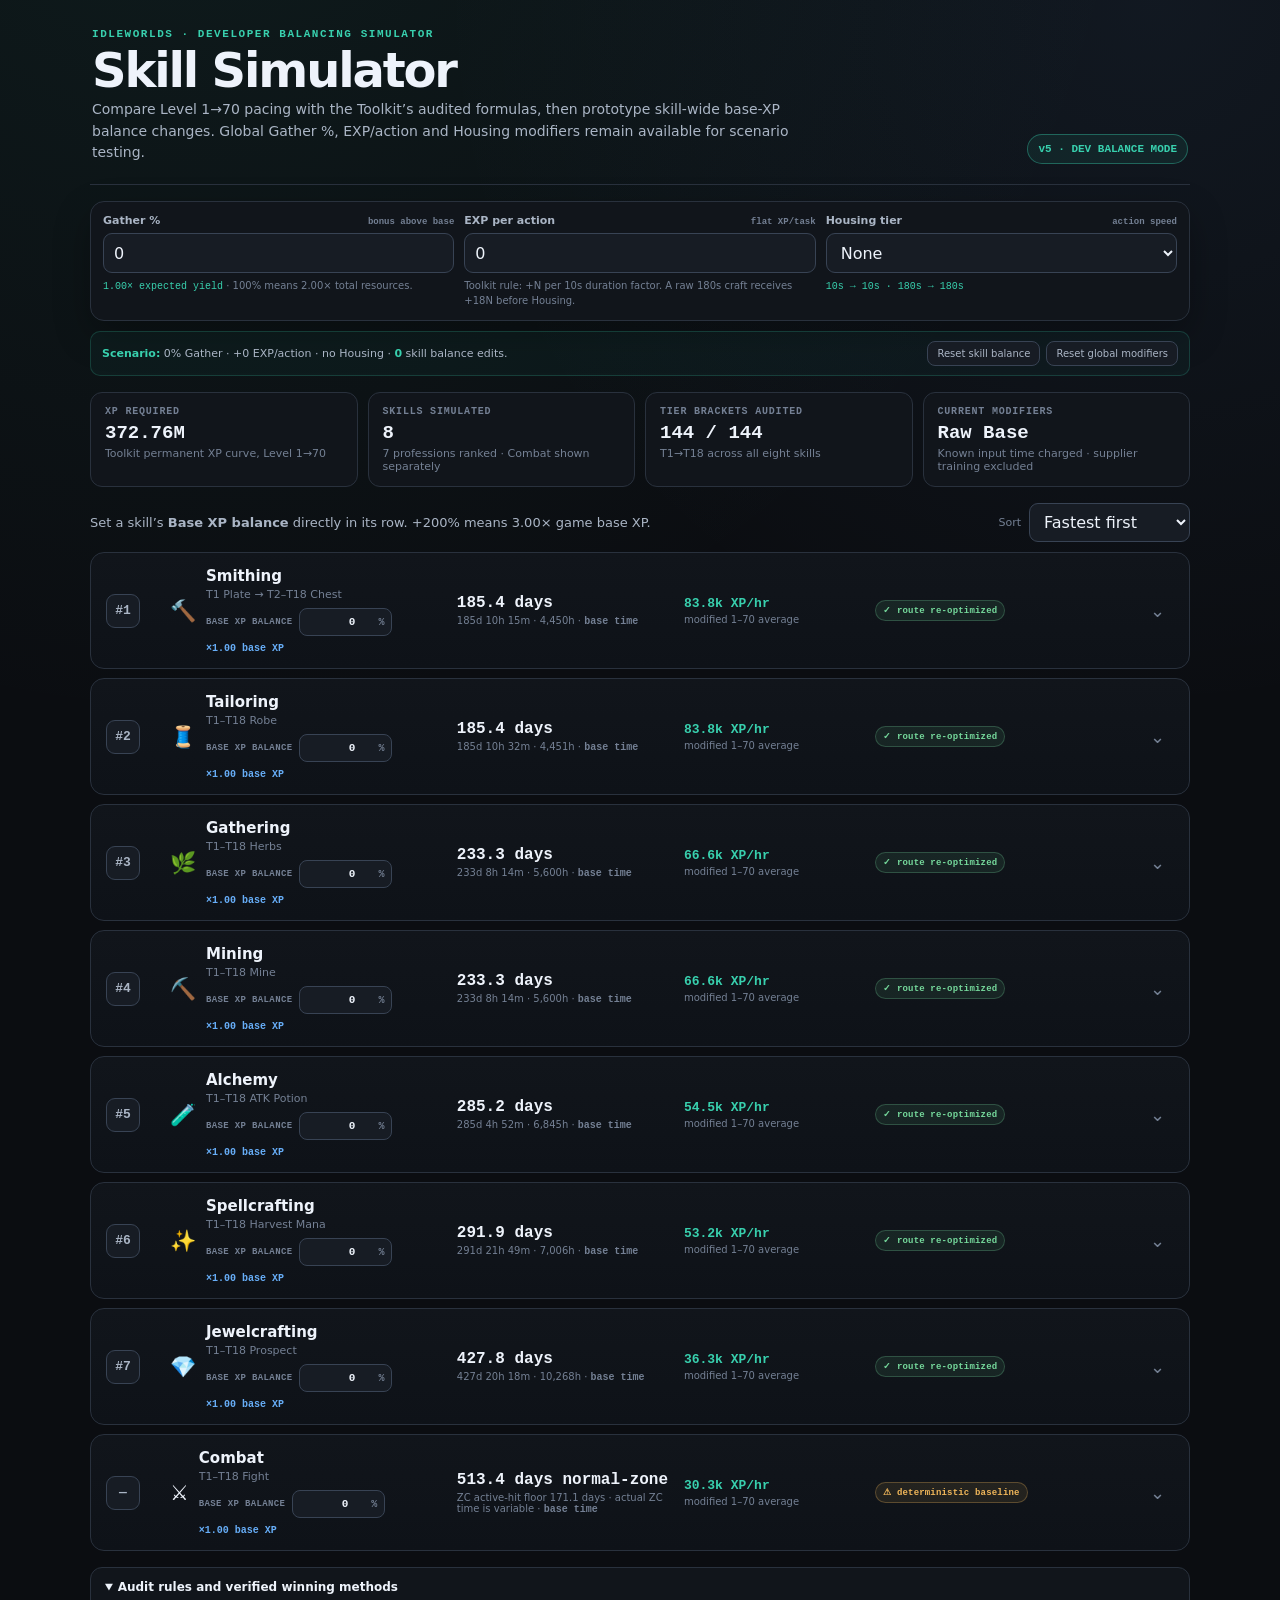
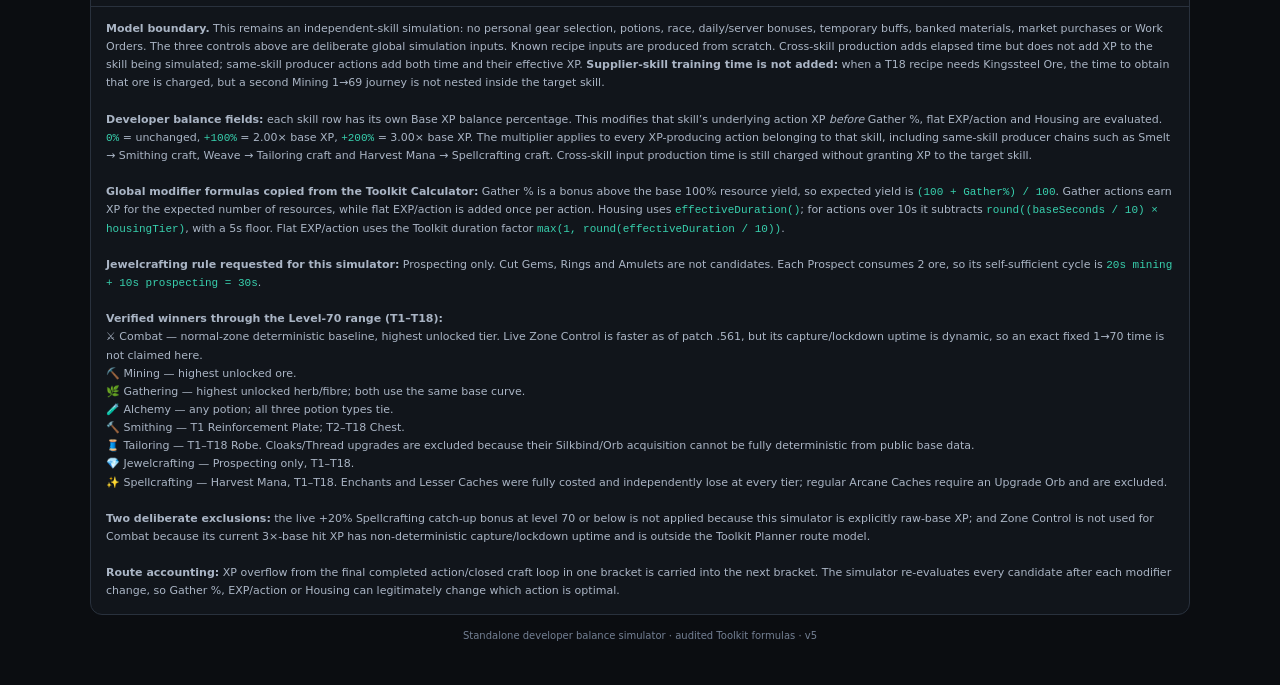
<file: Skillsim/SkillSim.html>
<!doctype html>
<html lang="en">
<head>
<meta charset="utf-8">
<meta name="viewport" content="width=device-width,initial-scale=1">
<title>IdleWorlds Skill Simulator — Developer Balance Tool</title>
<style>
:root{
  color-scheme:dark;
  --bg:#0b0d11;
  --panel:#11151b;
  --panel2:#171c24;
  --panel3:#0e1218;
  --border:#29313d;
  --border2:#384354;
  --text:#eef3fb;
  --text2:#aab5c5;
  --text3:#748094;
  --teal:#38d0ae;
  --teal2:#1b7666;
  --blue:#67aef8;
  --gold:#e8b85f;
  --warn:#f1b75a;
  --bad:#ef7a7a;
  --good:#75d89b;
  --shadow:0 14px 36px rgba(0,0,0,.28);
  --radius:14px;
  --mono:"Cascadia Code","SFMono-Regular",Consolas,"Liberation Mono",monospace;
  --sans:Inter,ui-sans-serif,system-ui,-apple-system,BlinkMacSystemFont,"Segoe UI",sans-serif;
}
*{box-sizing:border-box}
html,body{margin:0;background:var(--bg);color:var(--text);font-family:var(--sans)}
body{
  min-height:100vh;
  background:
    radial-gradient(circle at 15% -10%,rgba(56,208,174,.08),transparent 35%),
    radial-gradient(circle at 90% 0%,rgba(103,174,248,.07),transparent 28%),
    var(--bg);
}
button,select,input{font:inherit}
.app{width:min(1100px,calc(100% - 28px));margin:0 auto;padding:28px 0 44px}
.hero{
  display:flex;align-items:flex-end;justify-content:space-between;gap:24px;
  padding:0 2px 20px;border-bottom:1px solid var(--border)
}
.kicker{font:700 11px var(--mono);letter-spacing:.14em;text-transform:uppercase;color:var(--teal)}
h1{margin:6px 0 5px;font-size:clamp(28px,5vw,48px);line-height:1;letter-spacing:-.045em}
.subtitle{max-width:730px;margin:0;color:var(--text2);font-size:14px;line-height:1.55}
.base-chip{
  flex:0 0 auto;border:1px solid rgba(56,208,174,.38);background:rgba(56,208,174,.08);
  color:var(--teal);padding:8px 10px;border-radius:999px;font:700 11px var(--mono);
  white-space:nowrap
}

.sim-controls{
  display:grid;grid-template-columns:repeat(3,minmax(0,1fr));gap:10px;
  margin:16px 0 10px;padding:12px;background:var(--panel);
  border:1px solid var(--border);border-radius:14px;box-shadow:var(--shadow)
}
.sim-field{min-width:0}
.sim-field label{
  display:flex;justify-content:space-between;align-items:baseline;gap:8px;
  margin-bottom:6px;color:var(--text2);font-size:11px;font-weight:750
}
.sim-field label span{color:var(--text3);font:600 9px var(--mono)}
.sim-field input,.sim-field select{
  width:100%;height:40px;border:1px solid var(--border2);background:var(--panel2);
  color:var(--text);border-radius:9px;padding:0 10px;outline:none
}
.sim-field input:focus,.sim-field select:focus{border-color:var(--teal)}
.sim-help{margin-top:6px;color:var(--text3);font-size:10px;line-height:1.45}
.sim-derived{color:var(--teal);font-family:var(--mono)}
.mod-strip{
  display:flex;align-items:center;justify-content:space-between;gap:10px;
  margin:0 0 14px;padding:9px 11px;border:1px solid rgba(56,208,174,.2);
  background:rgba(56,208,174,.045);border-radius:10px;color:var(--text2);font-size:11px
}
.mod-strip strong{color:var(--teal)}
.reset-btn{
  flex:0 0 auto;border:1px solid var(--border2);background:var(--panel2);
  color:var(--text2);border-radius:8px;padding:6px 9px;cursor:pointer;font-size:10px
}
.reset-btn:hover{border-color:var(--teal);color:var(--text)}
.delta{color:var(--blue);font:700 10px var(--mono)}
.delta.zero{color:var(--text3)}

.metrics{display:grid;grid-template-columns:repeat(4,minmax(0,1fr));gap:10px;margin:16px 0}
.metric{
  background:var(--panel);border:1px solid var(--border);border-radius:12px;padding:13px 14px
}
.metric-label{font:700 10px var(--mono);text-transform:uppercase;letter-spacing:.08em;color:var(--text3)}
.metric-value{margin-top:5px;font:800 19px var(--mono);color:var(--text)}
.metric-sub{margin-top:3px;color:var(--text3);font-size:11px}
.toolbar{
  display:flex;align-items:center;justify-content:space-between;gap:12px;
  margin:16px 0 10px
}
.toolbar-left{font-size:13px;color:var(--text2)}
.toolbar-right{display:flex;align-items:center;gap:8px}
.toolbar label{font-size:11px;color:var(--text3)}
select{
  border:1px solid var(--border2);background:var(--panel2);color:var(--text);
  padding:8px 30px 8px 10px;border-radius:9px;outline:none
}
select:focus{border-color:var(--teal)}
.list{display:grid;gap:9px}
.skill{
  background:linear-gradient(180deg,var(--panel),var(--panel3));
  border:1px solid var(--border);border-radius:var(--radius);overflow:hidden;
  transition:border-color .15s ease
}
.skill[open]{border-color:var(--border2)}
.skill-summary{
  list-style:none;cursor:pointer;display:grid;
  grid-template-columns:52px minmax(150px,1.15fr) minmax(130px,.9fr) minmax(120px,.75fr) minmax(150px,1.1fr) 24px;
  align-items:center;gap:12px;padding:14px 15px
}
.skill-summary::-webkit-details-marker{display:none}
.rank{
  width:34px;height:34px;display:grid;place-items:center;border:1px solid var(--border2);
  border-radius:9px;background:var(--panel2);font:800 13px var(--mono);color:var(--text2)
}
.skill-name{display:flex;align-items:center;gap:10px;min-width:0}

.skill-balance-inline{
  display:flex;align-items:center;gap:7px;flex-wrap:wrap;margin-top:7px;
  color:var(--text3);font-size:10px
}
.skill-balance-inline label{
  font:700 9px var(--mono);letter-spacing:.04em;text-transform:uppercase;
  color:var(--text3);white-space:nowrap
}
.balance-input-wrap{
  display:inline-flex;align-items:center;height:28px;border:1px solid var(--border2);
  background:var(--panel2);border-radius:8px;overflow:hidden
}
.skill-balance-input{
  width:76px;height:26px;border:0;background:transparent;color:var(--text);
  padding:0 6px;text-align:right;outline:none;font:700 11px var(--mono)
}
.balance-input-wrap:focus-within{border-color:var(--teal)}
.balance-suffix{
  height:100%;display:flex;align-items:center;padding:0 7px 0 2px;
  color:var(--text3);font:700 10px var(--mono)
}
.balance-derived{font:700 10px var(--mono);color:var(--blue);white-space:nowrap}
.balance-reset{
  border:0;background:transparent;color:var(--text3);cursor:pointer;padding:2px 4px;
  font-size:11px;border-radius:5px
}
.balance-reset:hover{color:var(--text);background:rgba(255,255,255,.05)}
.balance-active .rank{border-color:rgba(103,174,248,.45);color:var(--blue)}
.balance-active .skill-title::after{
  content:" BALANCED";margin-left:7px;color:var(--blue);font:700 8px var(--mono);
  letter-spacing:.08em;vertical-align:middle
}

.skill-icon{font-size:21px}
.skill-title{font-size:15px;font-weight:750}
.skill-route{margin-top:3px;color:var(--text3);font-size:11px;white-space:nowrap;overflow:hidden;text-overflow:ellipsis}
.big-time{font:800 16px var(--mono)}
.small-label{margin-top:3px;color:var(--text3);font-size:10px}
.rate{font:750 13px var(--mono);color:var(--teal)}
.status{display:flex;gap:5px;flex-wrap:wrap}
.badge{
  display:inline-flex;align-items:center;border-radius:999px;padding:4px 7px;
  font:700 9px var(--mono);letter-spacing:.02em;white-space:nowrap
}
.badge.clean{background:rgba(117,216,155,.09);color:var(--good);border:1px solid rgba(117,216,155,.25)}
.badge.warn{background:rgba(241,183,90,.09);color:var(--warn);border:1px solid rgba(241,183,90,.28)}
.chev{font-size:18px;color:var(--text3);transition:transform .18s ease}
.skill[open] .chev{transform:rotate(180deg)}
.skill-body{border-top:1px solid var(--border);padding:14px 15px 16px}
.route-head{display:flex;justify-content:space-between;gap:14px;align-items:flex-start;margin-bottom:11px}
.route-head strong{font-size:13px}
.route-head p{margin:3px 0 0;color:var(--text3);font-size:11px;line-height:1.45}
.route-table-wrap{overflow-x:auto;border:1px solid var(--border);border-radius:10px}
table{width:100%;border-collapse:collapse;min-width:720px}
th,td{padding:9px 10px;text-align:left;border-bottom:1px solid var(--border)}
tr:last-child td{border-bottom:0}
th{background:var(--panel2);font:700 9px var(--mono);letter-spacing:.06em;text-transform:uppercase;color:var(--text3)}
td{font-size:11px;color:var(--text2)}
td strong{color:var(--text)}
.mono{font-family:var(--mono)}
.optimistic{color:var(--warn)}
.note{
  margin-top:14px;padding:12px 13px;border:1px solid rgba(241,183,90,.22);
  background:rgba(241,183,90,.055);border-radius:10px;color:var(--text2);font-size:11px;line-height:1.55
}
.method{
  margin-top:16px;border:1px solid var(--border);border-radius:12px;background:var(--panel);overflow:hidden
}
.method summary{cursor:pointer;padding:12px 14px;font-weight:700;font-size:12px}
.method-body{border-top:1px solid var(--border);padding:13px 15px;color:var(--text2);font-size:11px;line-height:1.65}
.method-body code{font-family:var(--mono);color:var(--teal)}
.footer{margin-top:15px;color:var(--text3);font-size:10px;text-align:center}
@media(max-width:800px){
  .hero{align-items:flex-start;flex-direction:column}
  .metrics{grid-template-columns:1fr}
  .sim-controls{grid-template-columns:1fr}
  .skill-summary{grid-template-columns:40px 1fr 120px 20px}
  .skill-summary .avg-col,.skill-summary .status-col{display:none}
}
@media(max-width:520px){
  .app{width:min(100% - 18px,1100px);padding-top:18px}
  .skill-summary{grid-template-columns:34px 1fr 20px;padding:12px}
  .skill-summary .time-col{grid-column:2}
  .rank{width:30px;height:30px}
  .toolbar{align-items:flex-start;flex-direction:column}
}
</style>
</head>
<body>
<main class="app">
  <section class="hero">
    <div>
      <div class="kicker">IdleWorlds · Developer balancing simulator</div>
      <h1>Skill Simulator</h1>
      <p class="subtitle">Compare Level 1→70 pacing with the Toolkit’s audited formulas, then prototype skill-wide base-XP balance changes. Global Gather %, EXP/action and Housing modifiers remain available for scenario testing.</p>
    </div>
    <div class="base-chip">v5 · DEV BALANCE MODE</div>
  </section>


  <section class="sim-controls" aria-label="Simulation modifiers">
    <div class="sim-field">
      <label for="sim-gather">Gather % <span>bonus above base</span></label>
      <input id="sim-gather" type="number" min="0" max="1000" step="1" value="0" inputmode="decimal">
      <div class="sim-help"><span class="sim-derived" id="sim-gather-derived">1.00× expected yield</span> · 100% means 2.00× total resources.</div>
    </div>
    <div class="sim-field">
      <label for="sim-xp-flat">EXP per action <span>flat XP/task</span></label>
      <input id="sim-xp-flat" type="number" min="0" max="100000" step="1" value="0" inputmode="numeric">
      <div class="sim-help">Toolkit rule: +N per 10s duration factor. A raw 180s craft receives +18N before Housing.</div>
    </div>
    <div class="sim-field">
      <label for="sim-housing">Housing tier <span>action speed</span></label>
      <select id="sim-housing">
        <option value="0">None</option>
        <option value="1">Camp — Tier 1</option>
        <option value="2">Cottage — Tier 2</option>
        <option value="3">Villa — Tier 3</option>
        <option value="4">Manor — Tier 4</option>
        <option value="5">Citadel — Tier 5</option>
      </select>
      <div class="sim-help"><span class="sim-derived" id="sim-housing-derived">10s → 10s · 180s → 180s</span></div>
    </div>
  </section>

  <div class="mod-strip">
    <div id="modifier-summary"><strong>Base simulation:</strong> 0% Gather · +0 EXP/action · no Housing.</div>
    <div style="display:flex;gap:6px;flex-wrap:wrap;">
      <button type="button" class="reset-btn" id="reset-skill-balance">Reset skill balance</button>
      <button type="button" class="reset-btn" id="reset-modifiers">Reset global modifiers</button>
    </div>
  </div>

  <section class="metrics" aria-label="Simulation summary">
    <div class="metric">
      <div class="metric-label">XP required</div>
      <div class="metric-value" id="xp-total">—</div>
      <div class="metric-sub">Toolkit permanent XP curve, Level 1→70</div>
    </div>
    <div class="metric">
      <div class="metric-label">Skills simulated</div>
      <div class="metric-value" id="skill-count">8</div>
      <div class="metric-sub">7 professions ranked · Combat shown separately</div>
    </div>
    <div class="metric">
      <div class="metric-label">Tier brackets audited</div>
      <div class="metric-value">144 / 144</div>
      <div class="metric-sub">T1→T18 across all eight skills</div>
    </div>
    <div class="metric">
      <div class="metric-label">Current modifiers</div>
      <div class="metric-value" id="model-label">Raw Base</div>
      <div class="metric-sub" id="model-sub">Known input time charged · supplier training excluded</div>
    </div>
  </section>

  <div class="toolbar">
    <div class="toolbar-left">Set a skill’s <strong>Base XP balance</strong> directly in its row. +200% means 3.00× game base XP.</div>
    <div class="toolbar-right">
      <label for="sort">Sort</label>
      <select id="sort">
        <option value="fast">Fastest first</option>
        <option value="slow">Slowest first</option>
        <option value="name">Skill name</option>
      </select>
    </div>
  </div>

  <section class="list" id="skill-list" aria-live="polite"></section>

  <details class="method" open>
    <summary>Audit rules and verified winning methods</summary>
    <div class="method-body">
      <strong>Model boundary.</strong> This remains an independent-skill simulation: no personal gear selection, potions, race, daily/server bonuses, temporary buffs, banked materials, market purchases or Work Orders. The three controls above are deliberate global simulation inputs. Known recipe inputs are produced from scratch. Cross-skill production adds elapsed time but does not add XP to the skill being simulated; same-skill producer actions add both time and their effective XP. <strong>Supplier-skill training time is not added:</strong> when a T18 recipe needs Kingssteel Ore, the time to obtain that ore is charged, but a second Mining 1→69 journey is not nested inside the target skill.<br><br>

      <strong>Developer balance fields:</strong> each skill row has its own Base XP balance percentage. This modifies that skill’s underlying action XP <em>before</em> Gather %, flat EXP/action and Housing are evaluated. <code>0%</code> = unchanged, <code>+100%</code> = 2.00× base XP, <code>+200%</code> = 3.00× base XP. The multiplier applies to every XP-producing action belonging to that skill, including same-skill producer chains such as Smelt → Smithing craft, Weave → Tailoring craft and Harvest Mana → Spellcrafting craft. Cross-skill input production time is still charged without granting XP to the target skill.<br><br>

      <strong>Global modifier formulas copied from the Toolkit Calculator:</strong> Gather % is a bonus above the base 100% resource yield, so expected yield is <code>(100 + Gather%) / 100</code>. Gather actions earn XP for the expected number of resources, while flat EXP/action is added once per action. Housing uses <code>effectiveDuration()</code>; for actions over 10s it subtracts <code>round((baseSeconds / 10) × housingTier)</code>, with a 5s floor. Flat EXP/action uses the Toolkit duration factor <code>max(1, round(effectiveDuration / 10))</code>.<br><br>

      <strong>Jewelcrafting rule requested for this simulator:</strong> Prospecting only. Cut Gems, Rings and Amulets are not candidates. Each Prospect consumes 2 ore, so its self-sufficient cycle is <code>20s mining + 10s prospecting = 30s</code>.<br><br>

      <strong>Verified winners through the Level-70 range (T1–T18):</strong><br>
      ⚔️ Combat — normal-zone deterministic baseline, highest unlocked tier. Live Zone Control is faster as of patch .561, but its capture/lockdown uptime is dynamic, so an exact fixed 1→70 time is not claimed here.<br>
      ⛏️ Mining — highest unlocked ore.<br>
      🌿 Gathering — highest unlocked herb/fibre; both use the same base curve.<br>
      🧪 Alchemy — any potion; all three potion types tie.<br>
      🔨 Smithing — T1 Reinforcement Plate; T2–T18 Chest.<br>
      🧵 Tailoring — T1–T18 Robe. Cloaks/Thread upgrades are excluded because their Silkbind/Orb acquisition cannot be fully deterministic from public base data.<br>
      💎 Jewelcrafting — Prospecting only, T1–T18.<br>
      ✨ Spellcrafting — Harvest Mana, T1–T18. Enchants and Lesser Caches were fully costed and independently lose at every tier; regular Arcane Caches require an Upgrade Orb and are excluded.<br><br>

      <strong>Two deliberate exclusions:</strong> the live +20% Spellcrafting catch-up bonus at level 70 or below is not applied because this simulator is explicitly raw-base XP; and Zone Control is not used for Combat because its current 3×-base hit XP has non-deterministic capture/lockdown uptime and is outside the Toolkit Planner route model.<br><br>

      <strong>Route accounting:</strong> XP overflow from the final completed action/closed craft loop in one bracket is carried into the next bracket. The simulator re-evaluates every candidate after each modifier change, so Gather %, EXP/action or Housing can legitimately change which action is optimal.
    </div>
  </details>

  <div class="footer">Standalone developer balance simulator · audited Toolkit formulas · v5</div>
</main>

<script>
(function(){
'use strict';

const MAX_LEVEL = 70;
const MAX_TIER = 34;
const ROUTE_MAX_TIER = 18; // Level 69 unlock; Level 70 is the target.
const MODEL_VERSION = '5.0-balance-tool';
const VERIFIED_PATCH = '0.2.0+2026-08-16.561';

const HOUSING_NAMES = {0:'None',1:'Camp',2:'Cottage',3:'Villa',4:'Manor',5:'Citadel'};
const BASE_SETTINGS = Object.freeze({gatherBonusPct:0,xpPerAction:0,housingTier:0});
let SIM_SETTINGS = {...BASE_SETTINGS};

function clampNum(v,lo,hi){
  const n=Number(v);
  return Number.isFinite(n)?Math.max(lo,Math.min(hi,n)):lo;
}
function balanceMultiplier(balancePct){
  return 1 + Math.max(0,Number(balancePct)||0)/100;
}
function balanceBaseXP(baseXP,balancePct){
  return Number(baseXP||0) * balanceMultiplier(balancePct);
}

// Exact current Toolkit housing formula.
function effectiveDuration(baseSec,housingTier){
  const h=Math.max(0,Math.min(5,parseInt(housingTier,10)||0));
  if(h<=0)return baseSec;
  if(baseSec<=10)return Math.max(5,baseSec-h);
  return Math.max(5,baseSec-Math.round((baseSec/10)*h));
}
function durationFactor(baseSec,housingTier){
  return Math.max(1,Math.round(effectiveDuration(baseSec,housingTier)/10));
}
function actionSeconds(baseSec,settings){
  return effectiveDuration(baseSec,(settings||SIM_SETTINGS).housingTier);
}
function gatherYield(settings){
  const g=Math.max(0,Number((settings||SIM_SETTINGS).gatherBonusPct)||0);
  return Math.max(1,(100+g)/100);
}
function gatherParts(settings){
  const total=100+Math.max(0,Number((settings||SIM_SETTINGS).gatherBonusPct)||0);
  return {
    guaranteed:Math.max(1,Math.floor(total/100)),
    partial:(total%100)/100,
    expected:Math.max(1,total/100)
  };
}
function weightByChance(lo,hi,p){
  const q=Math.min(1,Math.max(0,Number(p)||0));
  return (1-q)*lo+q*hi;
}
function isGatherLeaf(leaf){
  return leaf==='mining'||leaf==='gather_herb'||leaf==='gather_fiber'||leaf==='spell_harvest';
}

// Exact subset of getEffectiveXPParams() used by this simulator:
// no race/potions/server/daily/etc, only flat XP/action + gather + housing.
function effectiveActionXP(baseXP,baseSec,leaf,settings){
  const st=settings||SIM_SETTINGS;
  const flat=Math.max(0,Number(st.xpPerAction)||0);
  const df=durationFactor(baseSec,st.housingTier);
  const oneShot=(resources)=>{
    return Math.round(baseXP*resources + flat*df);
  };
  if(!isGatherLeaf(leaf))return oneShot(1);
  const gp=gatherParts(st);
  const lo=oneShot(gp.guaranteed);
  if(gp.partial<=0)return lo;
  const hi=oneShot(gp.guaranteed+1);
  return weightByChance(lo,hi,gp.partial);
}

function resourceSecondsPerUnit(settings){
  const st=settings||SIM_SETTINGS;
  return actionSeconds(10,st)/gatherYield(st);
}

const TIER_NAMES = {
  1:'Copper',2:'Iron',3:'Silver',4:'Gold',5:'Mythril',6:'Starsteel',7:'Obsidian',8:'Runite',
  9:'Dragonsteel',10:'Aethersteel',11:'Voidiron',12:'Celestium',13:'Bloodstone',14:'Moonsteel',
  15:'Sunforged',16:'Netherite',17:'Stormglass',18:'Kingssteel',19:'Eternium',20:'Astralium',
  21:'Gravite',22:'Frostiron',23:'Dusksteel',24:'Titanium',25:'Skysteel',26:'Emberium',
  27:'Soulsteel',28:'Chronite',29:'Worldforge',30:'Voidglass',31:'Thalassic',32:'Ashspire',
  33:'Glacirite',34:'Primordite'
};
const HERB_NAMES = {
  1:'Copperbloom',2:'Ironleaf',3:'Silverroot',4:'Golden Mint',5:'Mythril Moss',6:'Starpetal',
  7:'Obsidian Thorn',8:'Runebloom',9:'Embersage',10:'Aetherreed',11:'Void Fern',12:'Sunblossom',
  13:'Bloodvine',14:'Moonshade',15:'Sunflare Bloom',16:'Nether Bramble',17:'Stormsage',18:'Royal Thyme'
};
const FIBER_NAMES = {
  1:'Cotton',2:'Flax',3:'Wool',4:'Silk',5:'Mythril Silk',6:'Starweave',7:'Shadowweave',
  8:'Runic Thread',9:'Dragonscale Silk',10:'Aether Silk',11:'Void Thread',12:'Celestial Silk',
  13:'Bloodweave',14:'Moonsilk',15:'Sunweave',16:'Netherweave',17:'Stormsilk',18:'Regal Silk'
};

const SKILLS = [
  {key:'combat',label:'Combat',icon:'⚔️'},
  {key:'mining',label:'Mining',icon:'⛏️'},
  {key:'gathering',label:'Gathering',icon:'🌿'},
  {key:'smithing',label:'Smithing',icon:'🔨'},
  {key:'tailoring',label:'Tailoring',icon:'🧵'},
  {key:'alchemy',label:'Alchemy',icon:'🧪'},
  {key:'jewelcrafting',label:'Jewelcrafting',icon:'💎'},
  {key:'spellcrafting',label:'Spellcrafting',icon:'✨'}
];
const SKILL_BALANCE = Object.fromEntries(SKILLS.map(s=>[s.key,0]));

const SMITHING_XP_MULTIPLIER = 1.8;
const EQUIPMENT_CRAFT_XP_MULTIPLIER = 18;
const FIXED_CRAFT_SLOT_FACTOR = 3;

function skillXpForTier(t){
  const idx=t-1;
  return t<=8 ? 4+idx*4 : 40+(idx-8)*6;
}
function oresPerBar(t){
  if(t===1)return 2;if(t===2)return 4;if(t===3)return 6;if(t===4)return 7;return 8;
}
function tierForLevel(level){
  return Math.max(1,Math.min(MAX_TIER,Math.floor((Math.max(1,level)-1)/4)+1));
}
function xpForLevel(v){ return 90*Math.pow(1.22,v-1)+v*v*6; }
function totalXPToReach(a,b){
  let total=0;
  for(let v=a;v<b;v++) total+=xpForLevel(v);
  return total;
}
function round(n){ return Math.round(n); }

function smeltXP(t){ return round(skillXpForTier(t)*oresPerBar(t)*SMITHING_XP_MULTIPLIER); }
function alchemyXP(t){ return round(skillXpForTier(t)*7.2); }
function miningXP(t){ return 2*round(skillXpForTier(t)*1.1); }
function gatheringXP(t){ return miningXP(t); }
function combatXP(t){ return Math.max(1,round(skillXpForTier(t))); }
function prospectXP(t){ return round(skillXpForTier(t)*3.6); }
function harvestManaXP(t){ return round(miningXP(t)*0.8); }
function enchantXP(t){ return round((324+(t-1)*216)*0.8); }
function cacheXP(t){ return round(skillXpForTier(t)*1.6); }
function lesserCacheXP(t){ return round(skillXpForTier(t)*0.8); }
function weaveXP(t){ return round(skillXpForTier(t)*oresPerBar(t)*SMITHING_XP_MULTIPLIER); }
function fixedCraftXP(t){
  const base=6+(t-1)*4;
  return round(base*EQUIPMENT_CRAFT_XP_MULTIPLIER*FIXED_CRAFT_SLOT_FACTOR*SMITHING_XP_MULTIPLIER);
}

function smithInput(t,slot){
  const map={
    boots:[2,4,6,8,10],legs:[3,6,9,12,15],chest:[4,8,12,16,20],
    shield:[4,7,10,13,15],sword:[4,7,10,13,15]
  };
  const a=map[slot];
  return t<=5?a[t-1]:a[4];
}
function equipmentCraftXP(t,bars){
  const base=6+(t-1)*4;
  return round(base*EQUIPMENT_CRAFT_XP_MULTIPLIER*(bars/2)*SMITHING_XP_MULTIPLIER);
}
function tailorInput(t,slot){
  if(t>=5)return {hood:10,robe:20,gloves:10,leggings:15,boots:10}[slot];
  const early={
    1:{hood:2,robe:4,gloves:2,leggings:3,boots:2},
    2:{hood:4,robe:8,gloves:4,leggings:6,boots:4},
    3:{hood:6,robe:12,gloves:6,leggings:9,boots:6},
    4:{hood:8,robe:16,gloves:8,leggings:12,boots:8}
  };
  return early[t][slot];
}
function tailorCraftXP(t,slot){
  const base=6+(t-1)*4;
  const cloth=tailorInput(t,slot);
  return round(base*EQUIPMENT_CRAFT_XP_MULTIPLIER*(cloth/2)*SMITHING_XP_MULTIPLIER);
}

function candidate(label,leaf,xpUnit,timeUnit,opts){
  opts=opts||{};
  return {
    label,leaf,xpUnit,timeUnit,
    rate:timeUnit>0?xpUnit/timeUnit:0,
    unitLabel:opts.unitLabel||'action',
    note:opts.note||'',
    detail:opts.detail||'',
    baseXpUnit:opts.baseXpUnit!=null?opts.baseXpUnit:xpUnit
  };
}

function buildCandidates(group,t,settings,balancePct){
  const st=settings||SIM_SETTINGS;
  const balance=Math.max(0,Number(balancePct)||0);
  const balanced=(baseXP)=>balanceBaseXP(baseXP,balance);
  const effective=(baseXP,baseSec,leaf)=>effectiveActionXP(balanced(baseXP),baseSec,leaf,st);
  const metal=TIER_NAMES[t];
  const out=[];
  const gYield=gatherYield(st);
  const gatherSec=resourceSecondsPerUnit(st);
  const shortSec=actionSeconds(10,st);
  const craftSec=actionSeconds(180,st);

  if(group==='combat'){
    const base=combatXP(t);
    out.push(candidate(`Fight in ${metal} zone`,'combat',
      effective(base,10,'combat'),shortSec,{baseXpUnit:base}));
  }

  if(group==='mining'){
    const base=miningXP(t);
    out.push(candidate(`Mine ${metal} Ore`,'mining',
      effective(base,10,'mining'),shortSec,{
        baseXpUnit:base,
        detail:gYield>1?`${gYield.toFixed(2)}× expected resource/XP yield`:'1× base gather yield'
      }));
  }

  if(group==='gathering'){
    const base=gatheringXP(t);
    const xp=effective(base,10,'gather_herb');
    out.push(candidate(`Gather ${HERB_NAMES[t]||metal+' Herb'}`,'gather_herb',xp,shortSec,{
      baseXpUnit:base,note:'Fibre has identical XP/time at this tier.'
    }));
    out.push(candidate(`Gather ${FIBER_NAMES[t]||metal+' Fibre'}`,'gather_fiber',xp,shortSec,{
      baseXpUnit:base
    }));
  }

  if(group==='alchemy'){
    const base=alchemyXP(t);
    const xp=effective(base,10,'alchemy');
    const loopTime=shortSec+3*gatherSec;
    const detail=`${shortSec.toFixed(1)}s brew + ${(3*gatherSec).toFixed(1)}s expected herb gathering`;
    ['ATK','DEF','XP'].forEach(kind=>{
      out.push(candidate(`${metal} ${kind} Potion`,'alchemy',xp,loopTime,{
        baseXpUnit:base,unitLabel:'craft loop',detail
      }));
    });
  }

  if(group==='smithing'){
    const baseSmelt=smeltXP(t);
    const smeltEff=effective(baseSmelt,10,'smelt');
    const ore=oresPerBar(t);
    const smeltLoopTime=shortSec+ore*gatherSec;
    out.push(candidate(`Smelt ${metal} Bars`,'smelt',smeltEff,smeltLoopTime,{
      baseXpUnit:baseSmelt,
      detail:`${shortSec.toFixed(1)}s smelt + ${(ore*gatherSec).toFixed(1)}s expected ore mining`
    }));

    ['boots','legs','chest','shield','sword'].forEach(slot=>{
      const bars=smithInput(t,slot);
      const baseCraft=equipmentCraftXP(t,bars);
      const craftEff=effective(baseCraft,180,'smith_'+slot);
      const loopXP=craftEff+bars*smeltEff;
      const loopTime=craftSec+bars*smeltLoopTime;
      const label=slot==='chest'?`${metal} Chest`:
                  slot==='legs'?`${metal} Leggings`:
                  slot==='shield'?`${metal} Shield`:
                  slot==='sword'?`${metal} Sword`:
                  `${metal} Boots / Helm / Gloves`;
      out.push(candidate(label,'smith_'+slot,loopXP,loopTime,{
        baseXpUnit:baseCraft+bars*baseSmelt,
        unitLabel:'craft loop',
        detail:`1 craft + ${bars} smelts · ore inputs at ${gYield.toFixed(2)}× expected yield`
      }));
    });

    const bars=smithInput(t,'chest');
    const baseCraft=fixedCraftXP(t);
    const craftEff=effective(baseCraft,180,'smith_plate');
    out.push(candidate(`${metal} Reinforcement Plate`,'smith_plate',
      craftEff+bars*smeltEff,craftSec+bars*smeltLoopTime,{
        baseXpUnit:baseCraft+bars*baseSmelt,
        unitLabel:'craft loop',
        detail:`1 plate + ${bars} smelts · ore inputs at ${gYield.toFixed(2)}× expected yield`
      }));
  }

  if(group==='tailoring'){
    const fibre=oresPerBar(t);
    const baseWeave=weaveXP(t);
    const weaveEff=effective(baseWeave,10,'tailor_weave');
    const weaveLoopTime=shortSec+fibre*gatherSec;
    out.push(candidate(`Weave ${FIBER_NAMES[t]} Cloth`,'tailor_weave',
      weaveEff,weaveLoopTime,{
        baseXpUnit:baseWeave,
        detail:`${shortSec.toFixed(1)}s weave + ${(fibre*gatherSec).toFixed(1)}s expected fibre gathering`
      }));

    ['hood','robe','gloves','leggings','boots'].forEach(slot=>{
      const cloth=tailorInput(t,slot);
      const baseCraft=tailorCraftXP(t,slot);
      const craftEff=effective(baseCraft,180,'tailor_'+slot);
      const loopXP=craftEff+cloth*weaveEff;
      const loopTime=craftSec+cloth*weaveLoopTime;
      const pretty={hood:'Hood',robe:'Robe',gloves:'Gloves',leggings:'Leggings',boots:'Boots'}[slot];
      out.push(candidate(`${FIBER_NAMES[t]} ${pretty}`,'tailor_'+slot,loopXP,loopTime,{
        baseXpUnit:baseCraft+cloth*baseWeave,
        unitLabel:'craft loop',
        detail:`1 craft + ${cloth} weaves · fibre inputs at ${gYield.toFixed(2)}× expected yield`
      }));
    });
    // Cloaks remain excluded: Silkbind acquisition has no deterministic base rate.
  }

  if(group==='jewelcrafting'){
    // Prospecting-only by design. Every prospect consumes 2 ore; Gather %
    // reduces the expected Mining actions needed to supply those inputs.
    const base=prospectXP(t);
    const xp=effective(base,10,'jewel_prospect');
    const time=shortSec+2*gatherSec;
    out.push(candidate(`Prospect ${metal} Ore`,'jewel_prospect',xp,time,{
      baseXpUnit:base,
      detail:`${shortSec.toFixed(1)}s Prospect + ${(2*gatherSec).toFixed(1)}s expected time for 2 ore · Prospecting only`
    }));
  }

  if(group==='spellcrafting'){
    const baseHarvest=harvestManaXP(t);
    const harvestEff=effective(baseHarvest,10,'spell_harvest');
    out.push(candidate(`Harvest ${metal} Mana`,'spell_harvest',harvestEff,shortSec,{
      baseXpUnit:baseHarvest,
      detail:gYield>1?`${gYield.toFixed(2)}× expected Mana/XP yield`:'1× base Mana yield'
    }));

    // Enchant: 200 Mana + 200 Herbs. Mana harvesting is same-skill, so its
    // effective XP counts; Herb gathering is cross-skill time only.
    const manaActions=200/gYield;
    ['Boots','Gloves','Helm','Ring','Weapon'].forEach(slot=>{
      const baseCraft=enchantXP(t);
      const craftEff=effective(baseCraft,180,'spell_'+slot.toLowerCase());
      const xp=craftEff+manaActions*harvestEff;
      const time=craftSec+manaActions*shortSec+200*gatherSec;
      out.push(candidate(`${metal} ${slot} Enchant`,'spell_'+slot.toLowerCase(),xp,time,{
        baseXpUnit:baseCraft+manaActions*baseHarvest,
        unitLabel:'full craft loop',
        detail:`1 enchant + ${manaActions.toFixed(2)} expected Mana harvests + ${(200/gYield).toFixed(2)} expected Herb gathers`
      }));
    });

    // Lesser Cache: 200 Mana, all produced by same-skill Harvest Mana.
    {
      const baseCraft=lesserCacheXP(t);
      const craftEff=effective(baseCraft,10,'spell_lesser_cache');
      const xp=craftEff+manaActions*harvestEff;
      const time=shortSec+manaActions*shortSec;
      out.push(candidate(`Craft ${metal} Lesser Arcane Cache`,'spell_lesser_cache',xp,time,{
        baseXpUnit:baseCraft+manaActions*baseHarvest,
        unitLabel:'craft loop',
        detail:`1 cache + ${manaActions.toFixed(2)} expected Harvest Mana actions`
      }));
    }
    // Regular Arcane Cache remains excluded because Upgrade Orb acquisition
    // has no deterministic base-time model.
  }

  out.forEach(c=>{
    c.balancePct=balance;
    c.balanceMultiplier=balanceMultiplier(balance);
    c.balancedBaseXpUnit=balanceBaseXP(c.baseXpUnit,balance);
  });
  return out.sort((a,b)=>b.rate-a.rate || b.xpUnit-a.xpUnit);
}

function buildRoute(group,settings,balancePct){
  const boundaries=[1];
  for(let t=2;t<=ROUTE_MAX_TIER;t++){
    const lvl=1+(t-1)*4;
    if(lvl<MAX_LEVEL)boundaries.push(lvl);
  }
  boundaries.push(MAX_LEVEL);

  const steps=[];
  let totalTime=0;
  let xpCarry=0;

  for(let i=0;i<boundaries.length-1;i++){
    const from=boundaries[i],to=boundaries[i+1],tier=tierForLevel(from);
    const ranked=buildCandidates(group,tier,settings||SIM_SETTINGS,balancePct||0);
    const best=ranked[0];
    if(!best)continue;

    const bracketXP=totalXPToReach(from,to);
    const xpRequired=Math.max(0,bracketXP-xpCarry);
    const units=best.xpUnit>0?Math.ceil(xpRequired/best.xpUnit):0;
    const xpGained=units*best.xpUnit;
    const timeSec=units*best.timeUnit;

    totalTime+=timeSec;
    // Carry ALL overflow forward. The equivalent xpGained-xpRequired form
    // only works while old carry is smaller than the current bracket.
    xpCarry=Math.max(0,xpCarry+xpGained-bracketXP);

    steps.push({
      from,to,tier,
      action:best.label,
      leaf:best.leaf,
      rawXP:best.xpUnit,
      unitTime:best.timeUnit,
      xpPerHour:best.rate*3600,
      units,timeSec,
      unitLabel:best.unitLabel,
      detail:best.detail,
      note:best.note,
      xpCarry
    });
  }

  return {
    group,
    totalXP:totalXPToReach(1,MAX_LEVEL),
    totalTime,
    avgXPPerHour:totalXPToReach(1,MAX_LEVEL)/(totalTime/3600),
    balancePct:Math.max(0,Number(balancePct)||0),
    steps
  };
}

const METHOD_AUDIT = {
  combat:{
    verdict:'18/18 normal-zone tiers verified',
    method:'Highest unlocked normal-zone combat baseline',
    note:'Live Zone Control is faster after patch .561 (3× base XP per active hit). Continuous active-hit time is about 4,107.5h, but capture/lockdown downtime makes the real elapsed result variable; the normal-zone baseline is shown for deterministic comparison.'
  },
  mining:{
    verdict:'18/18 tiers verified',
    method:'Highest unlocked ore',
    note:'Single 10s base action family; XP rises monotonically by tier.'
  },
  gathering:{
    verdict:'18/18 tiers verified',
    method:'Highest unlocked herb / fibre',
    note:'Herb and fibre share the same 10s base XP curve.'
  },
  alchemy:{
    verdict:'18/18 tiers verified',
    method:'Any same-tier potion',
    note:'10s brew + 30s to gather 3 herbs; ATK/DEF/XP potions tie.'
  },
  smithing:{
    verdict:'18/18 tiers exhaustively compared',
    method:'T1 Plate → T2–T18 Chest',
    note:'Compared Smelt, Boots, Legs, Chest, Shield, Sword and Plate with ore→smelt input time.'
  },
  tailoring:{
    verdict:'18/18 deterministic tiers compared',
    method:'Robe at every tier',
    note:'Compared Weave + all five armour slots. Cloak/Thread routes excluded due unpriced Silkbind/Orb acquisition.'
  },
  jewelcrafting:{
    verdict:'Prospecting-only · 18/18 tiers',
    method:'Prospect highest unlocked ore',
    note:'Per user specification: no Cut Gem, Ring or Amulet routes. Each attempt includes mining 2 ore.'
  },
  spellcrafting:{
    verdict:'18/18 deterministic tiers compared',
    method:'Harvest Mana at every tier',
    note:'Compared Harvest, fully-costed Enchants and Lesser Caches. Full Cache excluded due Upgrade Orb.'
  }
};

function combatZoneControlActiveFloor(settings,balancePct){
  const st=settings||SIM_SETTINGS;
  const balance=Math.max(0,Number(balancePct)||0);
  let carry=0,total=0;
  const boundaries=[1];
  for(let t=2;t<=ROUTE_MAX_TIER;t++){
    const lvl=1+(t-1)*4;
    if(lvl<MAX_LEVEL)boundaries.push(lvl);
  }
  boundaries.push(MAX_LEVEL);
  for(let i=0;i<boundaries.length-1;i++){
    const from=boundaries[i],to=boundaries[i+1],tier=tierForLevel(from);
    // Patch .561: active ZC hit is 3× base combat XP, then the simulator's
    // allowed flat XP/action modifier is applied once through the normal 10s action.
    const zcBase=balanceBaseXP(combatXP(tier)*3,balance);
    const xpPerHit=effectiveActionXP(zcBase,10,'combat',st);
    const bracketXP=totalXPToReach(from,to);
    const required=Math.max(0,bracketXP-carry);
    const hits=Math.ceil(required/xpPerHit);
    const gained=hits*xpPerHit;
    total+=hits*actionSeconds(10,st);
    carry=Math.max(0,carry+gained-bracketXP);
  }
  return total;
}

function routeSynopsis(route){
  const groups=[];
  route.steps.forEach(s=>{
    const last=groups[groups.length-1];
    if(last&&last.leaf===s.leaf){
      last.to=s.to;last.tierTo=s.tier;
    }else{
      groups.push({leaf:s.leaf,label:s.action,from:s.from,to:s.to,tierFrom:s.tier,tierTo:s.tier});
    }
  });
  return groups.map(g=>{
    const tierText=g.tierFrom===g.tierTo?`T${g.tierFrom}`:`T${g.tierFrom}–T${g.tierTo}`;
    return `${tierText} ${shortAction(g.leaf,g.label)}`;
  }).join(' → ');
}
function shortAction(leaf,label){
  const map={
    combat:'Fight',mining:'Mine',gather_herb:'Herbs',gather_fiber:'Fibre',alchemy:'ATK Potion',
    smelt:'Smelt',smith_boots:'Boots',smith_legs:'Leggings',smith_chest:'Chest',
    smith_shield:'Shield',smith_sword:'Sword',smith_plate:'Plate',
    tailor_weave:'Weave',tailor_hood:'Hood',tailor_robe:'Robe',tailor_gloves:'Gloves',
    tailor_leggings:'Leggings',tailor_boots:'Boots',tailor_cloak:'Cloak',
    jewel_prospect:'Prospect',
    spell_harvest:'Harvest Mana',spell_boots:'Boots Enchant',spell_gloves:'Gloves Enchant',
    spell_helm:'Helm Enchant',spell_ring:'Ring Enchant',spell_weapon:'Weapon Enchant',
    spell_cache:'Arcane Cache',spell_lesser_cache:'Lesser Cache'
  };
  return map[leaf]||label;
}

function fmtNumber(n){
  if(Math.abs(n)>=1e9)return (n/1e9).toFixed(2).replace(/\.?0+$/,'')+'B';
  if(Math.abs(n)>=1e6)return (n/1e6).toFixed(2).replace(/\.?0+$/,'')+'M';
  if(Math.abs(n)>=1e3)return (n/1e3).toFixed(1).replace(/\.0$/,'')+'k';
  return Math.round(n).toLocaleString();
}
function fmtTime(sec){
  const day=86400,hour=3600;
  if(sec>=day){
    const d=sec/day;
    return `${d.toFixed(d>=100?1:2).replace(/\.00$/,'')} days`;
  }
  if(sec>=hour)return `${(sec/hour).toFixed(1)} hours`;
  return `${Math.round(sec/60)} min`;
}
function fmtLongTime(sec){
  const d=Math.floor(sec/86400);
  const h=Math.floor((sec%86400)/3600);
  const m=Math.floor((sec%3600)/60);
  return `${d.toLocaleString()}d ${h}h ${m}m`;
}
function esc(v){
  return String(v==null?'':v).replace(/[&<>"']/g,c=>({'&':'&amp;','<':'&lt;','>':'&gt;','"':'&quot;',"'":'&#39;'}[c]));
}

const BASE_RESULTS=SKILLS.map(skill=>Object.assign({},skill,buildRoute(skill.key,BASE_SETTINGS,0)));
let results=BASE_RESULTS.map(r=>({...r}));
let COMBAT_ZC_ACTIVE_FLOOR=combatZoneControlActiveFloor(SIM_SETTINGS,SKILL_BALANCE.combat);

function readSettings(){
  const gatherEl=document.getElementById('sim-gather');
  const xpEl=document.getElementById('sim-xp-flat');
  const houseEl=document.getElementById('sim-housing');
  return {
    gatherBonusPct:clampNum(gatherEl?gatherEl.value:0,0,1000),
    xpPerAction:Math.floor(clampNum(xpEl?xpEl.value:0,0,100000)),
    housingTier:Math.round(clampNum(houseEl?houseEl.value:0,0,5))
  };
}
function sameSettings(a,b){
  return a.gatherBonusPct===b.gatherBonusPct &&
         a.xpPerAction===b.xpPerAction &&
         a.housingTier===b.housingTier;
}
function recalculate(){
  SIM_SETTINGS=readSettings();
  results=SKILLS.map(skill=>Object.assign(
    {},skill,buildRoute(skill.key,SIM_SETTINGS,SKILL_BALANCE[skill.key]||0)
  ));
  COMBAT_ZC_ACTIVE_FLOOR=combatZoneControlActiveFloor(
    SIM_SETTINGS,SKILL_BALANCE.combat||0
  );
  updateModifierUI();
  render(document.getElementById('sort').value);
  window.SkillSimulator.results=results;
  window.SkillSimulator.settings={...SIM_SETTINGS};
  window.SkillSimulator.skillBalance={...SKILL_BALANCE};
  window.SkillSimulator.combatZoneControlActiveFloorSec=COMBAT_ZC_ACTIVE_FLOOR;
}
function updateModifierUI(){
  const yieldVal=gatherYield(SIM_SETTINGS);
  const gatherD=document.getElementById('sim-gather-derived');
  if(gatherD)gatherD.textContent=yieldVal.toFixed(2)+'× expected yield';

  const h=SIM_SETTINGS.housingTier;
  const houseD=document.getElementById('sim-housing-derived');
  if(houseD)houseD.textContent=
    `10s → ${effectiveDuration(10,h)}s · 180s → ${effectiveDuration(180,h)}s`;

  const base=sameSettings(SIM_SETTINGS,BASE_SETTINGS);
  const balanceEdits=Object.values(SKILL_BALANCE).filter(v=>Number(v)>0).length;
  const summary=document.getElementById('modifier-summary');
  if(summary){
    const globalText=base
      ? '0% Gather · +0 EXP/action · no Housing'
      : `+${SIM_SETTINGS.gatherBonusPct}% Gather (${yieldVal.toFixed(2)}×) · +${SIM_SETTINGS.xpPerAction} EXP/action · ${HOUSING_NAMES[h]} T${h}`;
    summary.innerHTML=`<strong>Scenario:</strong> ${globalText} · <strong>${balanceEdits}</strong> skill balance edit${balanceEdits===1?'':'s'}.`;
  }
  const label=document.getElementById('model-label');
  const sub=document.getElementById('model-sub');
  if(label)label.textContent=(base&&balanceEdits===0)?'Raw Base':'Balance Scenario';
  if(sub)sub.textContent=(base&&balanceEdits===0)
    ? 'Known input time charged · supplier training excluded'
    : `${yieldVal.toFixed(2)}× gather · +${SIM_SETTINGS.xpPerAction} XP/task · ${HOUSING_NAMES[h]} · ${balanceEdits} skill edit${balanceEdits===1?'':'s'}`;
}

window.SkillSimulator={
  version:MODEL_VERSION,
  verifiedPatch:VERIFIED_PATCH,
  settings:{...SIM_SETTINGS},
  skillBalance:{...SKILL_BALANCE},
  results,baseResults:BASE_RESULTS,
  buildRoute,buildCandidates,totalXPToReach,
  effectiveDuration,durationFactor,effectiveActionXP,gatherYield,
  balanceMultiplier,balanceBaseXP,
  methodAudit:METHOD_AUDIT,
  combatZoneControlActiveFloorSec:COMBAT_ZC_ACTIVE_FLOOR
};

function render(sortMode){
  const openSkills=new Set(Array.from(document.querySelectorAll('.skill[open]')).map(el=>el.dataset.skill));
  let rows=results.slice();
  if(sortMode==='fast')rows.sort((a,b)=>a.totalTime-b.totalTime||a.label.localeCompare(b.label));
  if(sortMode==='slow')rows.sort((a,b)=>b.totalTime-a.totalTime||a.label.localeCompare(b.label));
  if(sortMode==='name')rows.sort((a,b)=>a.label.localeCompare(b.label));

  const rankByFast={};
  const baseByKey=Object.fromEntries(BASE_RESULTS.map(r=>[r.key,r]));
  results.filter(r=>r.key!=='combat')
    .sort((a,b)=>a.totalTime-b.totalTime||a.label.localeCompare(b.label))
    .forEach((r,i)=>rankByFast[r.key]=i+1);

  document.getElementById('skill-list').innerHTML=rows.map(r=>{
    const base=baseByKey[r.key];
    const improvement=base&&base.totalTime>0?(1-r.totalTime/base.totalTime)*100:0;
    const deltaText=Math.abs(improvement)<0.005?'base time':`${improvement>=0?'↓':'↑'} ${Math.abs(improvement).toFixed(1)}% vs base`;
    const balancePct=Math.max(0,Number(SKILL_BALANCE[r.key])||0);
    const balanceMult=balanceMultiplier(balancePct);
    return `<details class="skill ${balancePct>0?'balance-active':''}" data-skill="${esc(r.key)}">
      <summary class="skill-summary">
        <div class="rank">${r.key==='combat'?'—':'#'+rankByFast[r.key]}</div>
        <div class="skill-name">
          <span class="skill-icon">${r.icon}</span>
          <div>
            <div class="skill-title">${esc(r.label)}</div>
            <div class="skill-route">${esc(routeSynopsis(r))}</div>
            <div class="skill-balance-inline">
              <label for="balance-${esc(r.key)}">Base XP balance</label>
              <span class="balance-input-wrap">
                <input class="skill-balance-input" id="balance-${esc(r.key)}" data-balance-skill="${esc(r.key)}"
                  type="number" min="0" max="10000" step="1" value="${balancePct}" inputmode="decimal"
                  aria-label="${esc(r.label)} base XP balance percent">
                <span class="balance-suffix">%</span>
              </span>
              <span class="balance-derived" data-balance-derived="${esc(r.key)}">×${balanceMult.toFixed(2)} base XP</span>
              ${balancePct>0?`<button type="button" class="balance-reset" data-reset-balance="${esc(r.key)}" title="Reset ${esc(r.label)} balance">↺</button>`:''}
            </div>
          </div>
        </div>
        <div class="time-col">
          <div class="big-time">${r.key==='combat' ? esc(fmtTime(r.totalTime))+' normal-zone' : esc(fmtTime(r.totalTime))}</div>
          <div class="small-label">${r.key==='combat'
            ? 'ZC active-hit floor '+esc(fmtTime(COMBAT_ZC_ACTIVE_FLOOR))+' · actual ZC time is variable'
            : esc(fmtLongTime(r.totalTime))+' · '+Math.round(r.totalTime/3600).toLocaleString()+'h'} · <span class="delta ${Math.abs(improvement)<0.005?'zero':''}">${deltaText}</span></div>
        </div>
        <div class="avg-col">
          <div class="rate">${fmtNumber(r.avgXPPerHour)} XP/hr</div>
          <div class="small-label">modified 1–70 average</div>
        </div>
        <div class="status status-col">
          ${r.key==='combat'
            ? `<span class="badge warn">⚠ deterministic baseline</span>`
            : `<span class="badge clean">✓ route re-optimized</span>`}
        </div>
        <div class="chev">⌄</div>
      </summary>
      <div class="skill-body">
        <div class="route-head">
          <div>
            <strong>${esc(r.label)} optimal route at current modifiers</strong>
            <p>${r.steps.length} level brackets · ${fmtNumber(r.totalXP)} total XP · ${r.key==='combat'
              ? Math.round(r.totalTime/3600).toLocaleString()+'h normal-zone baseline · '+Math.round(COMBAT_ZC_ACTIVE_FLOOR/3600).toLocaleString()+'h ZC active-hit floor'
              : Math.round(r.totalTime/3600).toLocaleString()+' hours'}</p>
          </div>
          <div class="status">
            ${balancePct>0?`<span class="badge clean">Base XP +${balancePct}% · ×${balanceMult.toFixed(2)}</span>`:''}
            ${r.key==='combat'
              ? `<span class="badge warn">⚠ ZC faster live; exact time variable</span>`
              : `<span class="badge clean">✓ audited winner</span>`}
          </div>
        </div>
        <div class="note" style="margin-top:0;margin-bottom:12px;border-color:rgba(56,208,174,.22);background:rgba(56,208,174,.045);">
          <strong>Raw-base audit:</strong> ${esc(METHOD_AUDIT[r.key].method)}. ${esc(METHOD_AUDIT[r.key].note)}
          ${routeSynopsis(r)!==routeSynopsis(base)?`<br><strong>Modifier-driven route change:</strong> ${esc(routeSynopsis(r))}`:''}
        </div>
        <div class="route-table-wrap">
          <table>
            <thead><tr>
              <th>Levels</th><th>Tier</th><th>Best activity</th><th>Effective XP / unit</th>
              <th>Effective XP/hr</th><th>Bracket time</th>
            </tr></thead>
            <tbody>
              ${r.steps.map(s=>`<tr>
                <td class="mono"><strong>${s.from}→${s.to}</strong></td>
                <td class="mono">T${s.tier}<br><span style="color:var(--text3)">${esc(TIER_NAMES[s.tier])}</span></td>
                <td><strong>${esc(s.action)}</strong>
                  ${s.optimistic?` <span class="optimistic">⚠</span>`:''}
                  <div class="small-label">${esc(s.detail||s.note||s.unitLabel)}</div>
                </td>
                <td class="mono">${fmtNumber(s.rawXP)}<div class="small-label">per ${esc(s.unitLabel)} · game base ${fmtNumber(s.baseXpUnit)}${s.balancePct>0?' · base XP ×'+s.balanceMultiplier.toFixed(2):''}</div></td>
                <td class="mono">${fmtNumber(s.xpPerHour)}</td>
                <td class="mono">${esc(fmtTime(s.timeSec))}<div class="small-label">carry ${fmtNumber(s.xpCarry)} XP</div></td>
              </tr>`).join('')}
            </tbody>
          </table>
        </div>
      </div>
    </details>`;
  }).join('');
  openSkills.forEach(key=>{
    const el=document.querySelector(`.skill[data-skill="${CSS.escape(key)}"]`);
    if(el)el.open=true;
  });
  wireSkillBalanceInputs();
}

function wireSkillBalanceInputs(){
  document.querySelectorAll('.skill-balance-input').forEach(input=>{
    const stop=e=>e.stopPropagation();
    input.addEventListener('click',stop);
    input.addEventListener('pointerdown',stop);
    input.addEventListener('keydown',e=>{
      e.stopPropagation();
      if(e.key==='Enter')input.blur();
    });
    input.addEventListener('input',()=>{
      const v=clampNum(input.value,0,10000);
      const key=input.dataset.balanceSkill;
      const d=document.querySelector(`[data-balance-derived="${CSS.escape(key)}"]`);
      if(d)d.textContent='×'+balanceMultiplier(v).toFixed(2)+' base XP';
    });
    input.addEventListener('change',()=>{
      const key=input.dataset.balanceSkill;
      SKILL_BALANCE[key]=clampNum(input.value,0,10000);
      recalculate();
    });
  });

  document.querySelectorAll('.balance-reset').forEach(btn=>{
    const stop=e=>e.stopPropagation();
    btn.addEventListener('click',e=>{
      e.stopPropagation();
      const key=btn.dataset.resetBalance;
      SKILL_BALANCE[key]=0;
      recalculate();
    });
    btn.addEventListener('pointerdown',stop);
  });
}

function selfCheck(){
  const failures=[];
  function eq(label,a,b){if(a!==b)failures.push(`${label}: ${a} != ${b}`);}
  function ok(label,cond){if(!cond)failures.push(label);}

  // ── Current live recipe anchors: T1 / T5 / T18 ─────────────────
  // These guard both the formula and the post-Aug-15 180s craft rollback.
  const fixtures=[
    ['Alchemy T1',alchemyXP(1),29],['Alchemy T5',alchemyXP(5),144],['Alchemy T18',alchemyXP(18),677],
    ['Prospect T1',prospectXP(1),14],['Prospect T5',prospectXP(5),72],['Prospect T18',prospectXP(18),338],
    ['Smelt T1',smeltXP(1),14],['Smelt T5',smeltXP(5),288],['Smelt T18',smeltXP(18),1354],
    ['Chest T1',equipmentCraftXP(1,smithInput(1,'chest')),389],
    ['Chest T5',equipmentCraftXP(5,smithInput(5,'chest')),7128],
    ['Chest T18',equipmentCraftXP(18,smithInput(18,'chest')),23976],
    ['Robe T1',tailorCraftXP(1,'robe'),389],
    ['Robe T5',tailorCraftXP(5,'robe'),7128],
    ['Robe T18',tailorCraftXP(18,'robe'),23976],
    ['Enchant T1',enchantXP(1),259],['Enchant T5',enchantXP(5),950],['Enchant T18',enchantXP(18),3197],
    ['Lesser Cache T1',lesserCacheXP(1),3],['Lesser Cache T5',lesserCacheXP(5),16],['Lesser Cache T18',lesserCacheXP(18),75],
    ['Plate T1',fixedCraftXP(1),583],['Plate T5',fixedCraftXP(5),2138],['Plate T18',fixedCraftXP(18),7193]
  ];
  fixtures.forEach(f=>eq(f[0],f[1],f[2]));
  eq('T1 ore/bar input',oresPerBar(1),2);
  eq('T5 ore/bar input',oresPerBar(5),8);
  eq('T18 ore/bar input',oresPerBar(18),8);
  eq('T1 Chest bars',smithInput(1,'chest'),4);
  eq('T5 Chest bars',smithInput(5,'chest'),20);
  eq('T18 Chest bars',smithInput(18,'chest'),20);
  eq('T1 Robe cloth',tailorInput(1,'robe'),4);
  eq('T5 Robe cloth',tailorInput(5,'robe'),20);
  eq('T18 Robe cloth',tailorInput(18,'robe'),20);

  // ── Exhaustive winner audit, every tier used from Lv1→70 ──────
  for(let t=1;t<=ROUTE_MAX_TIER;t++){
    const expected={
      combat:'combat',
      mining:'mining',
      gathering:'gather_herb',
      alchemy:'alchemy',
      smithing:t===1?'smith_plate':'smith_chest',
      tailoring:'tailor_robe',
      jewelcrafting:'jewel_prospect',
      spellcrafting:'spell_harvest'
    };
    Object.keys(expected).forEach(group=>{
      const cs=buildCandidates(group,t,BASE_SETTINGS,0);
      ok(`${group} T${t} has candidates`,cs.length>0);
      if(cs.length) eq(`${group} T${t} winner`,cs[0].leaf,expected[group]);
    });

    // JC is intentionally Prospecting-only — there must be no accidental
    // Cut Gem, Ring or Amulet candidate hiding behind the UI.
    const jc=buildCandidates('jewelcrafting',t,BASE_SETTINGS,0);
    eq(`JC T${t} candidate count`,jc.length,1);
    if(jc[0]){
      eq(`JC T${t} prospect cycle`,jc[0].timeUnit,30);
      eq(`JC T${t} prospect XP`,jc[0].xpUnit,prospectXP(t));
    }

    // The highest unlocked tier must also beat EVERY lower unlocked tier.
    // This prevents an apparently "obvious" tier upgrade from being assumed
    // optimal without checking its full dependency cost.
    ['combat','mining','gathering','alchemy','smithing','tailoring','jewelcrafting','spellcrafting']
      .forEach(group=>{
        const current=buildCandidates(group,t,BASE_SETTINGS,0)[0];
        for(let lower=1;lower<t;lower++){
          const low=buildCandidates(group,lower,BASE_SETTINGS,0)[0];
          if(current&&low)
            ok(`${group} T${t} beats/equal lower T${lower}`,current.rate+1e-12>=low.rate);
        }
      });

    // Spellcrafting: explicitly reconfirm Harvest beats every deterministic
    // alternative after all known Mana/Herb production time is included.
    const sp=buildCandidates('spellcrafting',t,BASE_SETTINGS,0);
    const harvest=sp.find(x=>x.leaf==='spell_harvest');
    const ench=sp.find(x=>x.leaf==='spell_boots');
    const lesser=sp.find(x=>x.leaf==='spell_lesser_cache');
    ok(`Spell T${t} Harvest exists`,!!harvest);
    ok(`Spell T${t} Enchant exists`,!!ench);
    ok(`Spell T${t} Lesser Cache exists`,!!lesser);
    if(harvest&&ench) ok(`Spell T${t} Harvest > Enchant`,harvest.rate>ench.rate);
    if(harvest&&lesser) ok(`Spell T${t} Harvest > Lesser`,harvest.rate>lesser.rate);
  }

  // ── Exact method boundaries / independent rate anchors ─────────
  const sm1=buildCandidates('smithing',1,BASE_SETTINGS,0)[0];
  const sm2=buildCandidates('smithing',2,BASE_SETTINGS,0)[0];
  eq('Smithing T1 exact winner','smith_plate',sm1.leaf);
  eq('Smithing T2 exact winner','smith_chest',sm2.leaf);
  eq('Smithing T1 Plate loop XP',sm1.xpUnit,639);
  eq('Smithing T1 Plate loop time',sm1.timeUnit,300);

  const tr18=buildCandidates('tailoring',18,BASE_SETTINGS,0)[0];
  eq('Tailoring T18 winner','tailor_robe',tr18.leaf);
  eq('Tailoring T18 Robe loop XP',tr18.xpUnit,51056);
  eq('Tailoring T18 Robe loop time',tr18.timeUnit,1980);

  const a1=buildCandidates('alchemy',1,BASE_SETTINGS,0)[0];
  eq('Alchemy self-sufficient cycle time',a1.timeUnit,40);

  // ── Route integrity / continuous XP carry ─────────────────────
  BASE_RESULTS.forEach(r=>{
    eq(`${r.label} bracket count`,r.steps.length,18);
    ok(`${r.label} finite total`,Number.isFinite(r.totalTime)&&r.totalTime>0);
    ok(`${r.label} finite rate`,Number.isFinite(r.avgXPPerHour)&&r.avgXPPerHour>0);
    r.steps.forEach(st=>{
      ok(`${r.label} T${st.tier} finite step`,Number.isFinite(st.timeSec)&&st.timeSec>=0);
      ok(`${r.label} T${st.tier} nonnegative carry`,st.xpCarry>=0);
    });
  });

  // Expected fully audited totals with XP overflow carried between brackets.
  // A one-action/one-loop difference is enough to fail these anchors.
  const expectedHours={
    combat:12322.633333333333,
    mining:5600.233333333334,
    gathering:5600.233333333334,
    alchemy:6844.877777777778,
    smithing:4450.25,
    tailoring:4450.533333333334,
    jewelcrafting:10268.308333333332,
    spellcrafting:7005.825
  };
  BASE_RESULTS.forEach(r=>{
    const got=r.totalTime/3600,want=expectedHours[r.key];
    ok(`${r.label} total-time anchor`,Math.abs(got-want)<1e-9);
  });

  // JC must now be slower than every OTHER profession in this requested
  // prospect-only, self-sufficient model.
  const professions=BASE_RESULTS.filter(r=>r.key!=='combat');
  const slowest=professions.slice().sort((a,b)=>b.totalTime-a.totalTime)[0];
  eq('Slowest profession',slowest&&slowest.key,'jewelcrafting');

  // Current live Combat exception: Zone Control hits are 3× base. This is
  // an ACTIVE-HIT floor only, not a claim about capture/lockdown uptime.
  ok('ZC active-hit floor must beat JC profession time',
     combatZoneControlActiveFloor(BASE_SETTINGS,0) < slowest.totalTime);
  ok('ZC active-hit floor must beat normal-zone Combat',
     combatZoneControlActiveFloor(BASE_SETTINGS,0) < BASE_RESULTS.find(r=>r.key==='combat').totalTime);
  ok('ZC active-hit floor anchor',
     Math.abs(combatZoneControlActiveFloor(BASE_SETTINGS,0)/3600-4107.547222222222)<1e-9);

  // ── Modifier formula regressions copied from current Toolkit ─────
  eq('Housing T1 10s duration',effectiveDuration(10,1),9);
  eq('Housing T5 10s duration',effectiveDuration(10,5),5);
  eq('Housing T1 180s duration',effectiveDuration(180,1),162);
  eq('Housing T5 180s duration',effectiveDuration(180,5),90);
  eq('Housing T0 180s df',durationFactor(180,0),18);
  eq('Housing T1 180s df',durationFactor(180,1),16);
  eq('Housing T5 180s df',durationFactor(180,5),9);

  const g156={gatherBonusPct:156,xpPerAction:0,housingTier:0};
  ok('Gather +156% expected yield = 2.56x',Math.abs(gatherYield(g156)-2.56)<1e-12);
  // Mining T1 base 8 XP: 2 guaranteed resources + 56% chance of a third.
  ok('Gather expected XP weighting',
     Math.abs(effectiveActionXP(miningXP(1),10,'mining',g156)-20.48)<1e-9);

  const flat10={gatherBonusPct:0,xpPerAction:10,housingTier:0};
  eq('Flat XP on 10s action',effectiveActionXP(100,10,'combat',flat10),110);
  eq('Flat XP on 180s craft',effectiveActionXP(100,180,'smith_chest',flat10),280);

  const flat10Citadel={gatherBonusPct:0,xpPerAction:10,housingTier:5};
  eq('Citadel flat XP duration-factor reduction',
     effectiveActionXP(100,180,'smith_chest',flat10Citadel),190);
  eq('Citadel 180s wall time',actionSeconds(180,flat10Citadel),90);

  // Gather bonus must reduce upstream JC ore time even though Prospect itself
  // is not a gather action.
  const jcBase=buildCandidates('jewelcrafting',1,BASE_SETTINGS,0)[0];
  const jcG100=buildCandidates('jewelcrafting',1,{gatherBonusPct:100,xpPerAction:0,housingTier:0},0)[0];
  eq('JC base Prospect cycle 30s',jcBase.timeUnit,30);
  eq('JC +100% gather Prospect cycle 20s',jcG100.timeUnit,20);

  // Combined-modifier fixtures: +100% Gather, +10 XP/action, Citadel.
  const combo={gatherBonusPct:100,xpPerAction:10,housingTier:5};
  const mineCombo=buildCandidates('mining',1,combo)[0];
  eq('Combo Mining T1 effective XP',mineCombo.xpUnit,26);
  eq('Combo Mining T1 action seconds',mineCombo.timeUnit,5);

  const jcCombo=buildCandidates('jewelcrafting',1,combo)[0];
  eq('Combo JC T1 effective Prospect XP',jcCombo.xpUnit,24);
  eq('Combo JC T1 self-sufficient cycle seconds',jcCombo.timeUnit,10);

  const smithCombo=buildCandidates('smithing',1,combo)
    .find(x=>x.leaf==='smith_plate');
  eq('Combo Smith T1 Plate loop XP',smithCombo.xpUnit,769);
  eq('Combo Smith T1 Plate loop seconds',smithCombo.timeUnit,130);

  // ── Developer base-XP balance regressions ─────────────────────
  eq('Balance +0% multiplier',balanceMultiplier(0),1);
  eq('Balance +100% multiplier',balanceMultiplier(100),2);
  eq('Balance +200% multiplier',balanceMultiplier(200),3);
  eq('Balance +200% on 100 base XP',balanceBaseXP(100,200),300);

  const mining200=buildCandidates('mining',1,BASE_SETTINGS,200)[0];
  eq('Mining +200% T1 base 8 -> 24 XP',mining200.xpUnit,24);
  eq('Mining +200% leaves action time unchanged',mining200.timeUnit,10);

  const smith200=buildCandidates('smithing',1,BASE_SETTINGS,200)
    .find(x=>x.leaf==='smith_plate');
  eq('Smithing +200% scales whole same-skill Plate loop',smith200.xpUnit,1917);
  eq('Smithing +200% leaves dependency time unchanged',smith200.timeUnit,300);

  const combat200Flat10=buildCandidates(
    'combat',1,{gatherBonusPct:0,xpPerAction:10,housingTier:0},200
  )[0];
  eq('Skill balance applies before flat XP/action',combat200Flat10.xpUnit,22);

  const mining100Gather100=buildCandidates(
    'mining',1,{gatherBonusPct:100,xpPerAction:0,housingTier:0},100
  )[0];
  eq('Skill balance applies before Gather expected XP',mining100Gather100.xpUnit,32);

  const jc200=buildCandidates('jewelcrafting',1,BASE_SETTINGS,200)[0];
  eq('JC +200% Prospect-only XP',jc200.xpUnit,42);
  eq('JC +200% still costs 30s self-sufficient cycle',jc200.timeUnit,30);

  const smithBaseRoute=buildRoute('smithing',BASE_SETTINGS,0);
  const smith200Route=buildRoute('smithing',BASE_SETTINGS,200);
  ok('Smithing +200% shortens 1-70 time',
     smith200Route.totalTime < smithBaseRoute.totalTime);

  if(failures.length)console.warn('[Skill Simulator v5 audit] FAILED:',failures);
  return failures;
}
window.SkillSimulator.selfCheck=selfCheck;

document.getElementById('xp-total').textContent=fmtNumber(totalXPToReach(1,MAX_LEVEL));
document.getElementById('skill-count').textContent=String(SKILLS.length);
document.getElementById('sort').addEventListener('change',e=>render(e.target.value));
['sim-gather','sim-xp-flat'].forEach(id=>{
  const el=document.getElementById(id);
  if(el)el.addEventListener('input',recalculate);
});
document.getElementById('sim-housing').addEventListener('change',recalculate);
document.getElementById('reset-skill-balance').addEventListener('click',()=>{
  Object.keys(SKILL_BALANCE).forEach(k=>SKILL_BALANCE[k]=0);
  recalculate();
});
document.getElementById('reset-modifiers').addEventListener('click',()=>{
  document.getElementById('sim-gather').value='0';
  document.getElementById('sim-xp-flat').value='0';
  document.getElementById('sim-housing').value='0';
  recalculate();
});
updateModifierUI();
render('fast');
selfCheck();
})();
</script>
</body>
</html>
</file>
